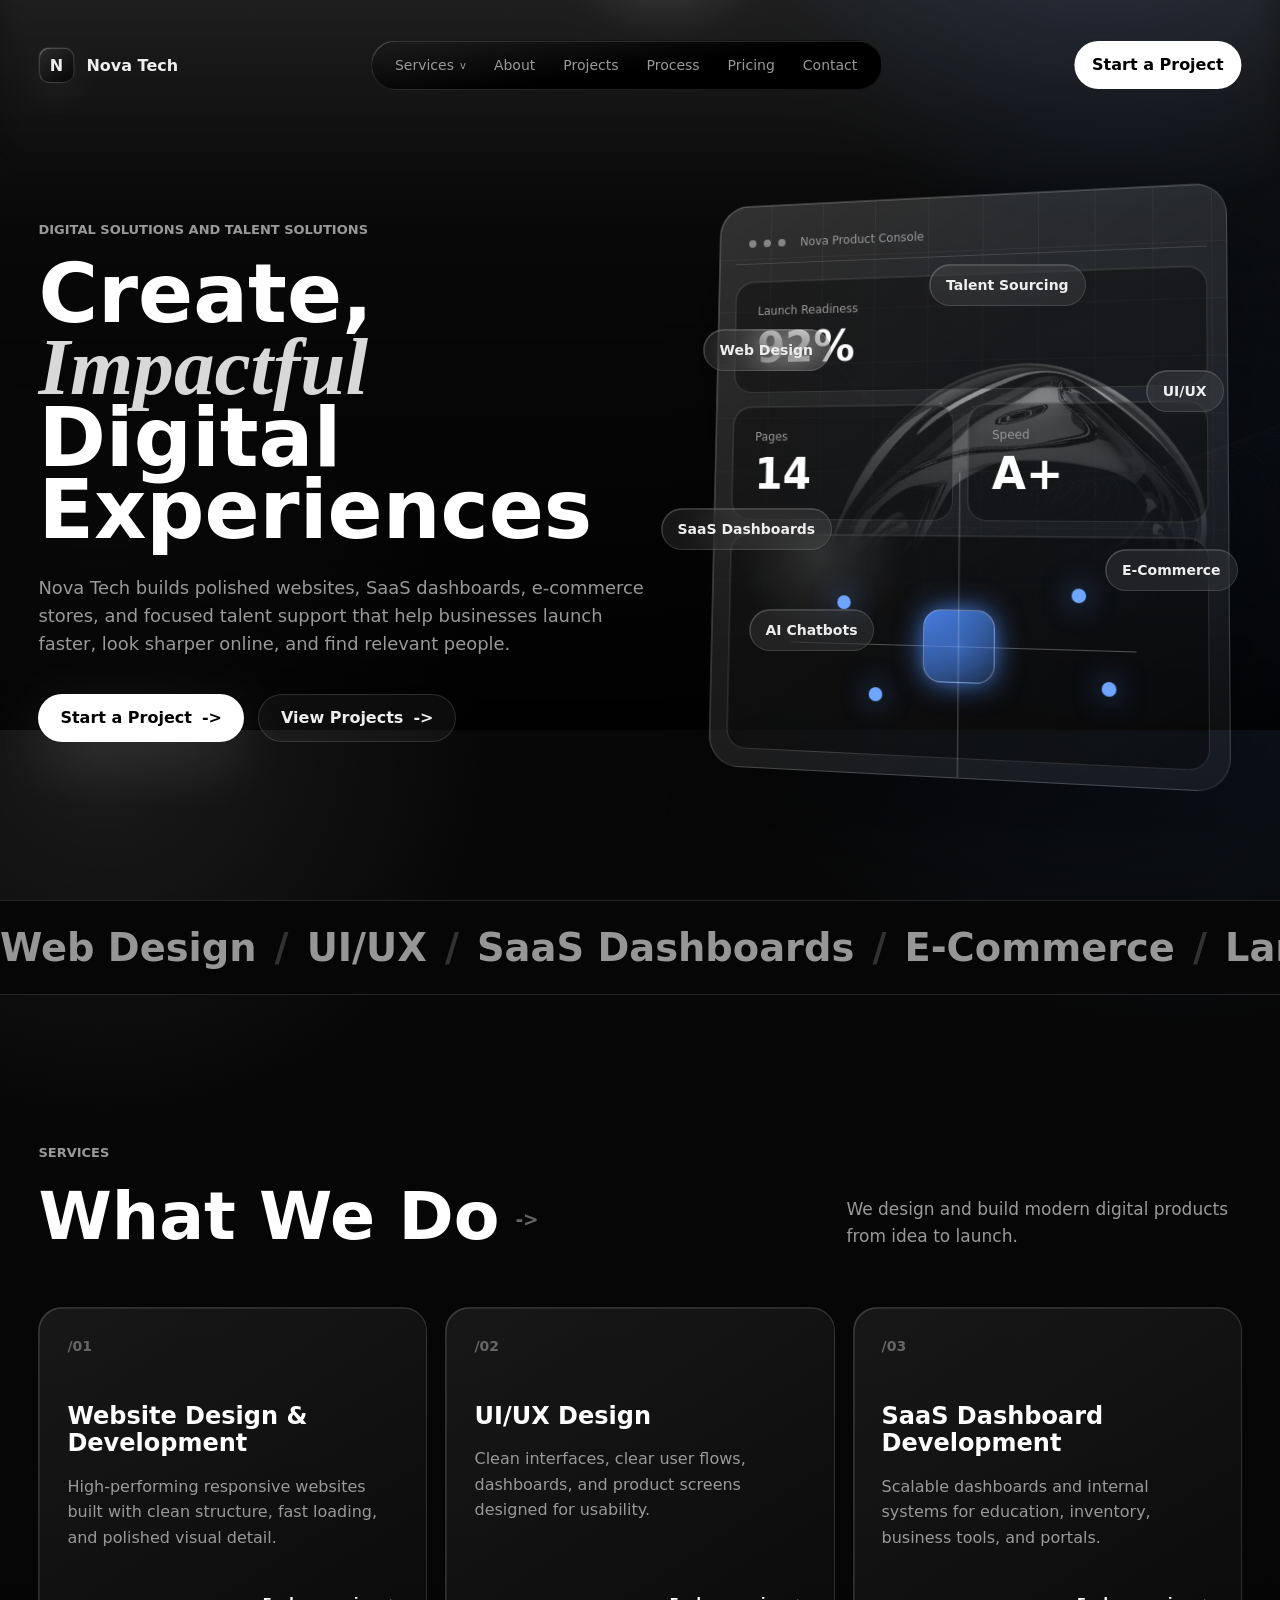
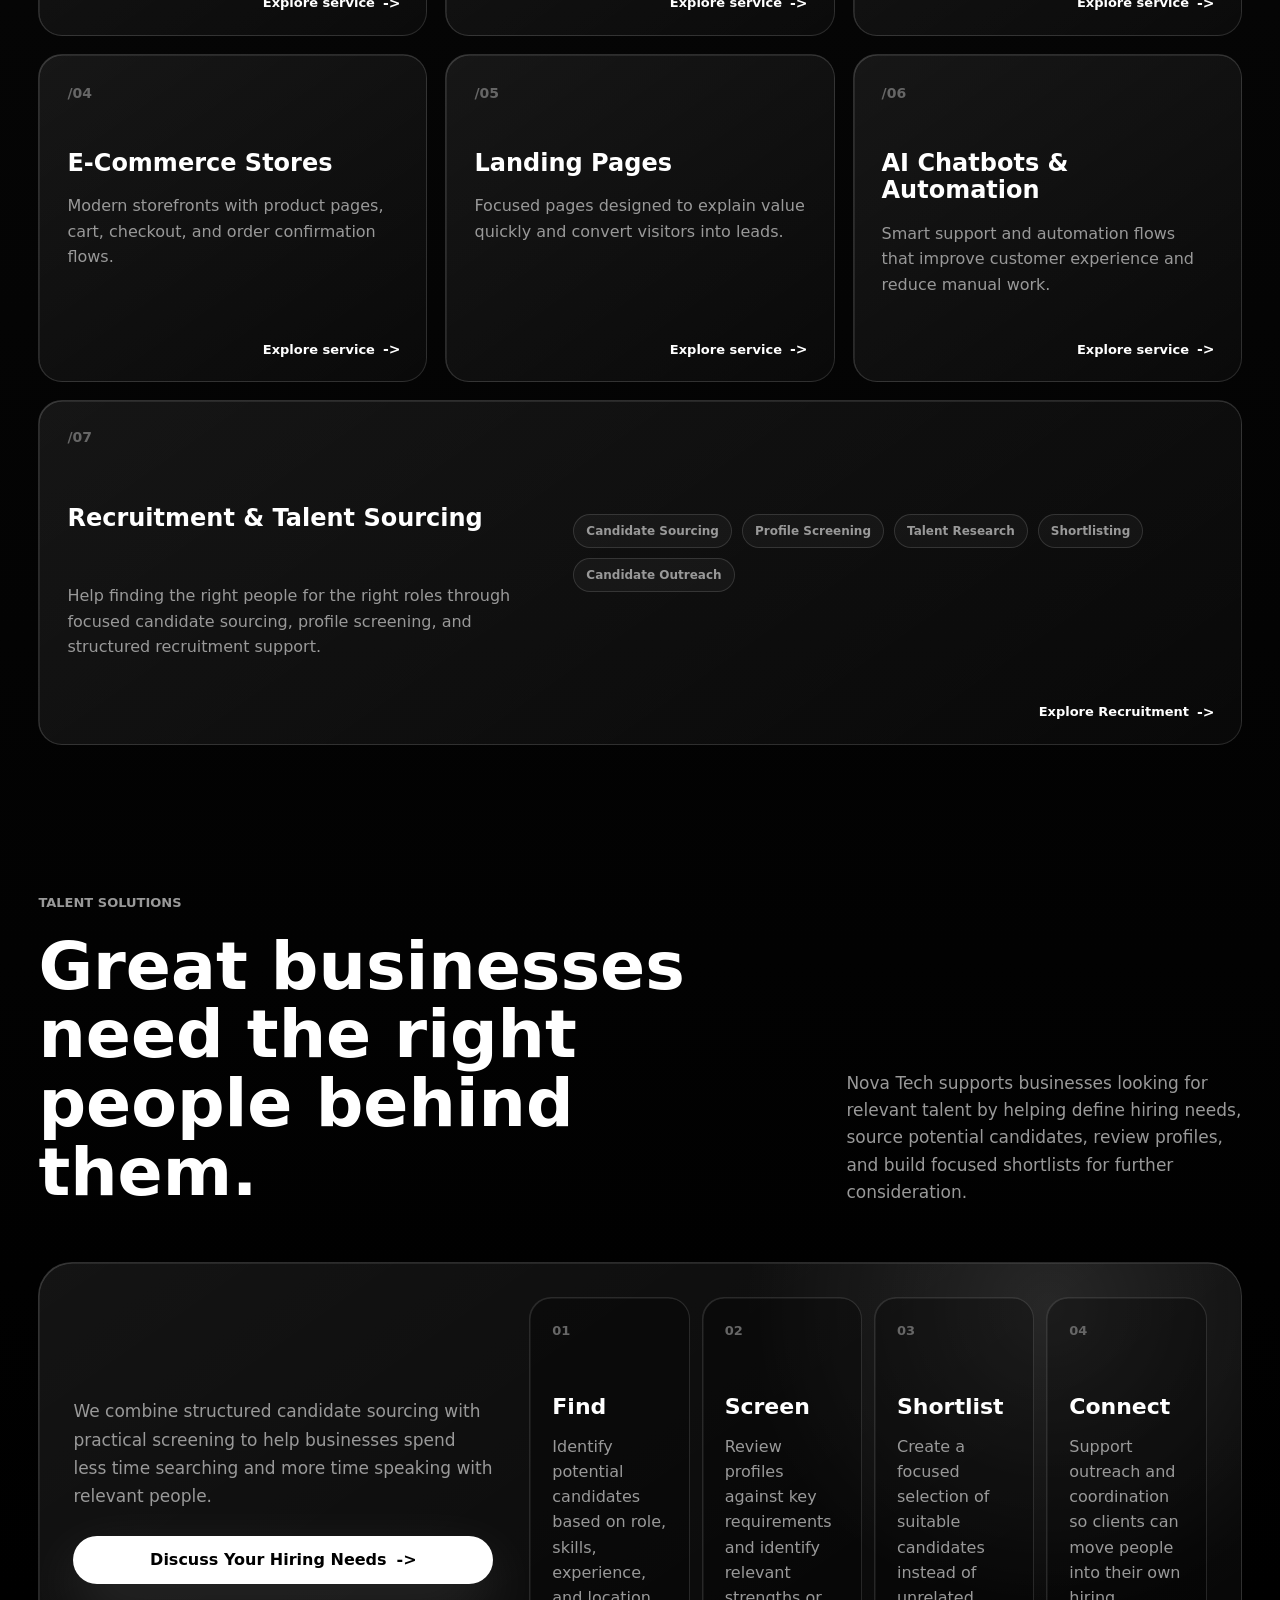
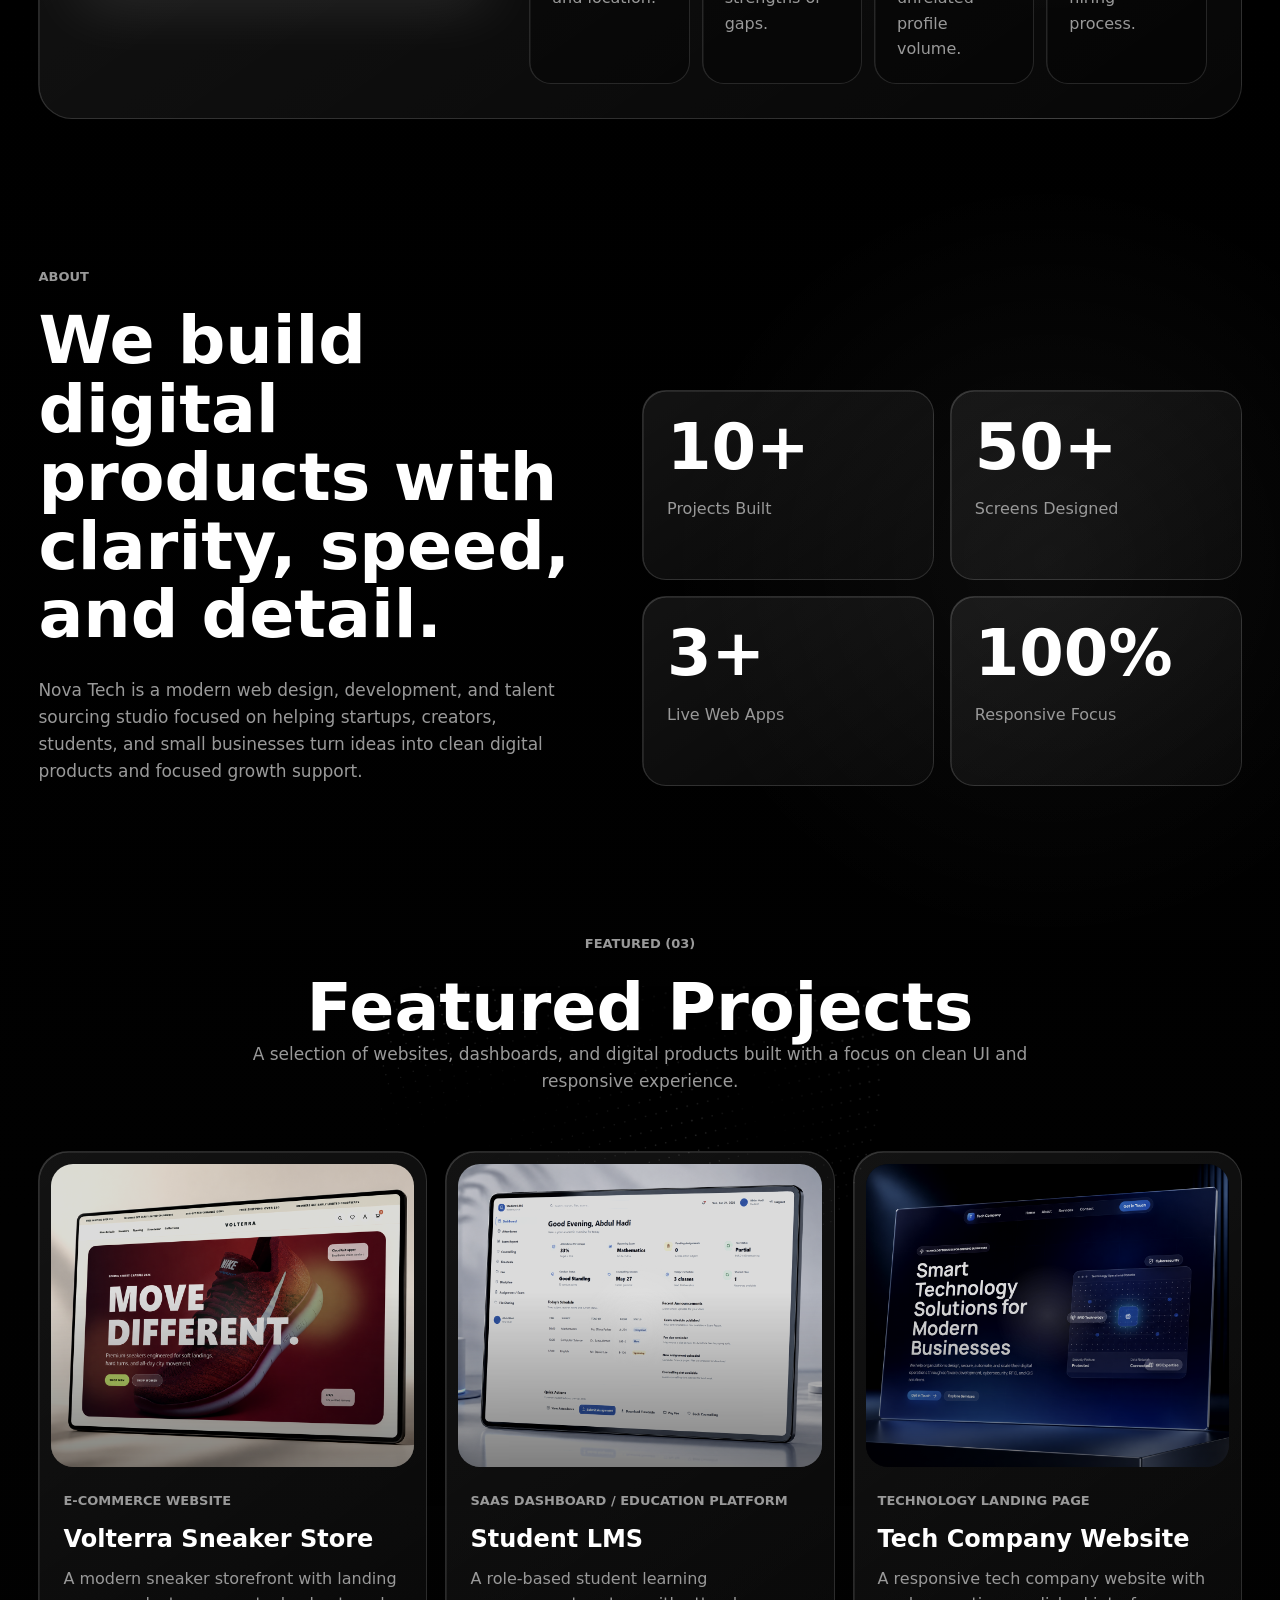
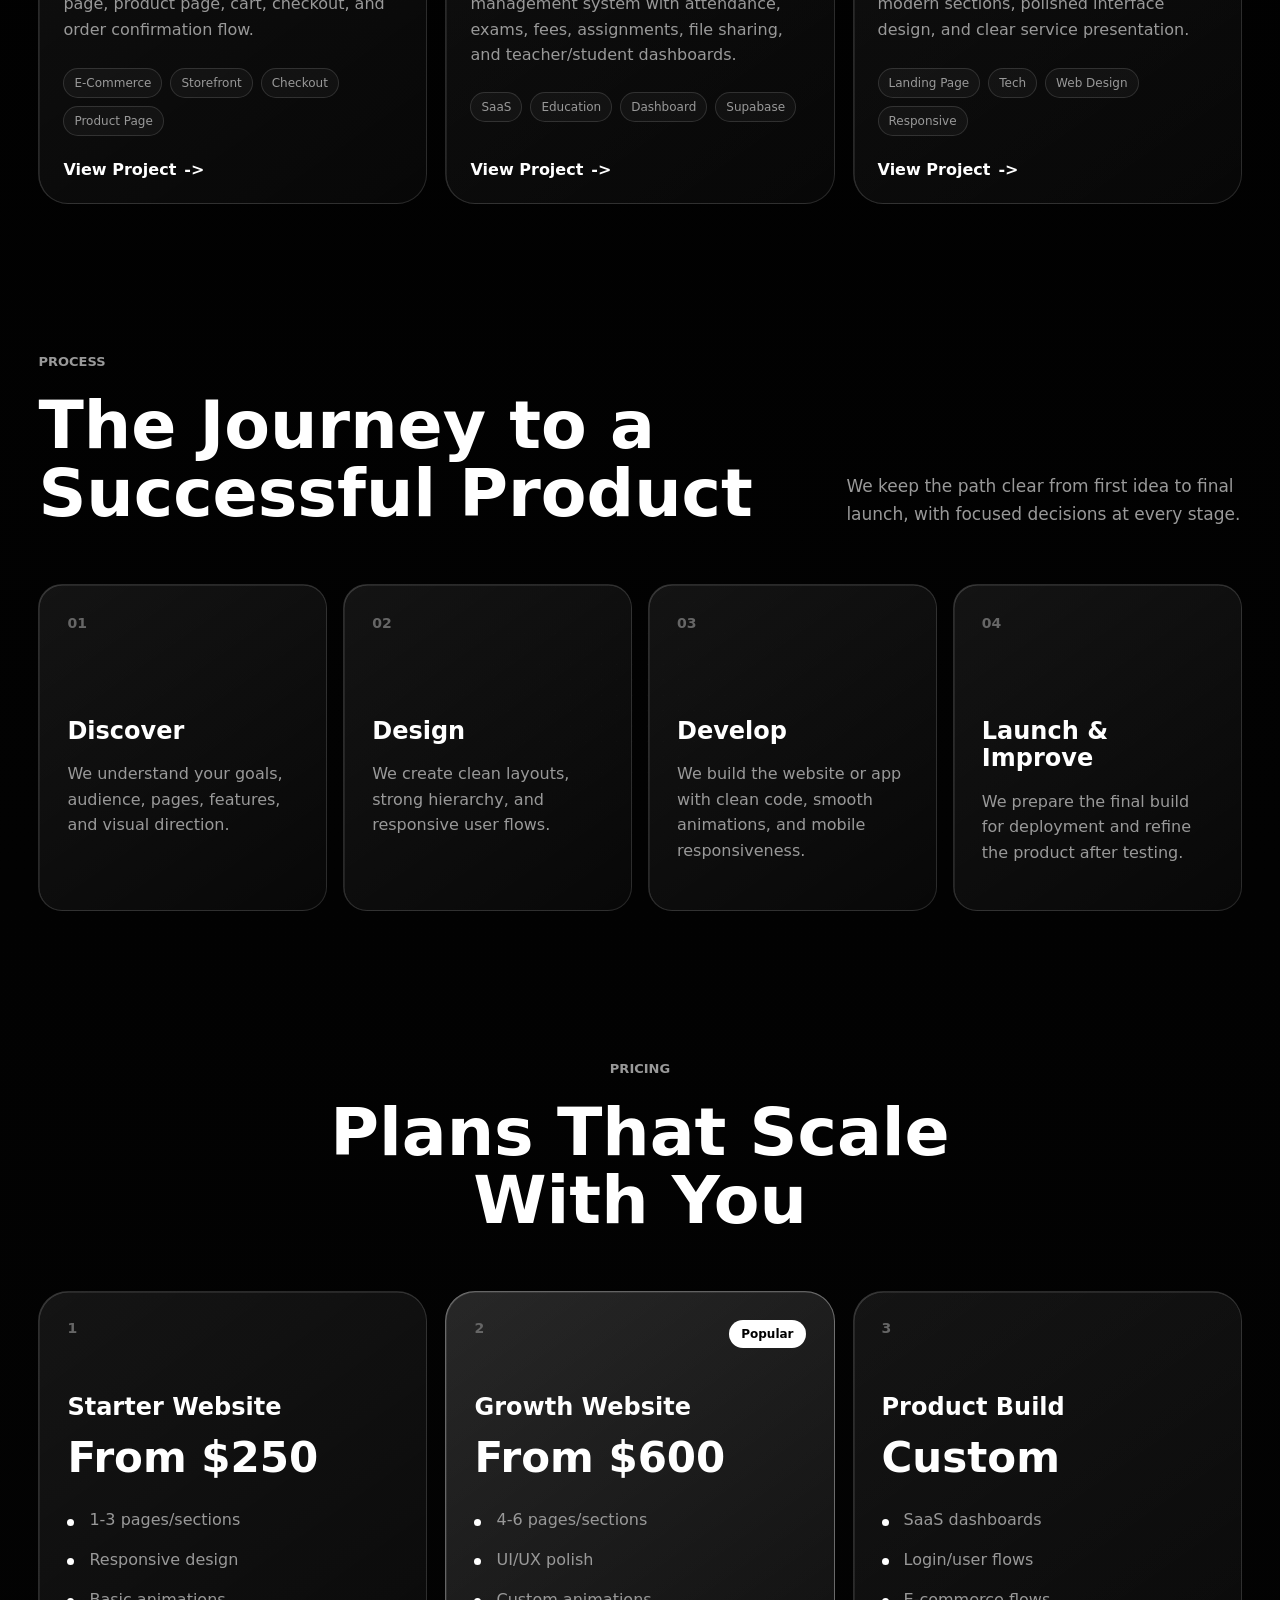
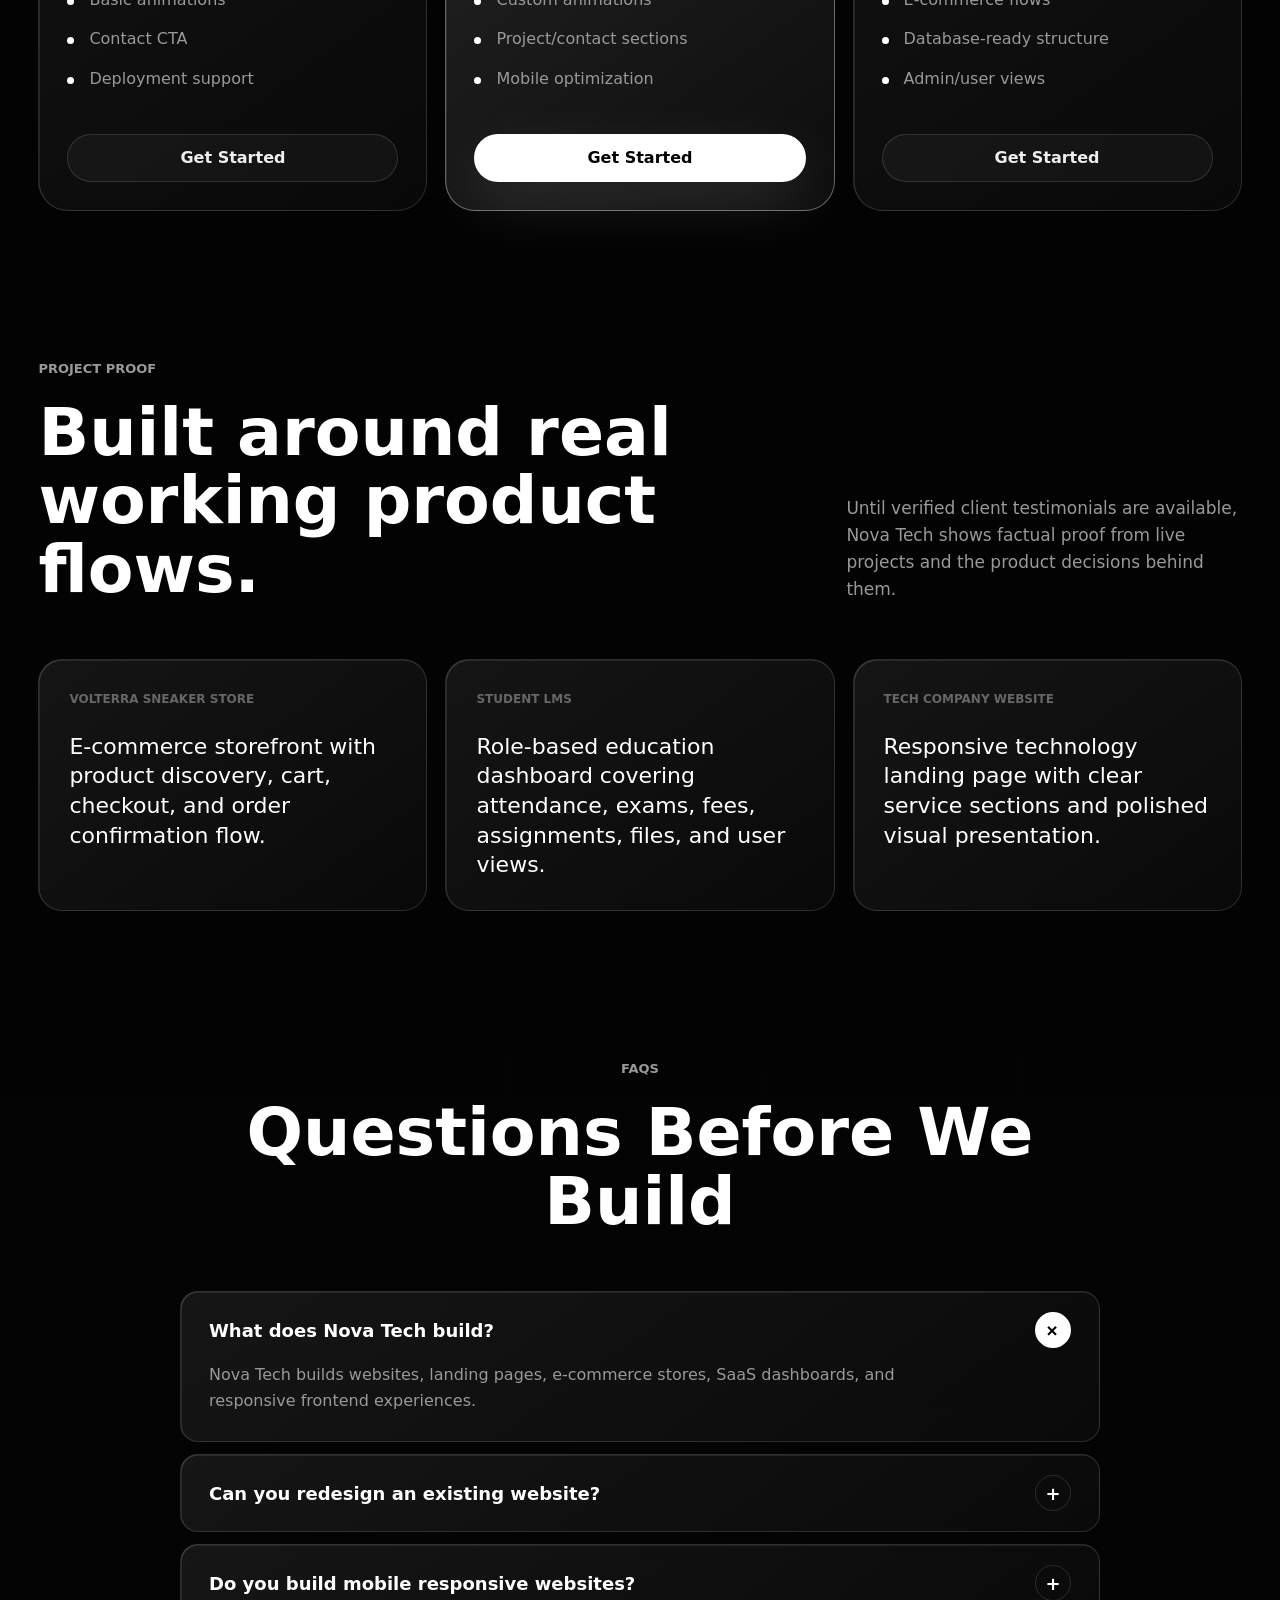
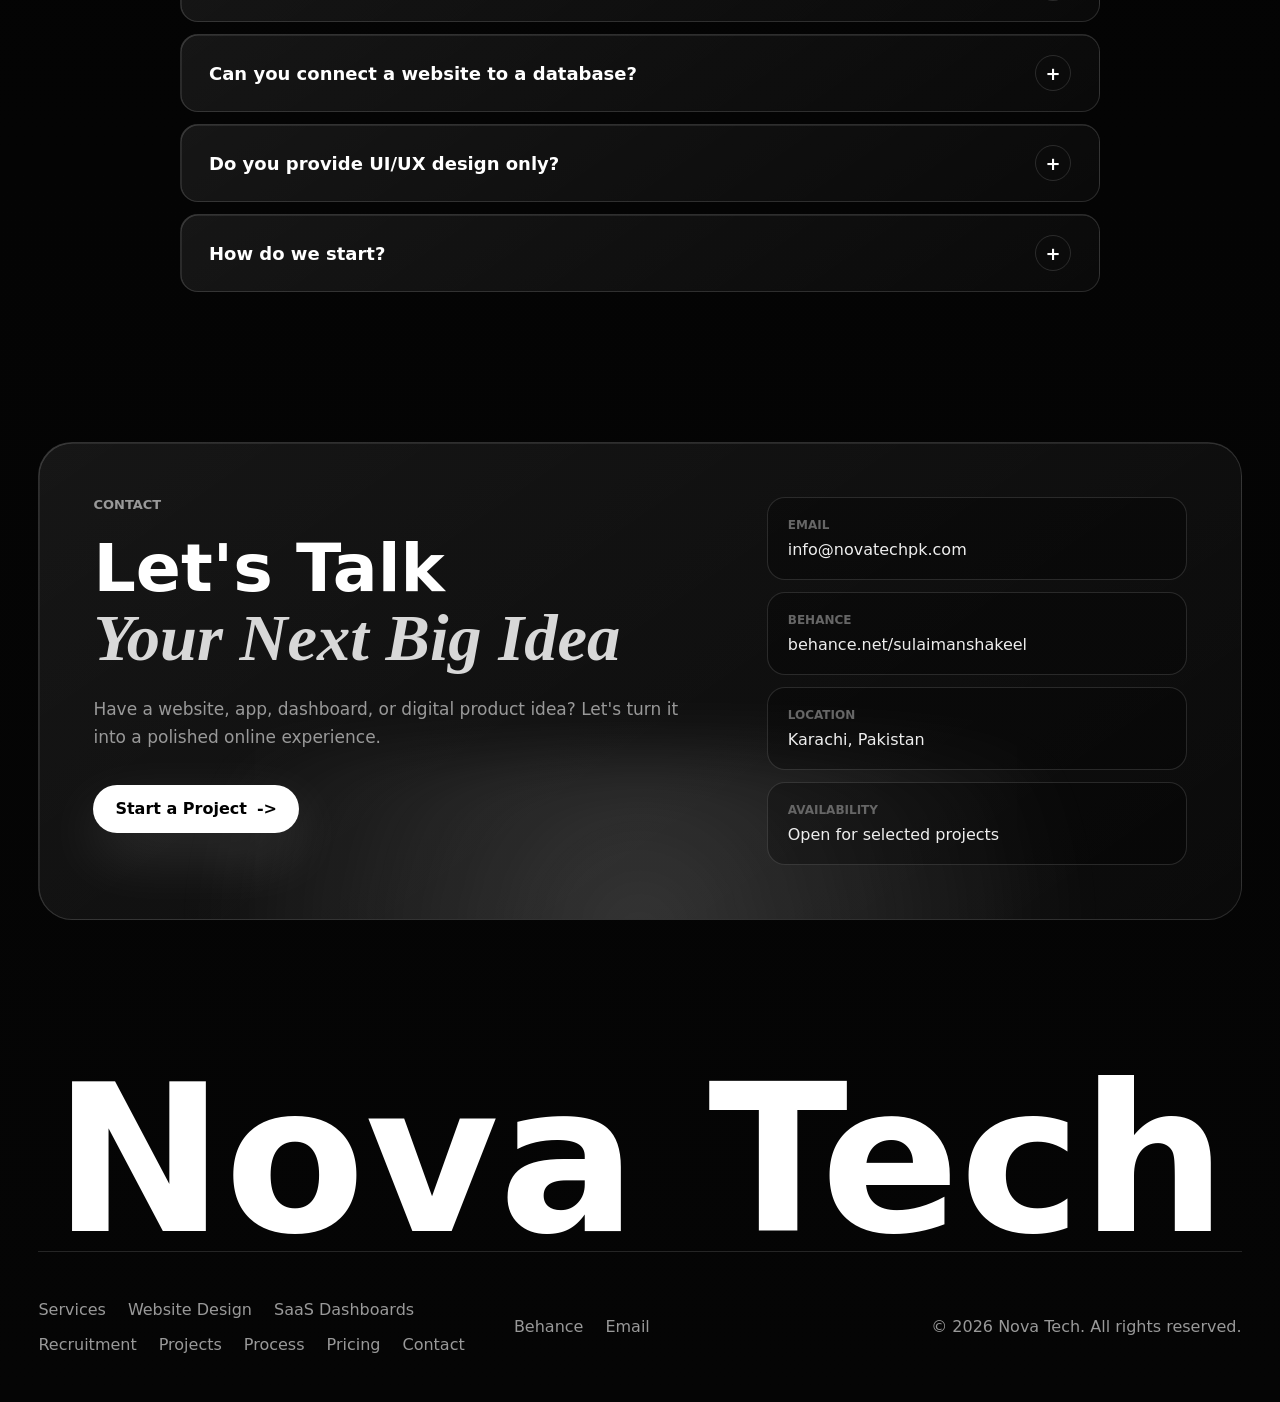
<file: index.html>
<!DOCTYPE html>
<html lang="en">
  <head>
    <meta charset="UTF-8" />
    <meta name="viewport" content="width=device-width, initial-scale=1.0" />
    <meta
      name="description"
      content="Nova Tech is a modern web design, digital product, and talent sourcing studio building websites, SaaS dashboards, e-commerce stores, AI chatbot integrations, and focused recruitment support."
    />
    <link rel="canonical" href="https://www.novatechpk.com/" />
    <meta property="og:title" content="Nova Tech - Web Design and Development Studio" />
    <meta
      property="og:description"
      content="Polished websites, SaaS dashboards, e-commerce stores, digital experiences, and focused recruitment support built with clarity, speed, and detail."
    />
    <meta property="og:type" content="website" />
    <meta property="og:url" content="https://www.novatechpk.com/" />
    <meta property="og:image" content="https://www.novatechpk.com/assets/tech-website.png" />
    <meta name="twitter:card" content="summary_large_image" />
    <title>Nova Tech - Web Design and Development Studio</title>
    <script>
      document.documentElement.classList.add("js");
    </script>
    <link
      rel="icon"
      href="data:image/svg+xml,%3Csvg xmlns='http://www.w3.org/2000/svg' viewBox='0 0 64 64'%3E%3Crect width='64' height='64' rx='18' fill='%23000'/%3E%3Cpath d='M17 45V19h7.5l15 17.3V19H47v26h-7.1L24.5 27.2V45H17Z' fill='%23fff'/%3E%3C/svg%3E"
    />
    <link rel="stylesheet" href="./styles.css" />
    <script type="application/ld+json">
      {
        "@context": "https://schema.org",
        "@graph": [
          {
            "@type": "Organization",
            "@id": "https://www.novatechpk.com/#organization",
            "name": "Nova Tech",
            "url": "https://www.novatechpk.com/",
            "email": "info@novatechpk.com",
            "address": {
              "@type": "PostalAddress",
              "addressLocality": "Karachi",
              "addressCountry": "PK"
            },
            "sameAs": ["https://www.behance.net/sulaimanshakeel"]
          },
          {
            "@type": "WebSite",
            "@id": "https://www.novatechpk.com/#website",
            "name": "Nova Tech",
            "url": "https://www.novatechpk.com/",
            "publisher": {
              "@id": "https://www.novatechpk.com/#organization"
            }
          }
        ]
      }
    </script>
  </head>
  <body>
    <div class="page-glow" aria-hidden="true"></div>

    <header class="site-header" data-header>
      <div class="header-inner">
        <a class="brand" href="/" aria-label="Nova Tech home">
          <span class="brand-mark">N</span>
          <span>Nova Tech</span>
        </a>

        <nav class="desktop-nav" aria-label="Primary navigation">
          <div class="nav-dropdown" data-dropdown>
            <button class="nav-dropdown-toggle" type="button" aria-expanded="false" aria-controls="services-menu" data-dropdown-toggle>
              Services
              <span aria-hidden="true">v</span>
            </button>
            <div class="nav-dropdown-menu" id="services-menu" data-dropdown-menu>
              <a href="/services">All Services</a>
              <a href="/services/web-design-development">Website Design & Development</a>
              <a href="/services/saas-dashboard-development">SaaS Dashboards & Digital Products</a>
              <a href="/services#recruitment">Recruitment & Talent Sourcing</a>
            </div>
          </div>
          <a href="#about">About</a>
          <a href="#projects">Projects</a>
          <a href="#process">Process</a>
          <a href="#pricing">Pricing</a>
          <a href="#contact">Contact</a>
        </nav>

        <a class="header-cta magnetic" href="mailto:info@novatechpk.com?subject=Start%20a%20Project">Start a Project</a>

        <button class="menu-toggle" type="button" aria-label="Open navigation" aria-expanded="false" data-menu-toggle>
          <span></span>
          <span></span>
        </button>
      </div>

      <nav class="mobile-nav" aria-label="Mobile navigation" data-mobile-nav>
        <a href="/services">Services</a>
        <a href="/services/web-design-development">Website Design & Development</a>
        <a href="/services/saas-dashboard-development">SaaS Dashboards & Digital Products</a>
        <a href="/services#recruitment">Recruitment & Talent Sourcing</a>
        <a href="#about">About</a>
        <a href="#projects">Projects</a>
        <a href="#process">Process</a>
        <a href="#pricing">Pricing</a>
        <a href="#contact">Contact</a>
      </nav>
    </header>

    <main>
      <section class="hero section-shell" id="hero">
        <div class="hero-bg" aria-hidden="true">
          <img src="./assets/nova-hero-orb.svg" alt="" class="hero-orb" />
          <img src="./assets/template-wave-field.png" alt="" class="hero-wave" />
        </div>

        <div class="hero-copy">
          <p class="eyebrow reveal">Digital solutions and talent solutions</p>
          <h1 class="reveal stagger-1">
            Create,<br />
            <em>Impactful</em><br />
            Digital Experiences
          </h1>
          <p class="hero-text reveal stagger-2">
            Nova Tech builds polished websites, SaaS dashboards, e-commerce stores, and focused talent support that help
            businesses launch faster, look sharper online, and find relevant people.
          </p>
          <div class="hero-actions reveal stagger-3">
            <a class="button button-primary magnetic" href="mailto:info@novatechpk.com?subject=Start%20a%20Project">
              Start a Project
              <span aria-hidden="true">-></span>
            </a>
            <a class="button button-secondary magnetic" href="#projects">
              View Projects
              <span aria-hidden="true">-></span>
            </a>
          </div>
        </div>

        <div class="hero-visual reveal stagger-2" aria-label="Nova Tech digital product preview">
          <div class="preview-shell">
            <div class="preview-topbar">
              <span></span>
              <span></span>
              <span></span>
              <p>Nova Product Console</p>
            </div>
            <div class="preview-grid">
              <div class="preview-card wide">
                <span class="metric-label">Launch Readiness</span>
                <strong>92%</strong>
              </div>
              <div class="preview-card">
                <span class="metric-label">Pages</span>
                <strong>14</strong>
              </div>
              <div class="preview-card">
                <span class="metric-label">Speed</span>
                <strong>A+</strong>
              </div>
              <div class="preview-panel">
                <span class="node node-a"></span>
                <span class="node node-b"></span>
                <span class="node node-c"></span>
                <span class="node node-d"></span>
                <span class="node node-center"></span>
              </div>
            </div>
          </div>

          <span class="float-label float-one">Web Design</span>
          <span class="float-label float-two">UI/UX</span>
          <span class="float-label float-three">SaaS Dashboards</span>
          <span class="float-label float-four">E-Commerce</span>
          <span class="float-label float-five">AI Chatbots</span>
          <span class="float-label float-six">Talent Sourcing</span>
        </div>
      </section>

      <section class="marquee" aria-label="Nova Tech services ticker">
        <div class="marquee-track">
          <span>Web Design</span>
          <span>UI/UX</span>
          <span>SaaS Dashboards</span>
          <span>E-Commerce</span>
          <span>Landing Pages</span>
          <span>AI Chatbots</span>
          <span>Talent Sourcing</span>
          <span>Responsive Frontends</span>
          <span>Web Design</span>
          <span>UI/UX</span>
          <span>SaaS Dashboards</span>
          <span>E-Commerce</span>
          <span>Landing Pages</span>
          <span>AI Chatbots</span>
          <span>Talent Sourcing</span>
          <span>Responsive Frontends</span>
        </div>
      </section>

      <section class="section-shell services" id="services">
        <div class="section-kicker reveal">Services</div>
        <div class="section-heading split">
          <h2 class="reveal"><a class="heading-link" href="/services">What We Do</a></h2>
          <p class="reveal stagger-1">We design and build modern digital products from idea to launch.</p>
        </div>

        <div class="service-grid">
          <a class="service-card service-link reveal" href="/services/web-design-development">
            <span>/01</span>
            <h3>Website Design & Development</h3>
            <p>High-performing responsive websites built with clean structure, fast loading, and polished visual detail.</p>
            <strong>Explore service <span aria-hidden="true">-></span></strong>
          </a>
          <a class="service-card service-link reveal stagger-1" href="/services/web-design-development">
            <span>/02</span>
            <h3>UI/UX Design</h3>
            <p>Clean interfaces, clear user flows, dashboards, and product screens designed for usability.</p>
            <strong>Explore service <span aria-hidden="true">-></span></strong>
          </a>
          <a class="service-card service-link reveal stagger-2" href="/services/saas-dashboard-development">
            <span>/03</span>
            <h3>SaaS Dashboard Development</h3>
            <p>Scalable dashboards and internal systems for education, inventory, business tools, and portals.</p>
            <strong>Explore service <span aria-hidden="true">-></span></strong>
          </a>
          <a class="service-card service-link reveal" href="/services">
            <span>/04</span>
            <h3>E-Commerce Stores</h3>
            <p>Modern storefronts with product pages, cart, checkout, and order confirmation flows.</p>
            <strong>Explore service <span aria-hidden="true">-></span></strong>
          </a>
          <a class="service-card service-link reveal stagger-1" href="/services/web-design-development">
            <span>/05</span>
            <h3>Landing Pages</h3>
            <p>Focused pages designed to explain value quickly and convert visitors into leads.</p>
            <strong>Explore service <span aria-hidden="true">-></span></strong>
          </a>
          <a class="service-card service-link reveal stagger-2" href="/services">
            <span>/06</span>
            <h3>AI Chatbots & Automation</h3>
            <p>Smart support and automation flows that improve customer experience and reduce manual work.</p>
            <strong>Explore service <span aria-hidden="true">-></span></strong>
          </a>
          <a class="service-card service-link recruitment-card reveal" href="/services#recruitment">
            <span>/07</span>
            <h3>Recruitment & Talent Sourcing</h3>
            <p>
              Help finding the right people for the right roles through focused candidate sourcing, profile screening,
              and structured recruitment support.
            </p>
            <div class="mini-tags" aria-label="Recruitment capabilities">
              <span>Candidate Sourcing</span>
              <span>Profile Screening</span>
              <span>Talent Research</span>
              <span>Shortlisting</span>
              <span>Candidate Outreach</span>
            </div>
            <strong>Explore Recruitment <span aria-hidden="true">-></span></strong>
          </a>
        </div>
      </section>

      <section class="section-shell talent-spotlight" id="talent-solutions">
        <div class="section-heading split">
          <div>
            <div class="section-kicker reveal">Talent Solutions</div>
            <h2 class="reveal stagger-1">Great businesses need the right people behind them.</h2>
          </div>
          <p class="reveal stagger-2">
            Nova Tech supports businesses looking for relevant talent by helping define hiring needs, source potential
            candidates, review profiles, and build focused shortlists for further consideration.
          </p>
        </div>

        <div class="talent-panel reveal">
          <div class="talent-copy">
            <p>
              We combine structured candidate sourcing with practical screening to help businesses spend less time
              searching and more time speaking with relevant people.
            </p>
            <a class="button button-primary magnetic" href="mailto:info@novatechpk.com?subject=Recruitment%20%2F%20Talent%20Sourcing">
              Discuss Your Hiring Needs
              <span aria-hidden="true">-></span>
            </a>
          </div>
          <div class="talent-flow" aria-label="Recruitment sourcing workflow">
            <article><span>01</span><h3>Find</h3><p>Identify potential candidates based on role, skills, experience, and location.</p></article>
            <article><span>02</span><h3>Screen</h3><p>Review profiles against key requirements and identify relevant strengths or gaps.</p></article>
            <article><span>03</span><h3>Shortlist</h3><p>Create a focused selection of suitable candidates instead of unrelated profile volume.</p></article>
            <article><span>04</span><h3>Connect</h3><p>Support outreach and coordination so clients can move people into their own hiring process.</p></article>
          </div>
        </div>
      </section>

      <section class="section-shell about" id="about">
        <div class="about-copy">
          <div class="section-kicker reveal">About</div>
          <h2 class="reveal">We build digital products with clarity, speed, and detail.</h2>
          <p class="reveal stagger-1">
            Nova Tech is a modern web design, development, and talent sourcing studio focused on helping startups,
            creators, students, and small businesses turn ideas into clean digital products and focused growth support.
          </p>
        </div>

        <div class="stats-grid">
          <div class="stat-card reveal"><strong>10+</strong><span>Projects Built</span></div>
          <div class="stat-card reveal stagger-1"><strong>50+</strong><span>Screens Designed</span></div>
          <div class="stat-card reveal stagger-2"><strong>3+</strong><span>Live Web Apps</span></div>
          <div class="stat-card reveal stagger-3"><strong>100%</strong><span>Responsive Focus</span></div>
        </div>
      </section>

      <section class="section-shell projects" id="projects">
        <div class="section-heading centered">
          <div class="section-kicker reveal">Featured (03)</div>
          <h2 class="reveal stagger-1">Featured Projects</h2>
          <p class="reveal stagger-2">
            A selection of websites, dashboards, and digital products built with a focus on clean UI and responsive
            experience.
          </p>
        </div>

        <div class="project-grid">
          <a
            class="project-card reveal"
            href="https://sneaker-store-self.vercel.app/"
            target="_blank"
            rel="noopener"
          >
            <div class="project-image">
              <img src="./assets/sneaker-store.png" alt="Volterra Sneaker Store website preview" />
              <span class="project-cursor">View</span>
            </div>
            <div class="project-body">
              <p>E-Commerce Website</p>
              <h3>Volterra Sneaker Store</h3>
              <span class="project-description">
                A modern sneaker storefront with landing page, product page, cart, checkout, and order confirmation flow.
              </span>
              <div class="tag-row">
                <span>E-Commerce</span>
                <span>Storefront</span>
                <span>Checkout</span>
                <span>Product Page</span>
              </div>
              <span class="project-link">View Project <span aria-hidden="true">-></span></span>
            </div>
          </a>

          <a
            class="project-card reveal stagger-1"
            href="https://student-lms-alpha.vercel.app/dashboard"
            target="_blank"
            rel="noopener"
          >
            <div class="project-image">
              <img src="./assets/student-lms.png" alt="Student LMS dashboard preview" />
              <span class="project-cursor">View</span>
            </div>
            <div class="project-body">
              <p>SaaS Dashboard / Education Platform</p>
              <h3>Student LMS</h3>
              <span class="project-description">
                A role-based student learning management system with attendance, exams, fees, assignments, file sharing,
                and teacher/student dashboards.
              </span>
              <div class="tag-row">
                <span>SaaS</span>
                <span>Education</span>
                <span>Dashboard</span>
                <span>Supabase</span>
              </div>
              <span class="project-link">View Project <span aria-hidden="true">-></span></span>
            </div>
          </a>

          <a
            class="project-card reveal stagger-2"
            href="https://tech-website-phi.vercel.app/"
            target="_blank"
            rel="noopener"
          >
            <div class="project-image">
              <img src="./assets/tech-website.png" alt="Tech Company Website landing page preview" />
              <span class="project-cursor">View</span>
            </div>
            <div class="project-body">
              <p>Technology Landing Page</p>
              <h3>Tech Company Website</h3>
              <span class="project-description">
                A responsive tech company website with modern sections, polished interface design, and clear service
                presentation.
              </span>
              <div class="tag-row">
                <span>Landing Page</span>
                <span>Tech</span>
                <span>Web Design</span>
                <span>Responsive</span>
              </div>
              <span class="project-link">View Project <span aria-hidden="true">-></span></span>
            </div>
          </a>
        </div>
      </section>

      <section class="section-shell process" id="process">
        <div class="section-heading split">
          <div>
            <div class="section-kicker reveal">Process</div>
            <h2 class="reveal stagger-1">The Journey to a Successful Product</h2>
          </div>
          <p class="reveal stagger-2">
            We keep the path clear from first idea to final launch, with focused decisions at every stage.
          </p>
        </div>

        <div class="process-list">
          <article class="process-step reveal">
            <span>01</span>
            <h3>Discover</h3>
            <p>We understand your goals, audience, pages, features, and visual direction.</p>
          </article>
          <article class="process-step reveal stagger-1">
            <span>02</span>
            <h3>Design</h3>
            <p>We create clean layouts, strong hierarchy, and responsive user flows.</p>
          </article>
          <article class="process-step reveal stagger-2">
            <span>03</span>
            <h3>Develop</h3>
            <p>We build the website or app with clean code, smooth animations, and mobile responsiveness.</p>
          </article>
          <article class="process-step reveal stagger-3">
            <span>04</span>
            <h3>Launch & Improve</h3>
            <p>We prepare the final build for deployment and refine the product after testing.</p>
          </article>
        </div>
      </section>

      <section class="section-shell pricing" id="pricing">
        <div class="section-heading centered">
          <div class="section-kicker reveal">Pricing</div>
          <h2 class="reveal stagger-1">Plans That Scale With You</h2>
        </div>

        <div class="pricing-grid">
          <article class="plan-card reveal">
            <span class="plan-number">1</span>
            <h3>Starter Website</h3>
            <p class="price">From $250</p>
            <ul>
              <li>1-3 pages/sections</li>
              <li>Responsive design</li>
              <li>Basic animations</li>
              <li>Contact CTA</li>
              <li>Deployment support</li>
            </ul>
            <a class="button button-secondary magnetic" href="mailto:info@novatechpk.com?subject=Starter%20Website">
              Get Started
            </a>
          </article>

          <article class="plan-card featured-plan reveal stagger-1">
            <span class="plan-badge">Popular</span>
            <span class="plan-number">2</span>
            <h3>Growth Website</h3>
            <p class="price">From $600</p>
            <ul>
              <li>4-6 pages/sections</li>
              <li>UI/UX polish</li>
              <li>Custom animations</li>
              <li>Project/contact sections</li>
              <li>Mobile optimization</li>
            </ul>
            <a class="button button-primary magnetic" href="mailto:info@novatechpk.com?subject=Growth%20Website">
              Get Started
            </a>
          </article>

          <article class="plan-card reveal stagger-2">
            <span class="plan-number">3</span>
            <h3>Product Build</h3>
            <p class="price">Custom</p>
            <ul>
              <li>SaaS dashboards</li>
              <li>Login/user flows</li>
              <li>E-commerce flows</li>
              <li>Database-ready structure</li>
              <li>Admin/user views</li>
            </ul>
            <a class="button button-secondary magnetic" href="mailto:info@novatechpk.com?subject=Product%20Build">
              Get Started
            </a>
          </article>
        </div>
      </section>

      <section class="section-shell project-proof" id="proof">
        <div class="section-heading split">
          <div>
            <div class="section-kicker reveal">Project Proof</div>
            <h2 class="reveal stagger-1">Built around real working product flows.</h2>
          </div>
          <p class="reveal stagger-2">
            Until verified client testimonials are available, Nova Tech shows factual proof from live projects and the
            product decisions behind them.
          </p>
        </div>

        <div class="testimonial-grid proof-grid">
          <article class="testimonial-card proof-card reveal">
            <span>Volterra Sneaker Store</span>
            <p>E-commerce storefront with product discovery, cart, checkout, and order confirmation flow.</p>
          </article>
          <article class="testimonial-card proof-card reveal stagger-1">
            <span>Student LMS</span>
            <p>Role-based education dashboard covering attendance, exams, fees, assignments, files, and user views.</p>
          </article>
          <article class="testimonial-card proof-card reveal stagger-2">
            <span>Tech Company Website</span>
            <p>Responsive technology landing page with clear service sections and polished visual presentation.</p>
          </article>
        </div>
      </section>

      <section class="section-shell faq" id="faqs">
        <div class="section-heading centered">
          <div class="section-kicker reveal">FAQs</div>
          <h2 class="reveal stagger-1">Questions Before We Build</h2>
        </div>

        <div class="faq-list">
          <details class="faq-item reveal" open>
            <summary>What does Nova Tech build?</summary>
            <p>Nova Tech builds websites, landing pages, e-commerce stores, SaaS dashboards, and responsive frontend experiences.</p>
          </details>
          <details class="faq-item reveal">
            <summary>Can you redesign an existing website?</summary>
            <p>Yes, we can improve structure, visual hierarchy, responsiveness, and overall user experience.</p>
          </details>
          <details class="faq-item reveal">
            <summary>Do you build mobile responsive websites?</summary>
            <p>Yes, every project is designed and developed for desktop, tablet, and mobile.</p>
          </details>
          <details class="faq-item reveal">
            <summary>Can you connect a website to a database?</summary>
            <p>Yes, app-style projects can be prepared with database-ready structures using tools such as Supabase.</p>
          </details>
          <details class="faq-item reveal">
            <summary>Do you provide UI/UX design only?</summary>
            <p>Yes, Nova Tech can provide design-only screens or complete design-to-development builds.</p>
          </details>
          <details class="faq-item reveal">
            <summary>How do we start?</summary>
            <p>Send your idea, reference websites, required pages, and any content you already have.</p>
          </details>
        </div>
      </section>

      <section class="contact section-shell" id="contact">
        <div class="contact-panel reveal">
          <div class="contact-copy">
            <div class="section-kicker">Contact</div>
            <h2>Let&apos;s Talk<br /><em>Your Next Big Idea</em></h2>
            <p>Have a website, app, dashboard, or digital product idea? Let&apos;s turn it into a polished online experience.</p>
            <a class="button button-primary magnetic" href="mailto:info@novatechpk.com?subject=Start%20a%20Project">
              Start a Project
              <span aria-hidden="true">-></span>
            </a>
          </div>

          <div class="contact-details" aria-label="Nova Tech contact details">
            <a href="mailto:info@novatechpk.com">
              <span>Email</span>
              info@novatechpk.com
            </a>
            <a href="https://www.behance.net/sulaimanshakeel" target="_blank" rel="noopener">
              <span>Behance</span>
              behance.net/sulaimanshakeel
            </a>
            <p>
              <span>Location</span>
              Karachi, Pakistan
            </p>
            <p>
              <span>Availability</span>
              Open for selected projects
            </p>
          </div>
        </div>
      </section>
    </main>

    <footer class="site-footer">
      <div class="footer-wordmark">Nova Tech</div>
      <div class="footer-bottom">
        <nav aria-label="Footer navigation">
          <a href="/services">Services</a>
          <a href="/services/web-design-development">Website Design</a>
          <a href="/services/saas-dashboard-development">SaaS Dashboards</a>
          <a href="/services#recruitment">Recruitment</a>
          <a href="#projects">Projects</a>
          <a href="#process">Process</a>
          <a href="#pricing">Pricing</a>
          <a href="#contact">Contact</a>
        </nav>
        <nav aria-label="Social links">
          <a href="https://www.behance.net/sulaimanshakeel" target="_blank" rel="noopener">Behance</a>
          <a href="mailto:info@novatechpk.com">Email</a>
        </nav>
        <p>&copy; 2026 Nova Tech. All rights reserved.</p>
      </div>
    </footer>

    <script src="./script.js"></script>
  </body>
</html>
</file>
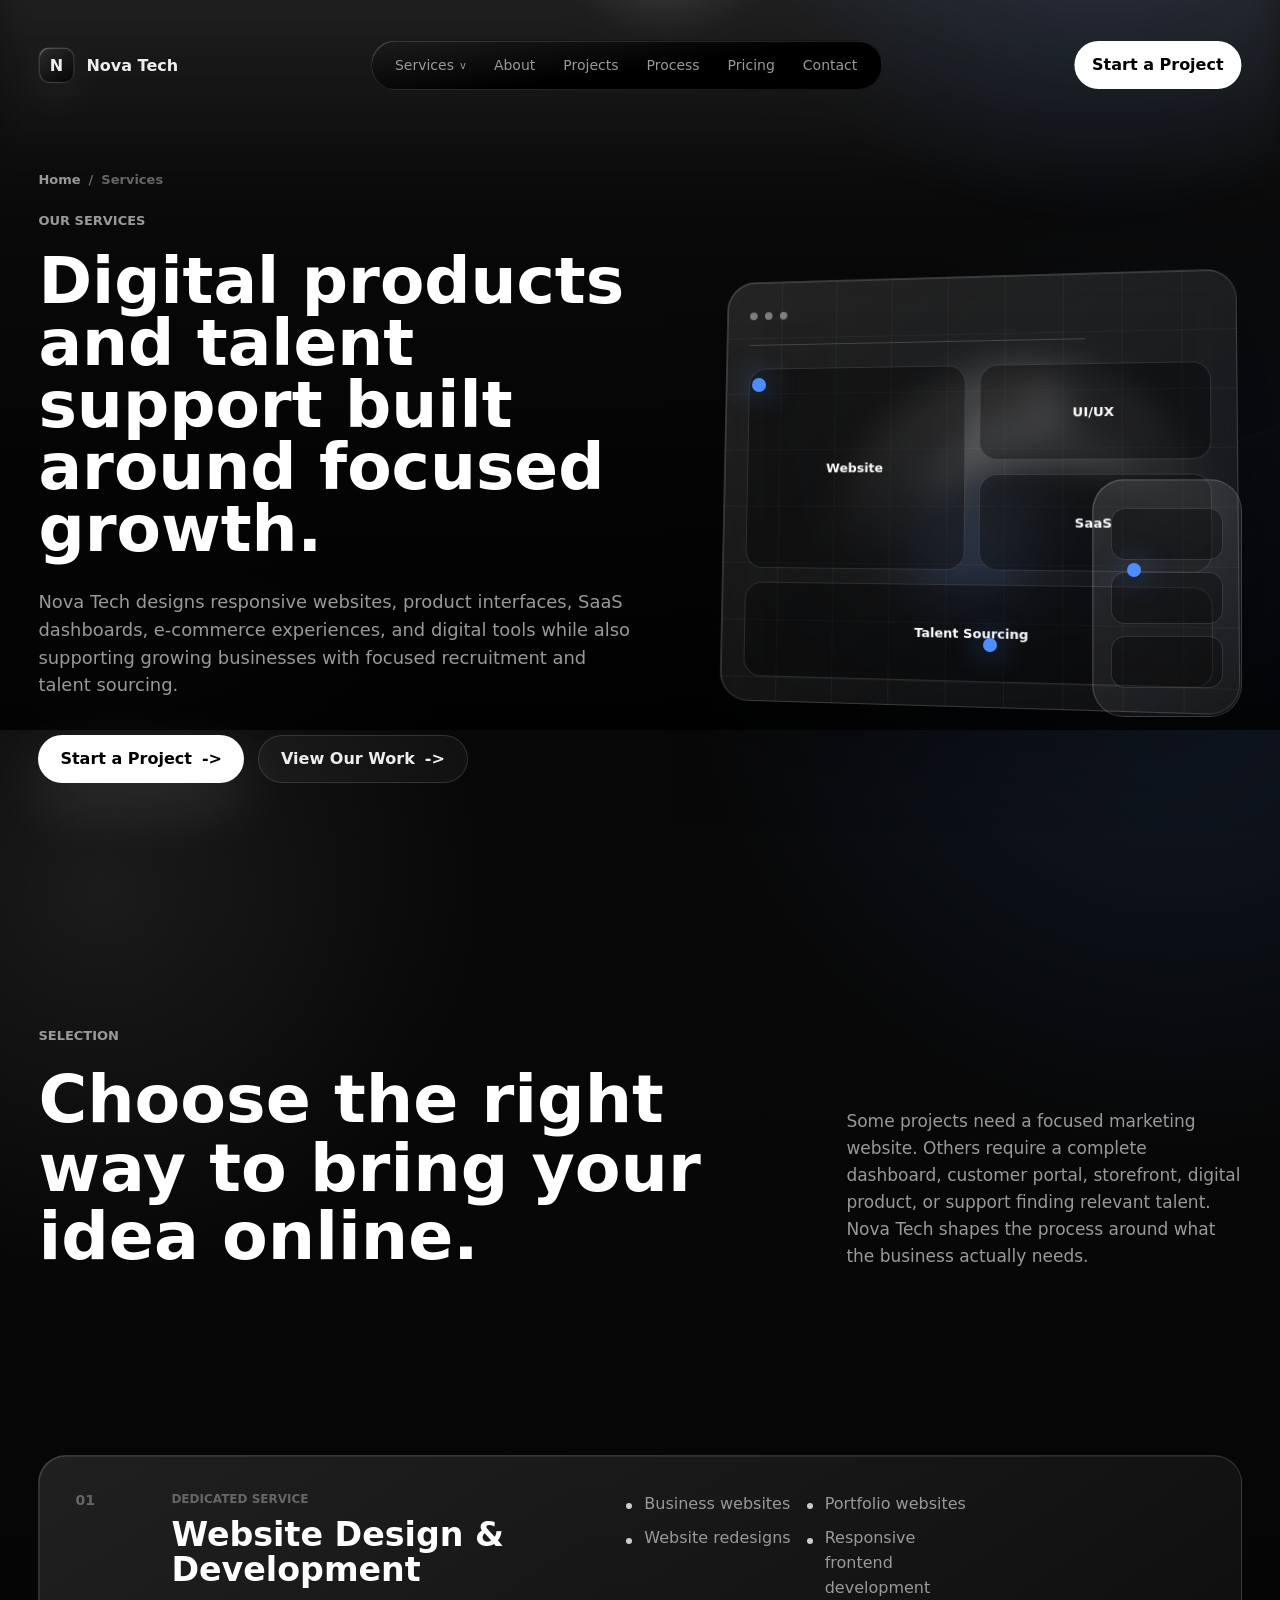
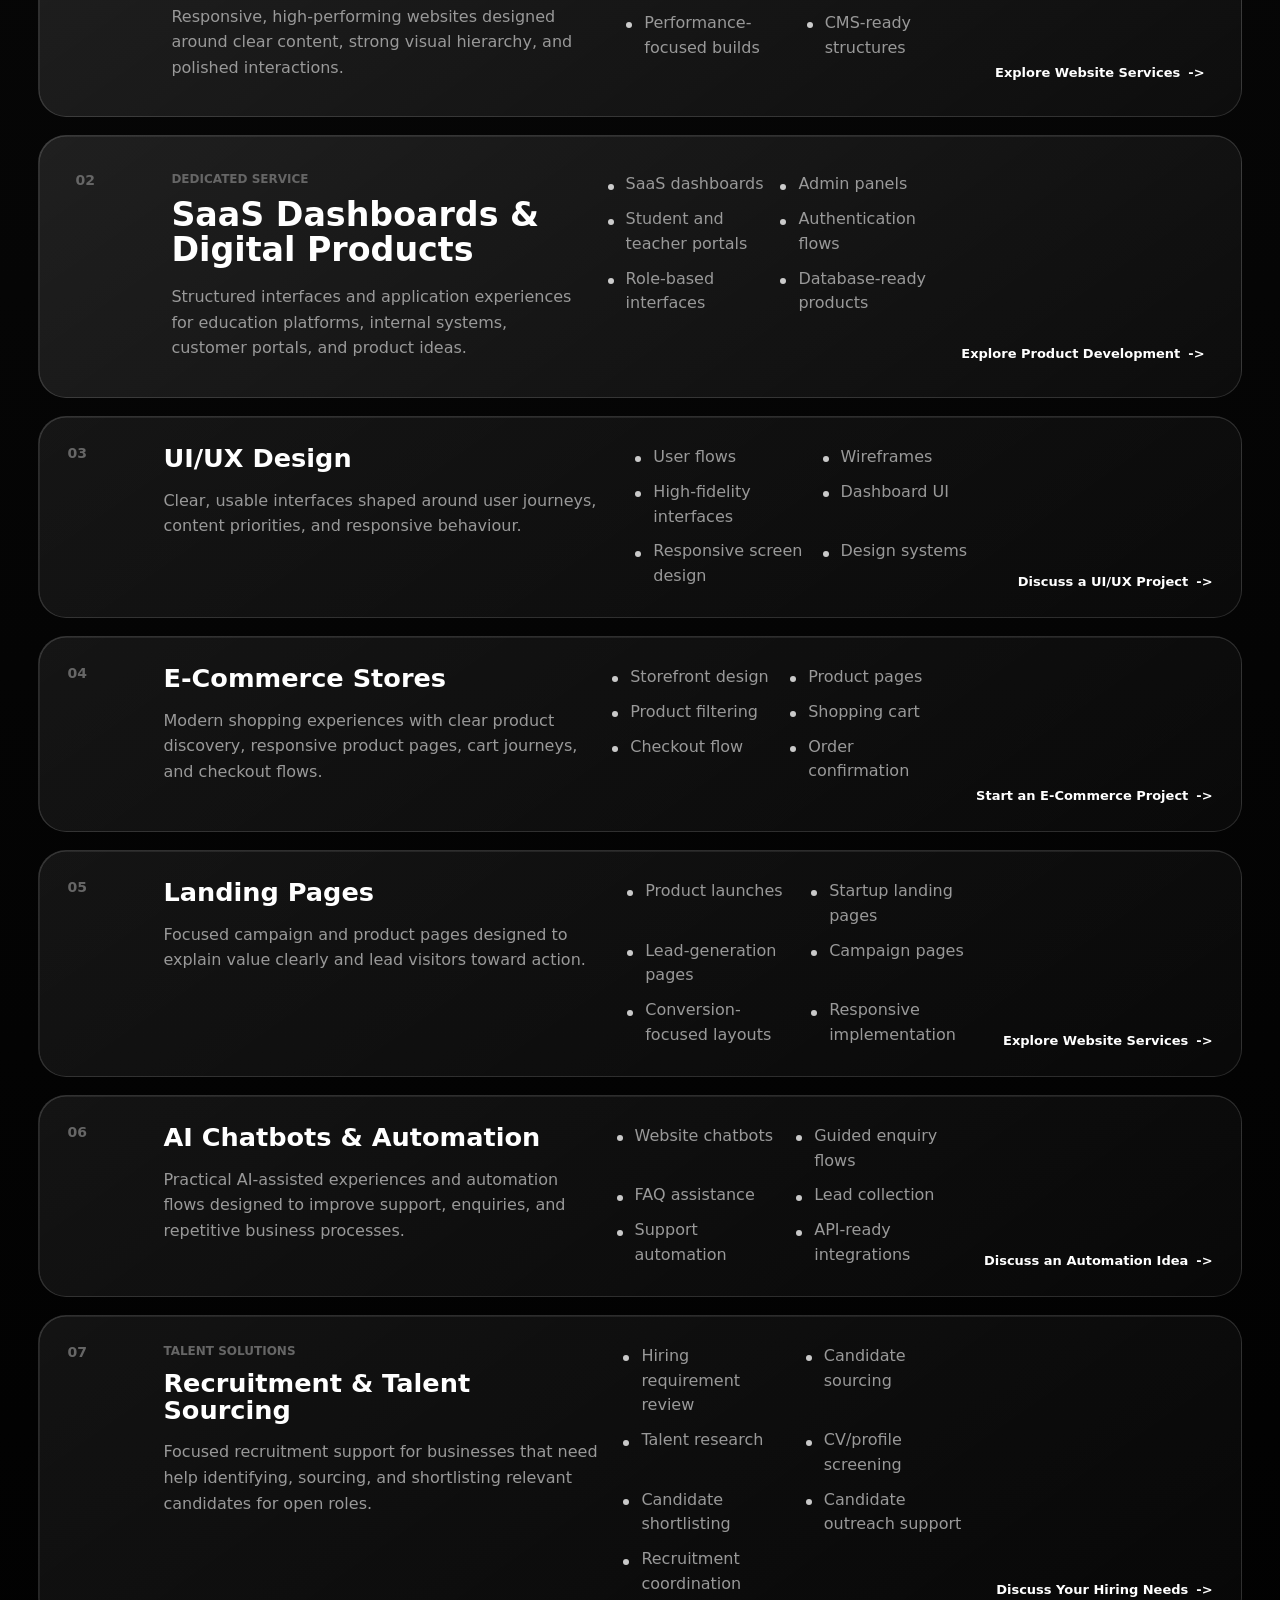
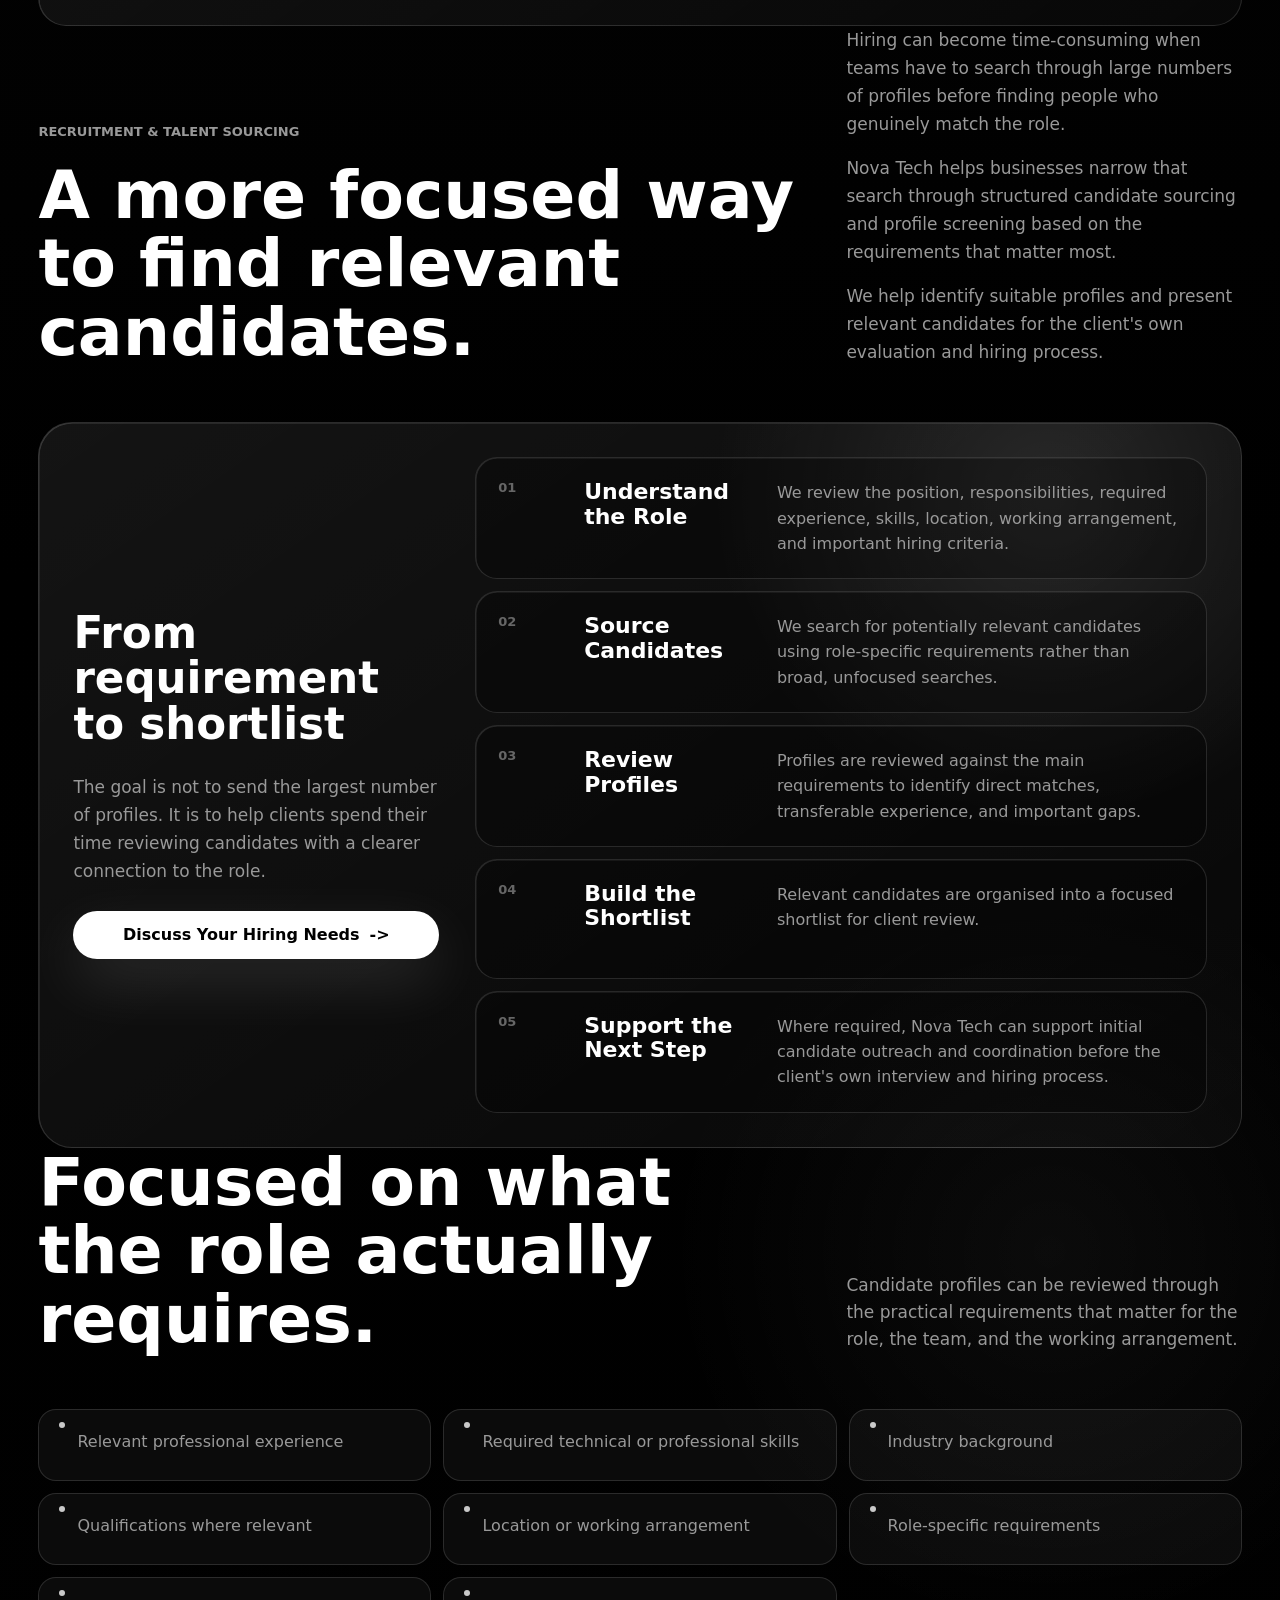
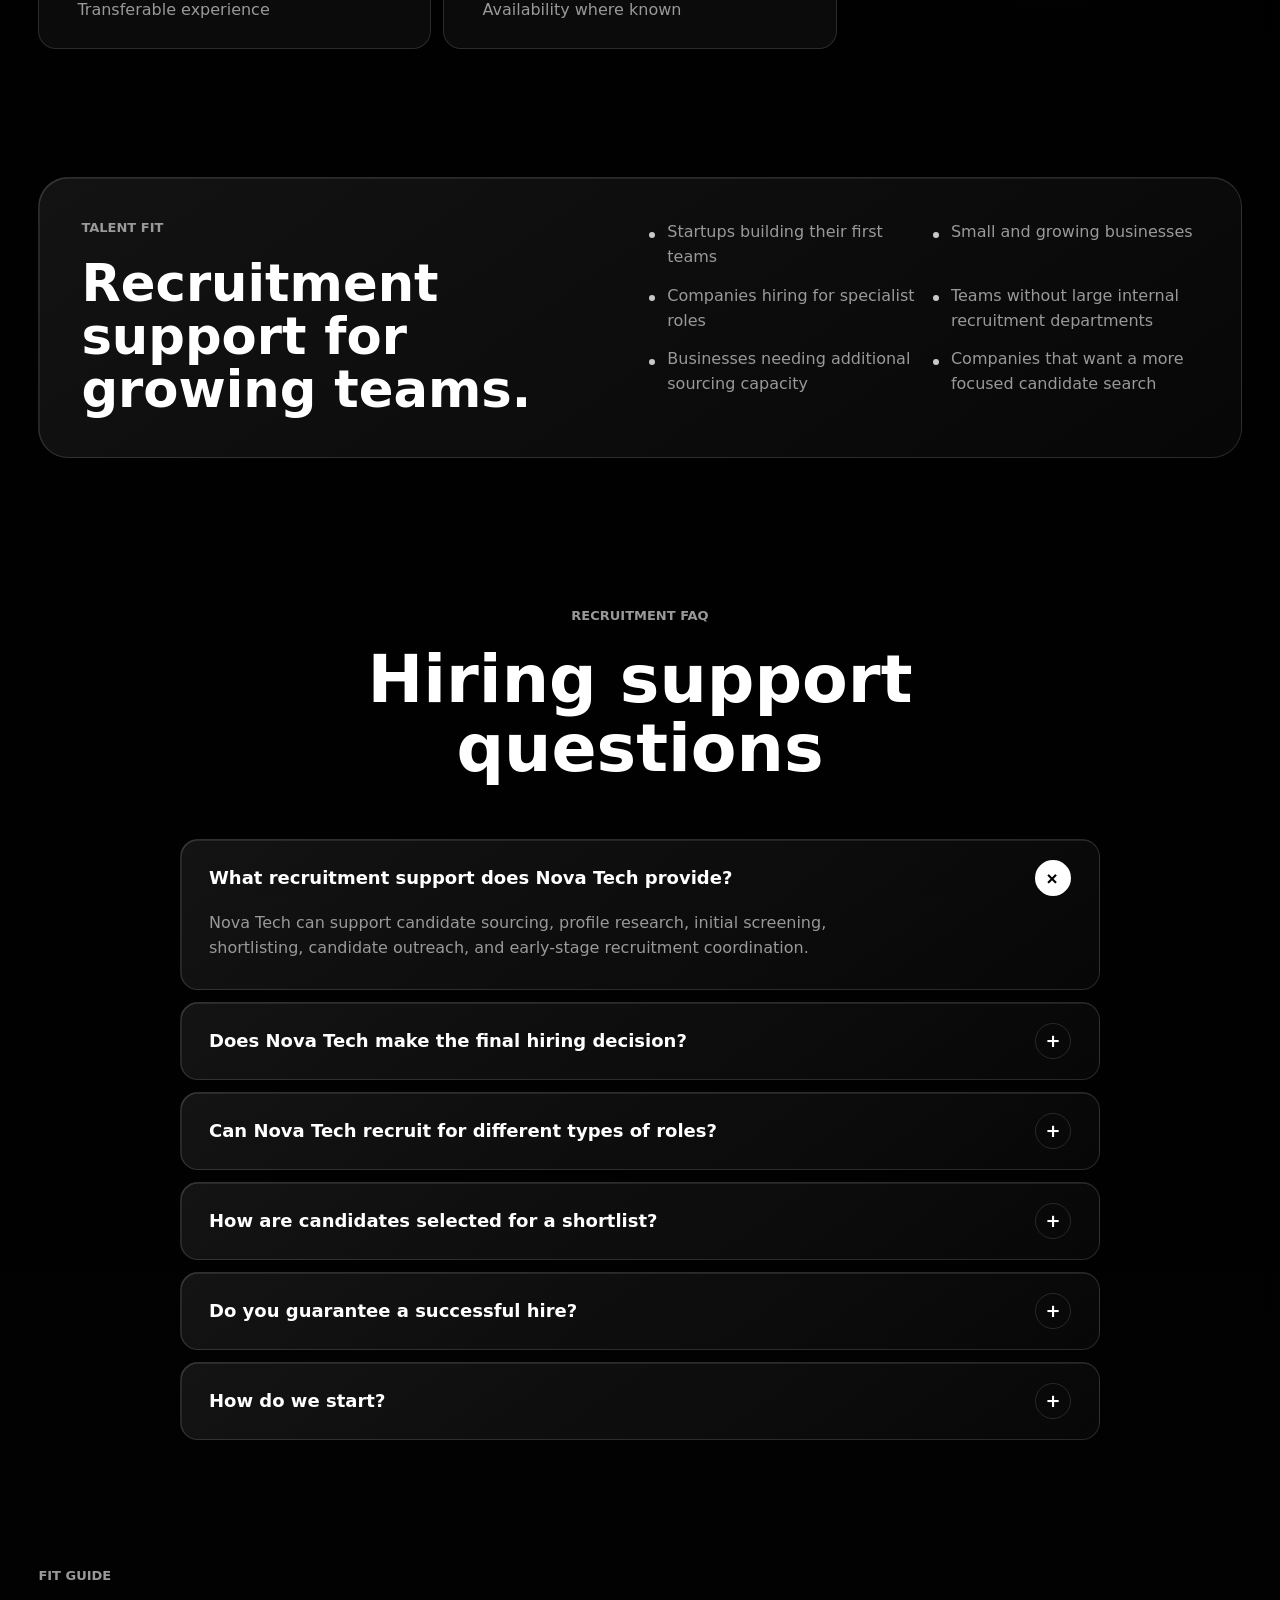
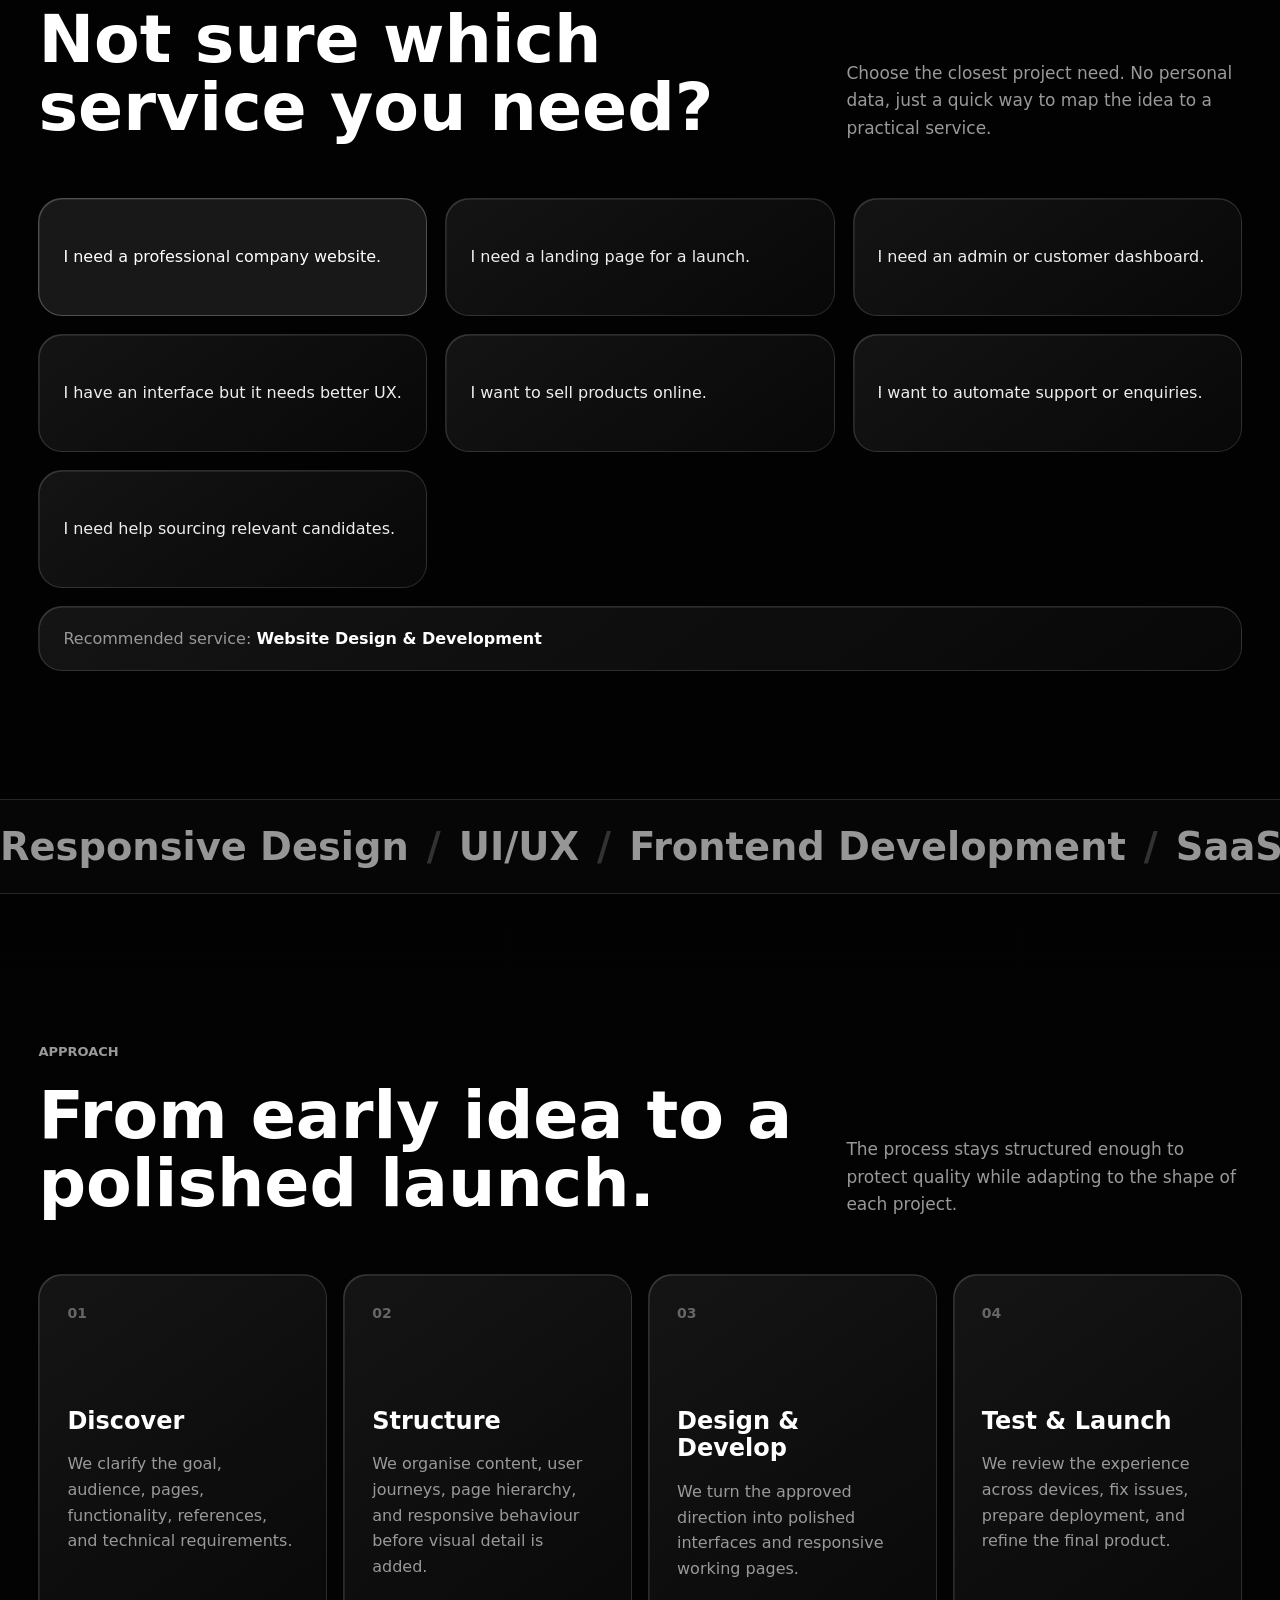
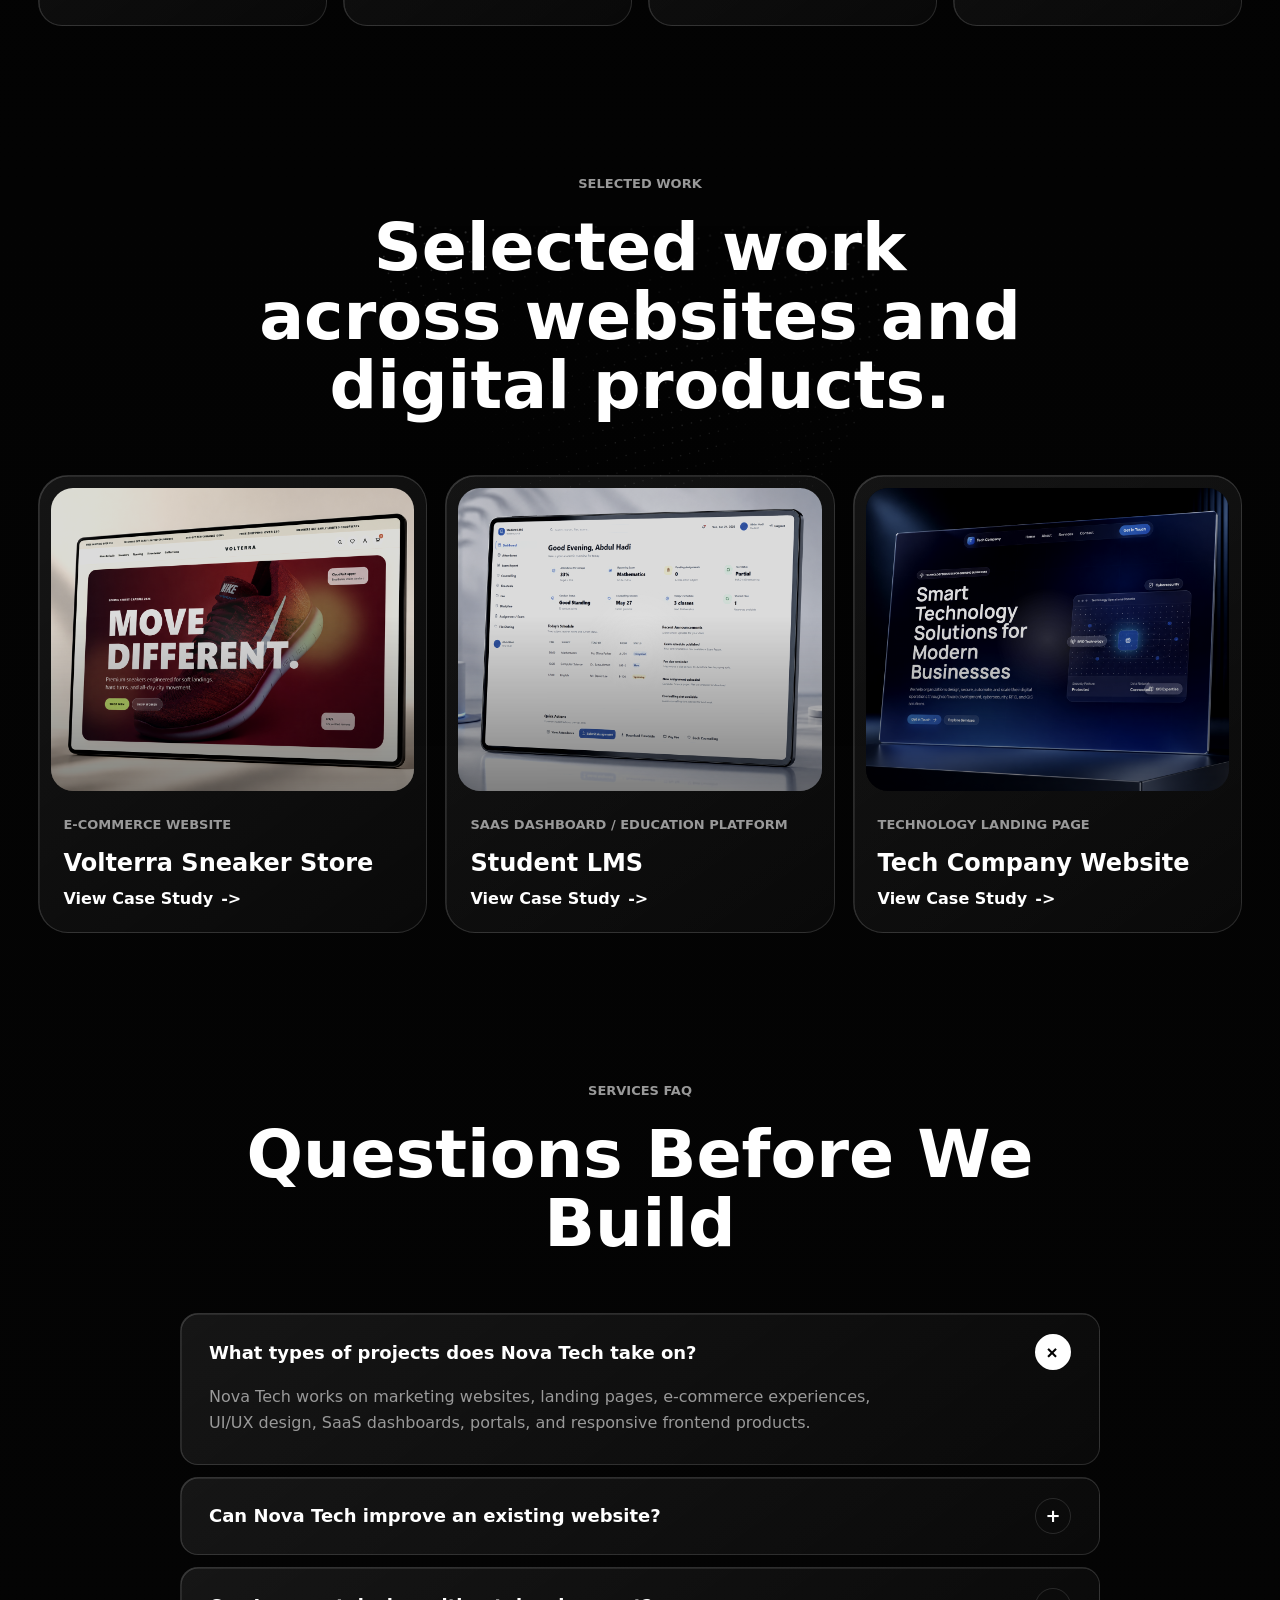
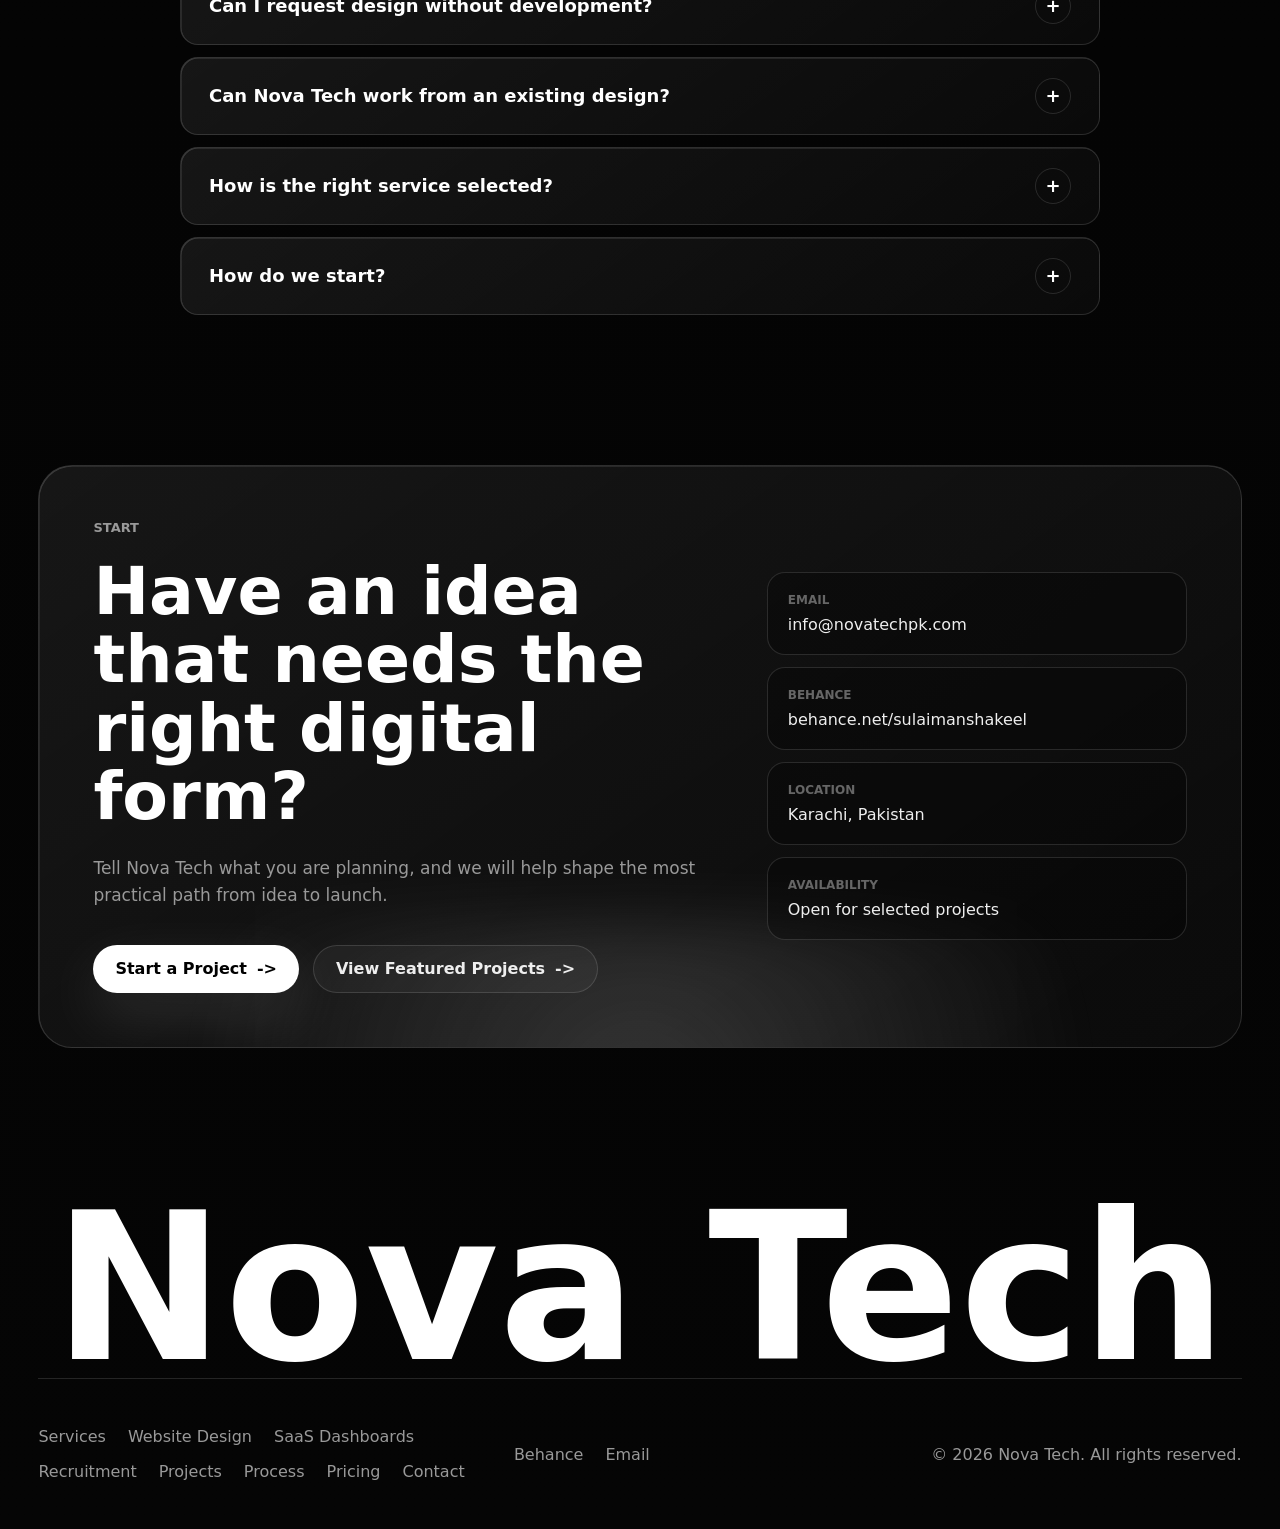
<file: services/index.html>
<!DOCTYPE html>
<html lang="en">
  <head>
    <meta charset="UTF-8" />
    <meta name="viewport" content="width=device-width, initial-scale=1.0" />
    <meta
      name="description"
      content="Explore Nova Tech services including website design and development, SaaS dashboards, UI/UX, e-commerce, AI automation, and recruitment and talent sourcing support."
    />
    <link rel="canonical" href="https://www.novatechpk.com/services" />
    <meta property="og:title" content="Services | Web Development, Digital Products & Recruitment | Nova Tech" />
    <meta
      property="og:description"
      content="Website design, SaaS dashboards, UI/UX, e-commerce, AI automation, and recruitment and talent sourcing support by Nova Tech."
    />
    <meta property="og:type" content="website" />
    <meta property="og:url" content="https://www.novatechpk.com/services" />
    <meta property="og:image" content="https://www.novatechpk.com/assets/tech-website.png" />
    <meta name="twitter:card" content="summary_large_image" />
    <title>Services | Web Development, Digital Products & Recruitment | Nova Tech</title>
    <script>
      document.documentElement.classList.add("js");
    </script>
    <link
      rel="icon"
      href="data:image/svg+xml,%3Csvg xmlns='http://www.w3.org/2000/svg' viewBox='0 0 64 64'%3E%3Crect width='64' height='64' rx='18' fill='%23000'/%3E%3Cpath d='M17 45V19h7.5l15 17.3V19H47v26h-7.1L24.5 27.2V45H17Z' fill='%23fff'/%3E%3C/svg%3E"
    />
    <link rel="stylesheet" href="../styles.css" />
    <script type="application/ld+json">
      {
        "@context": "https://schema.org",
        "@type": "BreadcrumbList",
        "@id": "https://www.novatechpk.com/services#breadcrumb",
        "itemListElement": [
          {
            "@type": "ListItem",
            "position": 1,
            "name": "Home",
            "item": "https://www.novatechpk.com/"
          },
          {
            "@type": "ListItem",
            "position": 2,
            "name": "Services",
            "item": "https://www.novatechpk.com/services"
          }
        ]
      }
    </script>
    <script type="application/ld+json">
      {
        "@context": "https://schema.org",
        "@graph": [
          {
            "@type": "Organization",
            "@id": "https://www.novatechpk.com/#organization",
            "name": "Nova Tech",
            "url": "https://www.novatechpk.com/",
            "email": "info@novatechpk.com",
            "address": {
              "@type": "PostalAddress",
              "addressLocality": "Karachi",
              "addressCountry": "PK"
            },
            "sameAs": ["https://www.behance.net/sulaimanshakeel"]
          },
          {
            "@type": "WebSite",
            "@id": "https://www.novatechpk.com/#website",
            "name": "Nova Tech",
            "url": "https://www.novatechpk.com/",
            "publisher": {
              "@id": "https://www.novatechpk.com/#organization"
            }
          }
        ]
      }
    </script>
  </head>
  <body>
    <div class="page-glow" aria-hidden="true"></div>

    <header class="site-header" data-header>
      <div class="header-inner">
        <a class="brand" href="/" aria-label="Nova Tech home">
          <span class="brand-mark">N</span>
          <span>Nova Tech</span>
        </a>

        <nav class="desktop-nav" aria-label="Primary navigation">
          <div class="nav-dropdown" data-dropdown>
            <button class="nav-dropdown-toggle" type="button" aria-expanded="false" aria-controls="services-menu" data-dropdown-toggle>
              Services
              <span aria-hidden="true">v</span>
            </button>
            <div class="nav-dropdown-menu" id="services-menu" data-dropdown-menu>
              <a href="/services">All Services</a>
              <a href="/services/web-design-development">Website Design & Development</a>
              <a href="/services/saas-dashboard-development">SaaS Dashboards & Digital Products</a>
              <a href="/services#recruitment">Recruitment & Talent Sourcing</a>
            </div>
          </div>
          <a href="/#about">About</a>
          <a href="/#projects">Projects</a>
          <a href="/#process">Process</a>
          <a href="/#pricing">Pricing</a>
          <a href="/#contact">Contact</a>
        </nav>

        <a class="header-cta magnetic" href="mailto:info@novatechpk.com?subject=Start%20a%20Project">Start a Project</a>

        <button class="menu-toggle" type="button" aria-label="Open navigation" aria-expanded="false" data-menu-toggle>
          <span></span>
          <span></span>
        </button>
      </div>

      <nav class="mobile-nav" aria-label="Mobile navigation" data-mobile-nav>
        <a href="/services">All Services</a>
        <a href="/services/web-design-development">Website Design & Development</a>
        <a href="/services/saas-dashboard-development">SaaS Dashboards & Digital Products</a>
        <a href="/services#recruitment">Recruitment & Talent Sourcing</a>
        <a href="/#about">About</a>
        <a href="/#projects">Projects</a>
        <a href="/#process">Process</a>
        <a href="/#pricing">Pricing</a>
        <a href="/#contact">Contact</a>
      </nav>
    </header>

    <main class="internal-page">
      <section class="service-hero section-shell">
        <div class="hero-bg" aria-hidden="true">
          <img src="../assets/nova-hero-orb.svg" alt="" class="hero-orb" />
          <img src="../assets/template-wave-field.png" alt="" class="hero-wave" />
        </div>

        <div class="service-hero-copy">
          <nav class="breadcrumbs reveal" aria-label="Breadcrumb">
            <a href="/">Home</a>
            <span>/</span>
            <span>Services</span>
          </nav>
          <p class="eyebrow reveal">Our Services</p>
          <h1 class="reveal stagger-1">Digital products and talent support built around focused growth.</h1>
          <p class="hero-text reveal stagger-2">
            Nova Tech designs responsive websites, product interfaces, SaaS dashboards, e-commerce experiences, and
            digital tools while also supporting growing businesses with focused recruitment and talent sourcing.
          </p>
          <div class="hero-actions reveal stagger-3">
            <a class="button button-primary magnetic" href="mailto:info@novatechpk.com?subject=Start%20a%20Project">
              Start a Project <span aria-hidden="true">-></span>
            </a>
            <a class="button button-secondary magnetic" href="/#projects">
              View Our Work <span aria-hidden="true">-></span>
            </a>
          </div>
        </div>

        <div class="service-system-visual reveal stagger-2" aria-label="Abstract service system preview">
          <div class="system-browser">
            <span></span><span></span><span></span>
            <div class="system-line long"></div>
            <div class="system-grid">
              <div class="system-card tall">Website</div>
              <div class="system-card">UI/UX</div>
              <div class="system-card">SaaS</div>
              <div class="system-card wide">Talent Sourcing</div>
            </div>
          </div>
          <div class="system-phone">
            <i></i><i></i><i></i>
          </div>
          <div class="system-node one"></div>
          <div class="system-node two"></div>
          <div class="system-node three"></div>
        </div>
      </section>

      <section class="section-shell service-intro">
        <div class="section-kicker reveal">Selection</div>
        <div class="section-heading split">
          <h2 class="reveal">Choose the right way to bring your idea online.</h2>
          <p class="reveal stagger-1">
            Some projects need a focused marketing website. Others require a complete dashboard, customer portal,
            storefront, digital product, or support finding relevant talent. Nova Tech shapes the process around what the
            business actually needs.
          </p>
        </div>
      </section>

      <section class="section-shell service-catalog" aria-label="Primary service categories">
        <a class="service-entry featured reveal" href="/services/web-design-development">
          <span class="entry-number">01</span>
          <div>
            <p>Dedicated service</p>
            <h2>Website Design & Development</h2>
            <span>
              Responsive, high-performing websites designed around clear content, strong visual hierarchy, and polished
              interactions.
            </span>
          </div>
          <ul>
            <li>Business websites</li>
            <li>Portfolio websites</li>
            <li>Website redesigns</li>
            <li>Responsive frontend development</li>
            <li>Performance-focused builds</li>
            <li>CMS-ready structures</li>
          </ul>
          <strong>Explore Website Services <span aria-hidden="true">-></span></strong>
        </a>

        <a class="service-entry featured reveal stagger-1" href="/services/saas-dashboard-development">
          <span class="entry-number">02</span>
          <div>
            <p>Dedicated service</p>
            <h2>SaaS Dashboards & Digital Products</h2>
            <span>
              Structured interfaces and application experiences for education platforms, internal systems, customer
              portals, and product ideas.
            </span>
          </div>
          <ul>
            <li>SaaS dashboards</li>
            <li>Admin panels</li>
            <li>Student and teacher portals</li>
            <li>Authentication flows</li>
            <li>Role-based interfaces</li>
            <li>Database-ready products</li>
          </ul>
          <strong>Explore Product Development <span aria-hidden="true">-></span></strong>
        </a>

        <a class="service-entry reveal" href="mailto:info@novatechpk.com?subject=UI%2FUX%20Project">
          <span class="entry-number">03</span>
          <div>
            <h3>UI/UX Design</h3>
            <span>Clear, usable interfaces shaped around user journeys, content priorities, and responsive behaviour.</span>
          </div>
          <ul>
            <li>User flows</li>
            <li>Wireframes</li>
            <li>High-fidelity interfaces</li>
            <li>Dashboard UI</li>
            <li>Responsive screen design</li>
            <li>Design systems</li>
          </ul>
          <strong>Discuss a UI/UX Project <span aria-hidden="true">-></span></strong>
        </a>

        <a class="service-entry reveal stagger-1" href="mailto:info@novatechpk.com?subject=E-Commerce%20Project">
          <span class="entry-number">04</span>
          <div>
            <h3>E-Commerce Stores</h3>
            <span>Modern shopping experiences with clear product discovery, responsive product pages, cart journeys, and checkout flows.</span>
          </div>
          <ul>
            <li>Storefront design</li>
            <li>Product pages</li>
            <li>Product filtering</li>
            <li>Shopping cart</li>
            <li>Checkout flow</li>
            <li>Order confirmation</li>
          </ul>
          <strong>Start an E-Commerce Project <span aria-hidden="true">-></span></strong>
        </a>

        <a class="service-entry reveal" href="/services/web-design-development">
          <span class="entry-number">05</span>
          <div>
            <h3>Landing Pages</h3>
            <span>Focused campaign and product pages designed to explain value clearly and lead visitors toward action.</span>
          </div>
          <ul>
            <li>Product launches</li>
            <li>Startup landing pages</li>
            <li>Lead-generation pages</li>
            <li>Campaign pages</li>
            <li>Conversion-focused layouts</li>
            <li>Responsive implementation</li>
          </ul>
          <strong>Explore Website Services <span aria-hidden="true">-></span></strong>
        </a>

        <a class="service-entry reveal stagger-1" href="mailto:info@novatechpk.com?subject=Automation%20Idea">
          <span class="entry-number">06</span>
          <div>
            <h3>AI Chatbots & Automation</h3>
            <span>Practical AI-assisted experiences and automation flows designed to improve support, enquiries, and repetitive business processes.</span>
          </div>
          <ul>
            <li>Website chatbots</li>
            <li>Guided enquiry flows</li>
            <li>FAQ assistance</li>
            <li>Lead collection</li>
            <li>Support automation</li>
            <li>API-ready integrations</li>
          </ul>
          <strong>Discuss an Automation Idea <span aria-hidden="true">-></span></strong>
        </a>

        <a class="service-entry recruitment-entry reveal" href="#recruitment">
          <span class="entry-number">07</span>
          <div>
            <p>Talent Solutions</p>
            <h3>Recruitment & Talent Sourcing</h3>
            <span>
              Focused recruitment support for businesses that need help identifying, sourcing, and shortlisting relevant
              candidates for open roles.
            </span>
          </div>
          <ul>
            <li>Hiring requirement review</li>
            <li>Candidate sourcing</li>
            <li>Talent research</li>
            <li>CV/profile screening</li>
            <li>Candidate shortlisting</li>
            <li>Candidate outreach support</li>
            <li>Recruitment coordination</li>
          </ul>
          <strong>Discuss Your Hiring Needs <span aria-hidden="true">-></span></strong>
        </a>
      </section>

      <section class="section-shell recruitment-deep" id="recruitment">
        <div class="section-heading split">
          <div>
            <div class="section-kicker reveal">Recruitment & Talent Sourcing</div>
            <h2 class="reveal stagger-1">A more focused way to find relevant candidates.</h2>
          </div>
          <div class="recruitment-copy reveal stagger-2">
            <p>
              Hiring can become time-consuming when teams have to search through large numbers of profiles before finding
              people who genuinely match the role.
            </p>
            <p>
              Nova Tech helps businesses narrow that search through structured candidate sourcing and profile screening
              based on the requirements that matter most.
            </p>
            <p>
              We help identify suitable profiles and present relevant candidates for the client's own evaluation and
              hiring process.
            </p>
          </div>
        </div>

        <div class="recruitment-system reveal">
          <div class="talent-copy">
            <h3>From requirement to shortlist</h3>
            <p>
              The goal is not to send the largest number of profiles. It is to help clients spend their time reviewing
              candidates with a clearer connection to the role.
            </p>
            <a class="button button-primary magnetic" href="mailto:info@novatechpk.com?subject=Recruitment%20%2F%20Talent%20Sourcing">
              Discuss Your Hiring Needs
              <span aria-hidden="true">-></span>
            </a>
          </div>
          <div class="recruitment-steps">
            <article><span>01</span><h3>Understand the Role</h3><p>We review the position, responsibilities, required experience, skills, location, working arrangement, and important hiring criteria.</p></article>
            <article><span>02</span><h3>Source Candidates</h3><p>We search for potentially relevant candidates using role-specific requirements rather than broad, unfocused searches.</p></article>
            <article><span>03</span><h3>Review Profiles</h3><p>Profiles are reviewed against the main requirements to identify direct matches, transferable experience, and important gaps.</p></article>
            <article><span>04</span><h3>Build the Shortlist</h3><p>Relevant candidates are organised into a focused shortlist for client review.</p></article>
            <article><span>05</span><h3>Support the Next Step</h3><p>Where required, Nova Tech can support initial candidate outreach and coordination before the client's own interview and hiring process.</p></article>
          </div>
        </div>
      </section>

      <section class="section-shell recruitment-criteria">
        <div class="section-heading split">
          <h2 class="reveal">Focused on what the role actually requires.</h2>
          <p class="reveal stagger-1">
            Candidate profiles can be reviewed through the practical requirements that matter for the role, the team,
            and the working arrangement.
          </p>
        </div>
        <ul class="feature-list reveal">
          <li>Relevant professional experience</li>
          <li>Required technical or professional skills</li>
          <li>Industry background</li>
          <li>Qualifications where relevant</li>
          <li>Location or working arrangement</li>
          <li>Role-specific requirements</li>
          <li>Transferable experience</li>
          <li>Availability where known</li>
        </ul>
      </section>

      <section class="section-shell good-fit recruitment-fit">
        <div class="editorial-panel reveal">
          <div>
            <div class="section-kicker">Talent Fit</div>
            <h2>Recruitment support for growing teams.</h2>
          </div>
          <ul>
            <li>Startups building their first teams</li>
            <li>Small and growing businesses</li>
            <li>Companies hiring for specialist roles</li>
            <li>Teams without large internal recruitment departments</li>
            <li>Businesses needing additional sourcing capacity</li>
            <li>Companies that want a more focused candidate search</li>
          </ul>
        </div>
      </section>

      <section class="section-shell faq recruitment-faq">
        <div class="section-heading centered">
          <div class="section-kicker reveal">Recruitment FAQ</div>
          <h2 class="reveal stagger-1">Hiring support questions</h2>
        </div>
        <div class="faq-list">
          <details class="faq-item reveal" open><summary>What recruitment support does Nova Tech provide?</summary><p>Nova Tech can support candidate sourcing, profile research, initial screening, shortlisting, candidate outreach, and early-stage recruitment coordination.</p></details>
          <details class="faq-item reveal"><summary>Does Nova Tech make the final hiring decision?</summary><p>No. The employer remains responsible for interviews, assessments, final selection, employment terms, and hiring decisions.</p></details>
          <details class="faq-item reveal"><summary>Can Nova Tech recruit for different types of roles?</summary><p>Nova Tech can review hiring requirements and determine whether a focused sourcing approach is suitable for the role.</p></details>
          <details class="faq-item reveal"><summary>How are candidates selected for a shortlist?</summary><p>Profiles are reviewed against the role's important requirements, including relevant experience, skills, qualifications where necessary, location, and other role-specific criteria.</p></details>
          <details class="faq-item reveal"><summary>Do you guarantee a successful hire?</summary><p>No recruitment process can responsibly guarantee a hire. Nova Tech focuses on improving the quality and relevance of the candidate search and shortlist.</p></details>
          <details class="faq-item reveal"><summary>How do we start?</summary><p>Share the role, responsibilities, location, required skills, experience, and any important hiring criteria. Nova Tech can then review the requirement and discuss the most appropriate sourcing approach.</p></details>
        </div>
      </section>

      <section class="section-shell selector-section">
        <div class="section-heading split">
          <div>
            <div class="section-kicker reveal">Fit Guide</div>
            <h2 class="reveal stagger-1">Not sure which service you need?</h2>
          </div>
          <p class="reveal stagger-2">
            Choose the closest project need. No personal data, just a quick way to map the idea to a practical service.
          </p>
        </div>

        <div class="choice-grid" data-choice-group>
          <button class="choice-card is-active reveal" type="button" data-choice="Website Design & Development">
            I need a professional company website.
          </button>
          <button class="choice-card reveal stagger-1" type="button" data-choice="Landing Pages">
            I need a landing page for a launch.
          </button>
          <button class="choice-card reveal stagger-2" type="button" data-choice="SaaS Dashboards & Digital Products">
            I need an admin or customer dashboard.
          </button>
          <button class="choice-card reveal" type="button" data-choice="UI/UX Design">
            I have an interface but it needs better UX.
          </button>
          <button class="choice-card reveal stagger-1" type="button" data-choice="E-Commerce Stores">
            I want to sell products online.
          </button>
          <button class="choice-card reveal stagger-2" type="button" data-choice="AI Chatbots & Automation">
            I want to automate support or enquiries.
          </button>
          <button class="choice-card reveal" type="button" data-choice="Recruitment & Talent Sourcing">
            I need help sourcing relevant candidates.
          </button>
        </div>
        <p class="choice-result reveal" data-choice-result>
          Recommended service: <strong>Website Design & Development</strong>
        </p>
      </section>

      <section class="capability-marquee" aria-label="Nova Tech capabilities">
        <div class="marquee-track">
          <span>Responsive Design</span>
          <span>UI/UX</span>
          <span>Frontend Development</span>
          <span>SaaS Interfaces</span>
          <span>E-Commerce</span>
          <span>Supabase</span>
          <span>Design Systems</span>
          <span>Dashboard Design</span>
          <span>Landing Pages</span>
          <span>AI Integrations</span>
          <span>Recruitment Support</span>
          <span>Talent Sourcing</span>
          <span>Vercel Deployment</span>
          <span>Performance Optimisation</span>
        </div>
      </section>

      <section class="section-shell process">
        <div class="section-heading split">
          <div>
            <div class="section-kicker reveal">Approach</div>
            <h2 class="reveal stagger-1">From early idea to a polished launch.</h2>
          </div>
          <p class="reveal stagger-2">
            The process stays structured enough to protect quality while adapting to the shape of each project.
          </p>
        </div>
        <div class="process-list">
          <article class="process-step reveal"><span>01</span><h3>Discover</h3><p>We clarify the goal, audience, pages, functionality, references, and technical requirements.</p></article>
          <article class="process-step reveal stagger-1"><span>02</span><h3>Structure</h3><p>We organise content, user journeys, page hierarchy, and responsive behaviour before visual detail is added.</p></article>
          <article class="process-step reveal stagger-2"><span>03</span><h3>Design & Develop</h3><p>We turn the approved direction into polished interfaces and responsive working pages.</p></article>
          <article class="process-step reveal stagger-3"><span>04</span><h3>Test & Launch</h3><p>We review the experience across devices, fix issues, prepare deployment, and refine the final product.</p></article>
        </div>
      </section>

      <section class="section-shell projects">
        <div class="section-heading centered">
          <div class="section-kicker reveal">Selected Work</div>
          <h2 class="reveal stagger-1">Selected work across websites and digital products.</h2>
        </div>
        <div class="project-grid compact-projects">
          <a class="project-card reveal" href="/projects/volterra-sneaker-store">
            <div class="project-image"><img src="../assets/sneaker-store.png" alt="Volterra Sneaker Store website preview" /><span class="project-cursor">View</span></div>
            <div class="project-body"><p>E-Commerce Website</p><h3>Volterra Sneaker Store</h3><span class="project-link">View Case Study <span aria-hidden="true">-></span></span></div>
          </a>
          <a class="project-card reveal stagger-1" href="/projects/student-lms">
            <div class="project-image"><img src="../assets/student-lms.png" alt="Student LMS dashboard preview" /><span class="project-cursor">View</span></div>
            <div class="project-body"><p>SaaS Dashboard / Education Platform</p><h3>Student LMS</h3><span class="project-link">View Case Study <span aria-hidden="true">-></span></span></div>
          </a>
          <a class="project-card reveal stagger-2" href="/projects/tech-company-website">
            <div class="project-image"><img src="../assets/tech-website.png" alt="Tech Company Website landing page preview" /><span class="project-cursor">View</span></div>
            <div class="project-body"><p>Technology Landing Page</p><h3>Tech Company Website</h3><span class="project-link">View Case Study <span aria-hidden="true">-></span></span></div>
          </a>
        </div>
      </section>

      <section class="section-shell faq">
        <div class="section-heading centered">
          <div class="section-kicker reveal">Services FAQ</div>
          <h2 class="reveal stagger-1">Questions Before We Build</h2>
        </div>
        <div class="faq-list">
          <details class="faq-item reveal" open><summary>What types of projects does Nova Tech take on?</summary><p>Nova Tech works on marketing websites, landing pages, e-commerce experiences, UI/UX design, SaaS dashboards, portals, and responsive frontend products.</p></details>
          <details class="faq-item reveal"><summary>Can Nova Tech improve an existing website?</summary><p>Yes. Existing websites can be reviewed and improved through stronger structure, updated UI, clearer content hierarchy, better responsive behaviour, and cleaner frontend implementation.</p></details>
          <details class="faq-item reveal"><summary>Can I request design without development?</summary><p>Yes. Nova Tech can provide UI/UX design, responsive screen designs, user flows, and component guidance without building the complete product.</p></details>
          <details class="faq-item reveal"><summary>Can Nova Tech work from an existing design?</summary><p>Yes. Existing Figma files, wireframes, templates, and reference websites can be developed or refined into a responsive implementation.</p></details>
          <details class="faq-item reveal"><summary>How is the right service selected?</summary><p>The service is selected according to the project's audience, goals, required pages, features, workflows, and level of technical complexity.</p></details>
          <details class="faq-item reveal"><summary>How do we start?</summary><p>Share the project idea, required pages or features, reference websites, existing content, and preferred launch timeline.</p></details>
        </div>
      </section>

      <section class="contact section-shell">
        <div class="contact-panel reveal">
          <div class="contact-copy">
            <div class="section-kicker">Start</div>
            <h2>Have an idea that needs the right digital form?</h2>
            <p>Tell Nova Tech what you are planning, and we will help shape the most practical path from idea to launch.</p>
            <div class="hero-actions">
              <a class="button button-primary magnetic" href="mailto:info@novatechpk.com?subject=Start%20a%20Project">Start a Project <span aria-hidden="true">-></span></a>
              <a class="button button-secondary magnetic" href="/#projects">View Featured Projects <span aria-hidden="true">-></span></a>
            </div>
          </div>
          <div class="contact-details" aria-label="Nova Tech contact details">
            <a href="mailto:info@novatechpk.com"><span>Email</span>info@novatechpk.com</a>
            <a href="https://www.behance.net/sulaimanshakeel" target="_blank" rel="noopener"><span>Behance</span>behance.net/sulaimanshakeel</a>
            <p><span>Location</span>Karachi, Pakistan</p>
            <p><span>Availability</span>Open for selected projects</p>
          </div>
        </div>
      </section>
    </main>

    <footer class="site-footer">
      <div class="footer-wordmark">Nova Tech</div>
      <div class="footer-bottom">
        <nav aria-label="Footer navigation">
          <a href="/services">Services</a>
          <a href="/services/web-design-development">Website Design</a>
          <a href="/services/saas-dashboard-development">SaaS Dashboards</a>
          <a href="/services#recruitment">Recruitment</a>
          <a href="/#projects">Projects</a>
          <a href="/#process">Process</a>
          <a href="/#pricing">Pricing</a>
          <a href="/#contact">Contact</a>
        </nav>
        <nav aria-label="Social links">
          <a href="https://www.behance.net/sulaimanshakeel" target="_blank" rel="noopener">Behance</a>
          <a href="mailto:info@novatechpk.com">Email</a>
        </nav>
        <p>&copy; 2026 Nova Tech. All rights reserved.</p>
      </div>
    </footer>

    <script src="../script.js"></script>
  </body>
</html>
</file>
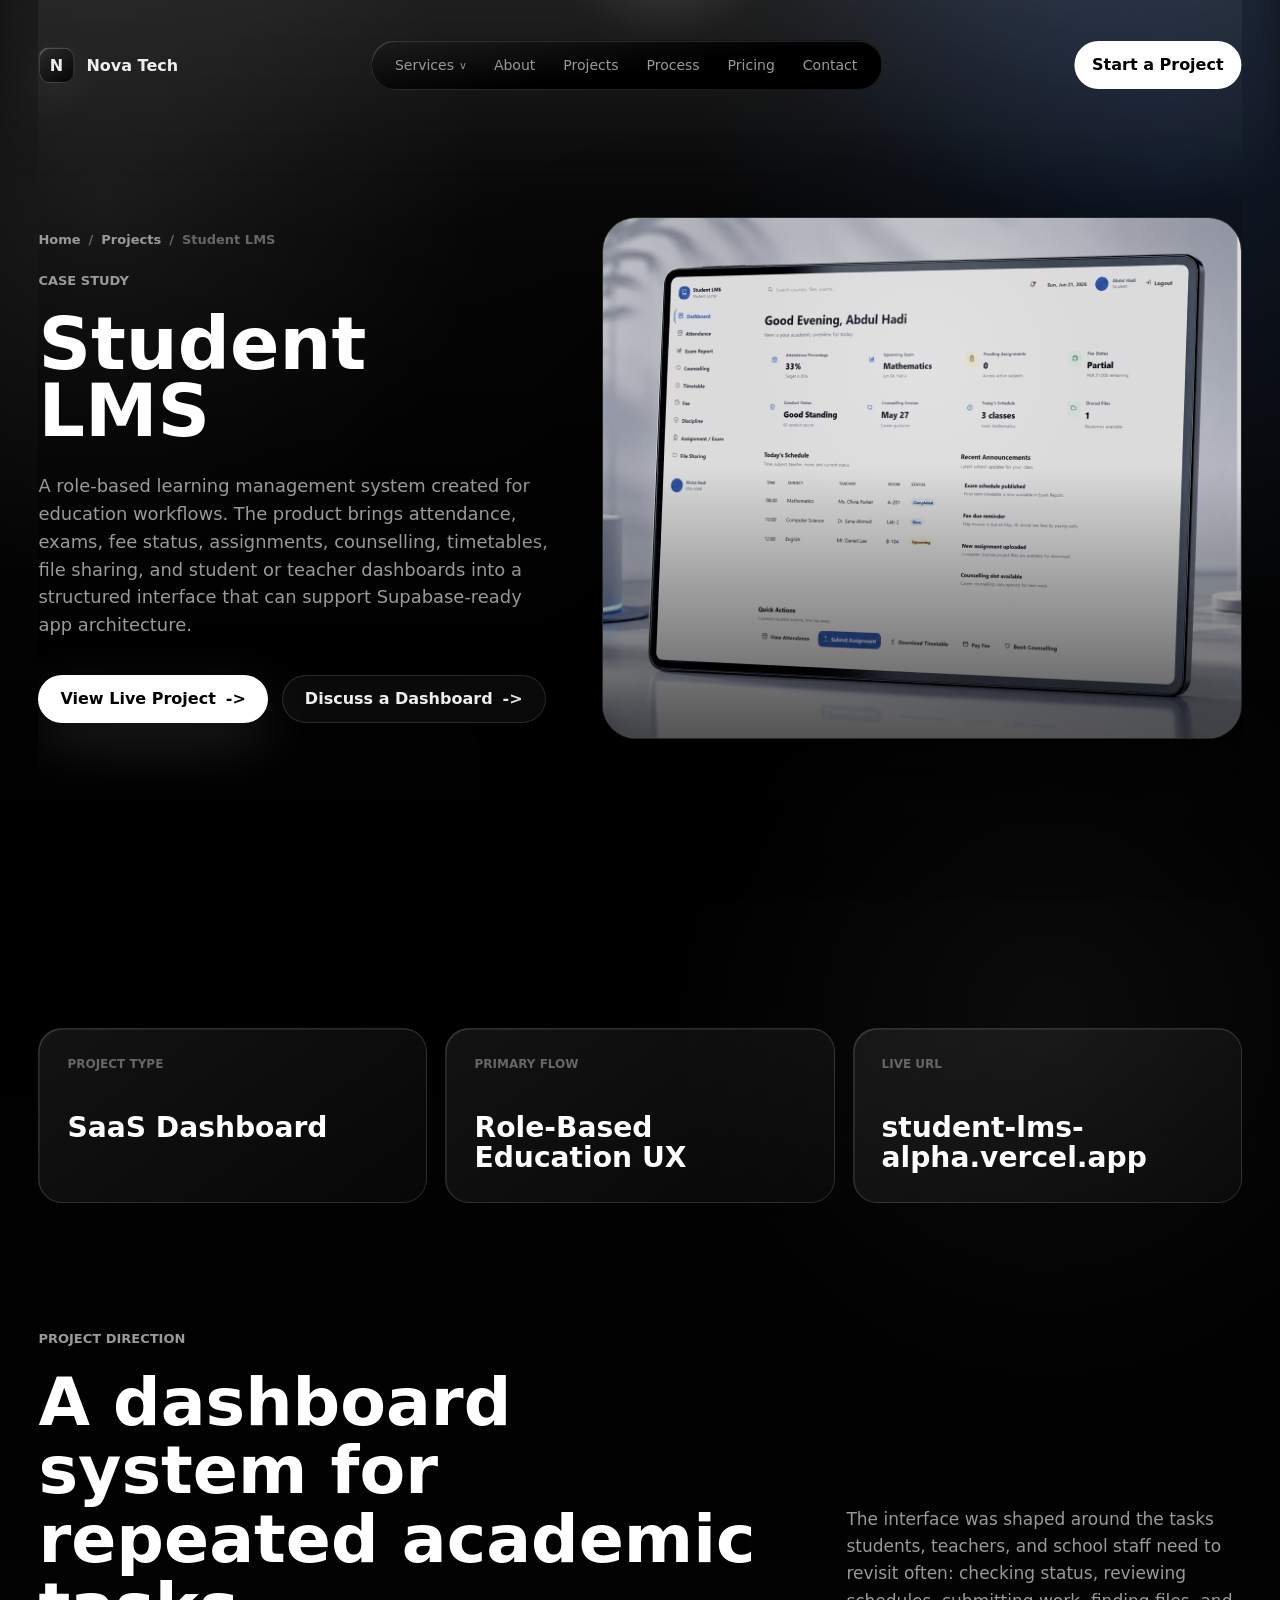
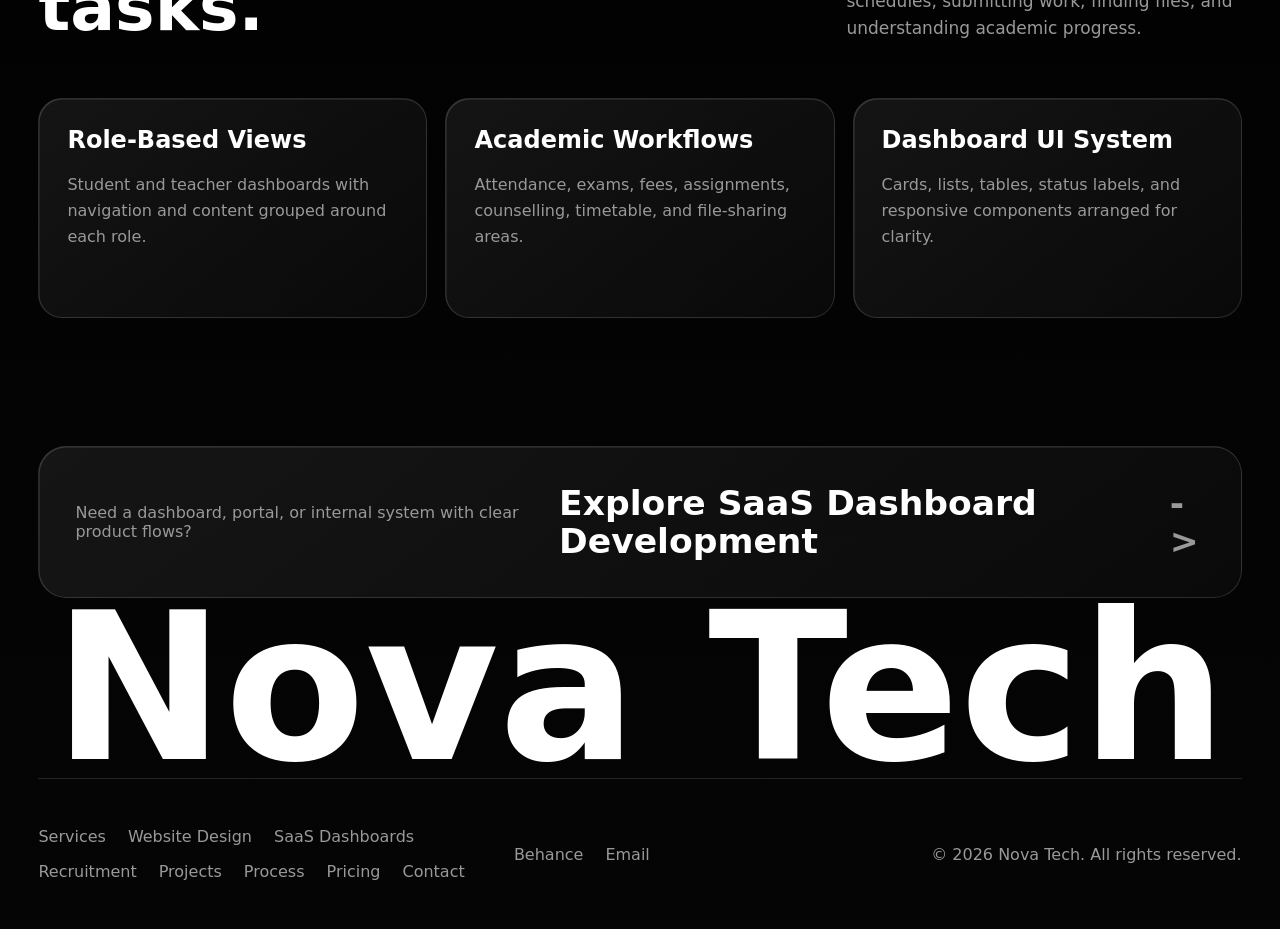
<file: projects/student-lms/index.html>
<!DOCTYPE html>
<html lang="en">
  <head>
    <meta charset="UTF-8" />
    <meta name="viewport" content="width=device-width, initial-scale=1.0" />
    <meta
      name="description"
      content="Student LMS case study by Nova Tech, featuring a role-based education dashboard with attendance, exams, fees, assignments, files, and Supabase-ready workflows."
    />
    <link rel="canonical" href="https://www.novatechpk.com/projects/student-lms" />
    <meta property="og:title" content="Student LMS Case Study | Nova Tech" />
    <meta
      property="og:description"
      content="A SaaS dashboard and education platform case study with role-based student and teacher workflows."
    />
    <meta property="og:type" content="article" />
    <meta property="og:url" content="https://www.novatechpk.com/projects/student-lms" />
    <meta property="og:image" content="https://www.novatechpk.com/assets/student-lms.png" />
    <meta name="twitter:card" content="summary_large_image" />
    <title>Student LMS Case Study | Nova Tech</title>
    <script>
      document.documentElement.classList.add("js");
    </script>
    <link
      rel="icon"
      href="data:image/svg+xml,%3Csvg xmlns='http://www.w3.org/2000/svg' viewBox='0 0 64 64'%3E%3Crect width='64' height='64' rx='18' fill='%23000'/%3E%3Cpath d='M17 45V19h7.5l15 17.3V19H47v26h-7.1L24.5 27.2V45H17Z' fill='%23fff'/%3E%3C/svg%3E"
    />
    <link rel="stylesheet" href="../../styles.css" />
    <script type="application/ld+json">
      {
        "@context": "https://schema.org",
        "@type": "BreadcrumbList",
        "@id": "https://www.novatechpk.com/projects/student-lms#breadcrumb",
        "itemListElement": [
          {
            "@type": "ListItem",
            "position": 1,
            "name": "Home",
            "item": "https://www.novatechpk.com/"
          },
          {
            "@type": "ListItem",
            "position": 2,
            "name": "Projects",
            "item": "https://www.novatechpk.com/#projects"
          },
          {
            "@type": "ListItem",
            "position": 3,
            "name": "Student LMS",
            "item": "https://www.novatechpk.com/projects/student-lms"
          }
        ]
      }
    </script>
    <script type="application/ld+json">
      {
        "@context": "https://schema.org",
        "@graph": [
          {
            "@type": "Organization",
            "@id": "https://www.novatechpk.com/#organization",
            "name": "Nova Tech",
            "url": "https://www.novatechpk.com/",
            "email": "info@novatechpk.com",
            "address": {
              "@type": "PostalAddress",
              "addressLocality": "Karachi",
              "addressCountry": "PK"
            },
            "sameAs": ["https://www.behance.net/sulaimanshakeel"]
          },
          {
            "@type": "WebSite",
            "@id": "https://www.novatechpk.com/#website",
            "name": "Nova Tech",
            "url": "https://www.novatechpk.com/",
            "publisher": {
              "@id": "https://www.novatechpk.com/#organization"
            }
          }
        ]
      }
    </script>
  </head>
  <body>
    <div class="page-glow" aria-hidden="true"></div>

    <header class="site-header" data-header>
      <div class="header-inner">
        <a class="brand" href="/" aria-label="Nova Tech home"><span class="brand-mark">N</span><span>Nova Tech</span></a>
        <nav class="desktop-nav" aria-label="Primary navigation">
          <div class="nav-dropdown" data-dropdown>
            <button class="nav-dropdown-toggle" type="button" aria-expanded="false" aria-controls="services-menu" data-dropdown-toggle>
              Services <span aria-hidden="true">v</span>
            </button>
            <div class="nav-dropdown-menu" id="services-menu" data-dropdown-menu>
              <a href="/services">All Services</a>
              <a href="/services/web-design-development">Website Design & Development</a>
              <a href="/services/saas-dashboard-development">SaaS Dashboards & Digital Products</a>
              <a href="/services#recruitment">Recruitment & Talent Sourcing</a>
            </div>
          </div>
          <a href="/#about">About</a>
          <a href="/#projects">Projects</a>
          <a href="/#process">Process</a>
          <a href="/#pricing">Pricing</a>
          <a href="/#contact">Contact</a>
        </nav>
        <a class="header-cta magnetic" href="mailto:info@novatechpk.com?subject=Start%20a%20Project">Start a Project</a>
        <button class="menu-toggle" type="button" aria-label="Open navigation" aria-expanded="false" data-menu-toggle><span></span><span></span></button>
      </div>
      <nav class="mobile-nav" aria-label="Mobile navigation" data-mobile-nav>
        <a href="/services">All Services</a>
        <a href="/services/web-design-development">Website Design & Development</a>
        <a href="/services/saas-dashboard-development">SaaS Dashboards & Digital Products</a>
        <a href="/services#recruitment">Recruitment & Talent Sourcing</a>
        <a href="/#about">About</a>
        <a href="/#projects">Projects</a>
        <a href="/#process">Process</a>
        <a href="/#pricing">Pricing</a>
        <a href="/#contact">Contact</a>
      </nav>
    </header>

    <main class="internal-page case-page">
      <section class="case-hero section-shell">
        <div class="hero-bg" aria-hidden="true">
          <img src="../../assets/nova-hero-orb.svg" alt="" class="hero-orb" />
          <img src="../../assets/template-wave-field.png" alt="" class="hero-wave" />
        </div>
        <div class="case-hero-copy">
          <nav class="breadcrumbs reveal" aria-label="Breadcrumb"><a href="/">Home</a><span>/</span><a href="/#projects">Projects</a><span>/</span><span>Student LMS</span></nav>
          <p class="eyebrow reveal">Case Study</p>
          <h1 class="reveal stagger-1">Student LMS</h1>
          <p class="hero-text reveal stagger-2">
            A role-based learning management system created for education workflows. The product brings attendance,
            exams, fee status, assignments, counselling, timetables, file sharing, and student or teacher dashboards into
            a structured interface that can support Supabase-ready app architecture.
          </p>
          <div class="hero-actions reveal stagger-3">
            <a class="button button-primary magnetic" href="https://student-lms-alpha.vercel.app/dashboard" target="_blank" rel="noopener">View Live Project <span aria-hidden="true">-></span></a>
            <a class="button button-secondary magnetic" href="mailto:info@novatechpk.com?subject=SaaS%20Dashboard%20Project">Discuss a Dashboard <span aria-hidden="true">-></span></a>
          </div>
        </div>
        <div class="case-hero-image reveal stagger-2">
          <img src="../../assets/student-lms.png" alt="Student LMS dashboard preview" />
        </div>
      </section>

      <section class="section-shell case-summary">
        <div class="case-meta reveal">
          <article><span>Project Type</span><strong>SaaS Dashboard</strong></article>
          <article><span>Primary Flow</span><strong>Role-Based Education UX</strong></article>
          <article><span>Live URL</span><strong>student-lms-alpha.vercel.app</strong></article>
        </div>
      </section>

      <section class="section-shell case-details">
        <div class="section-heading split">
          <div>
            <div class="section-kicker reveal">Project Direction</div>
            <h2 class="reveal stagger-1">A dashboard system for repeated academic tasks.</h2>
          </div>
          <p class="reveal stagger-2">
            The interface was shaped around the tasks students, teachers, and school staff need to revisit often:
            checking status, reviewing schedules, submitting work, finding files, and understanding academic progress.
          </p>
        </div>
        <div class="capability-grid">
          <article class="capability-card reveal"><h3>Role-Based Views</h3><p>Student and teacher dashboards with navigation and content grouped around each role.</p></article>
          <article class="capability-card reveal stagger-1"><h3>Academic Workflows</h3><p>Attendance, exams, fees, assignments, counselling, timetable, and file-sharing areas.</p></article>
          <article class="capability-card reveal stagger-2"><h3>Dashboard UI System</h3><p>Cards, lists, tables, status labels, and responsive components arranged for clarity.</p></article>
        </div>
      </section>

      <section class="section-shell related-service">
        <a class="related-panel reveal" href="/services/saas-dashboard-development">
          <span>Need a dashboard, portal, or internal system with clear product flows?</span>
          <strong>Explore SaaS Dashboard Development <span aria-hidden="true">-></span></strong>
        </a>
      </section>
    </main>

    <footer class="site-footer">
      <div class="footer-wordmark">Nova Tech</div>
      <div class="footer-bottom">
        <nav aria-label="Footer navigation">
          <a href="/services">Services</a>
          <a href="/services/web-design-development">Website Design</a>
          <a href="/services/saas-dashboard-development">SaaS Dashboards</a>
          <a href="/services#recruitment">Recruitment</a>
          <a href="/#projects">Projects</a>
          <a href="/#process">Process</a>
          <a href="/#pricing">Pricing</a>
          <a href="/#contact">Contact</a>
        </nav>
        <nav aria-label="Social links">
          <a href="https://www.behance.net/sulaimanshakeel" target="_blank" rel="noopener">Behance</a>
          <a href="mailto:info@novatechpk.com">Email</a>
        </nav>
        <p>&copy; 2026 Nova Tech. All rights reserved.</p>
      </div>
    </footer>

    <script src="../../script.js"></script>
  </body>
</html>
</file>
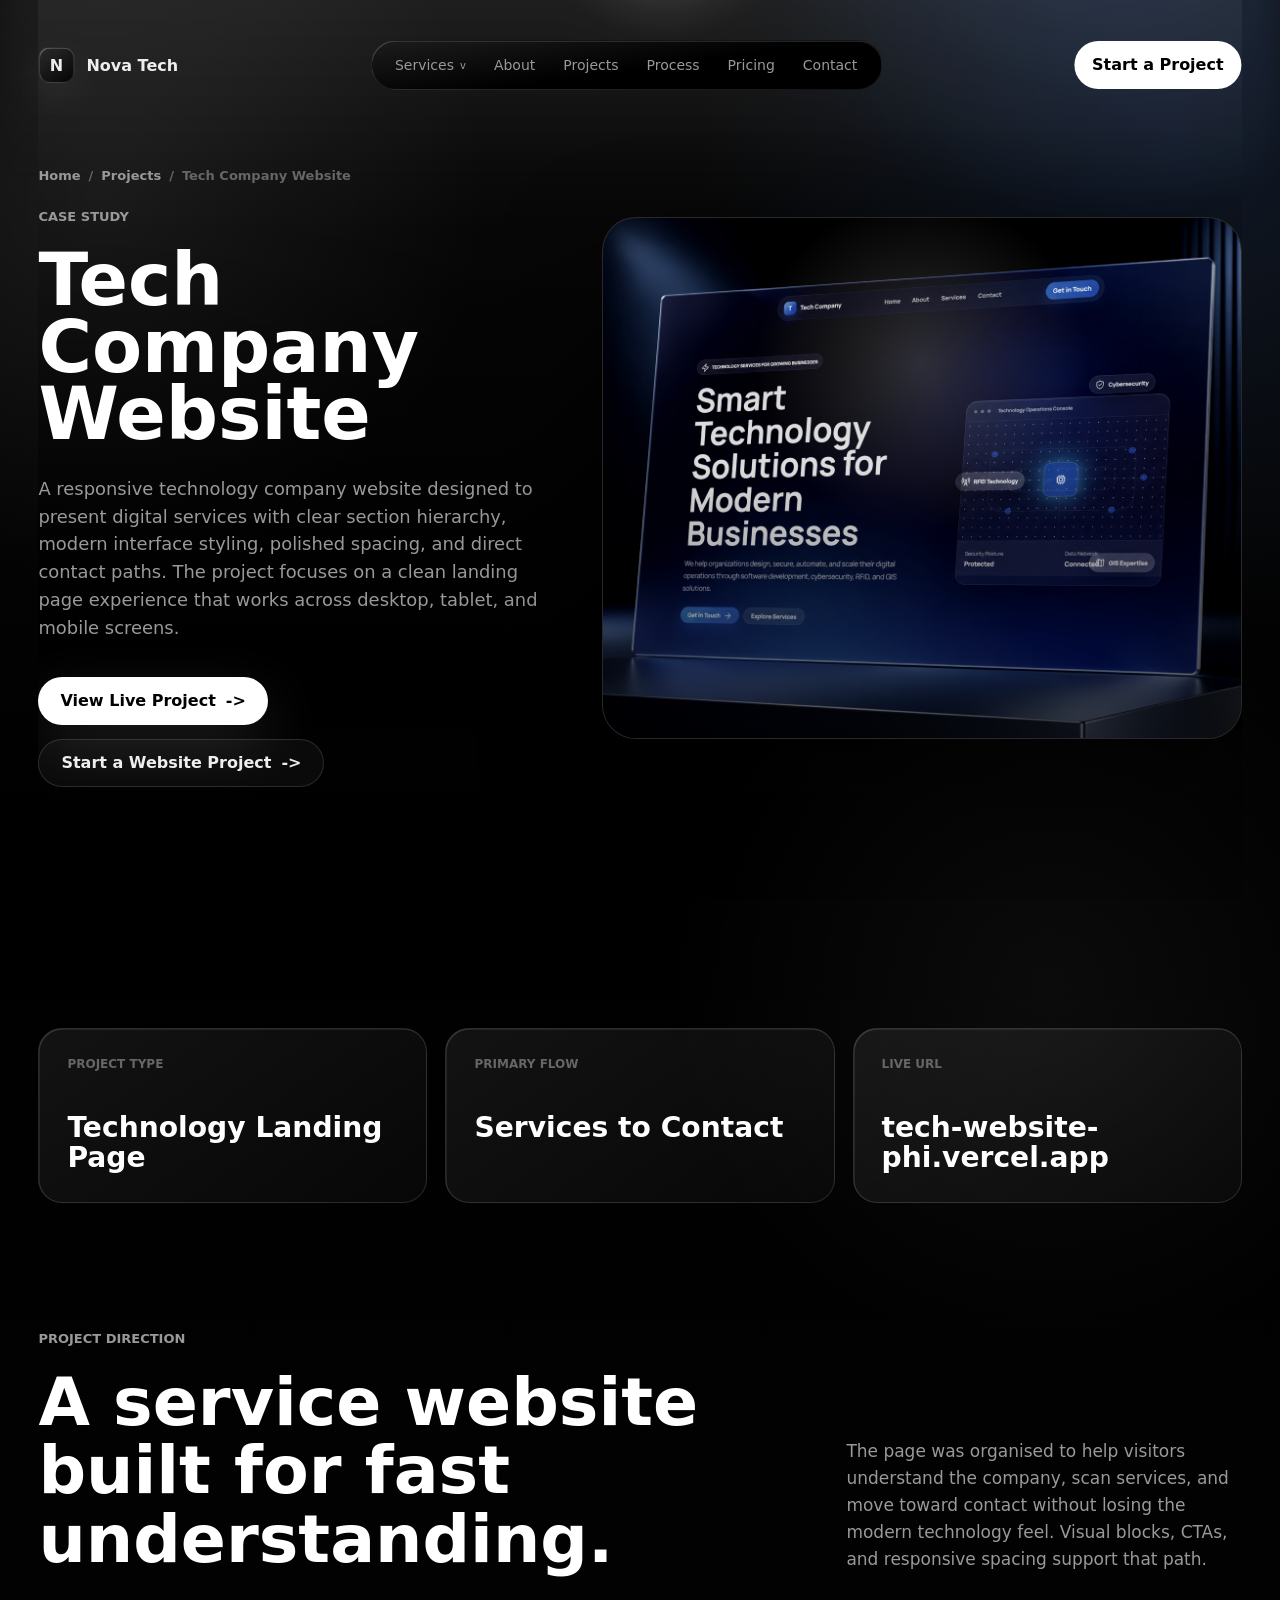
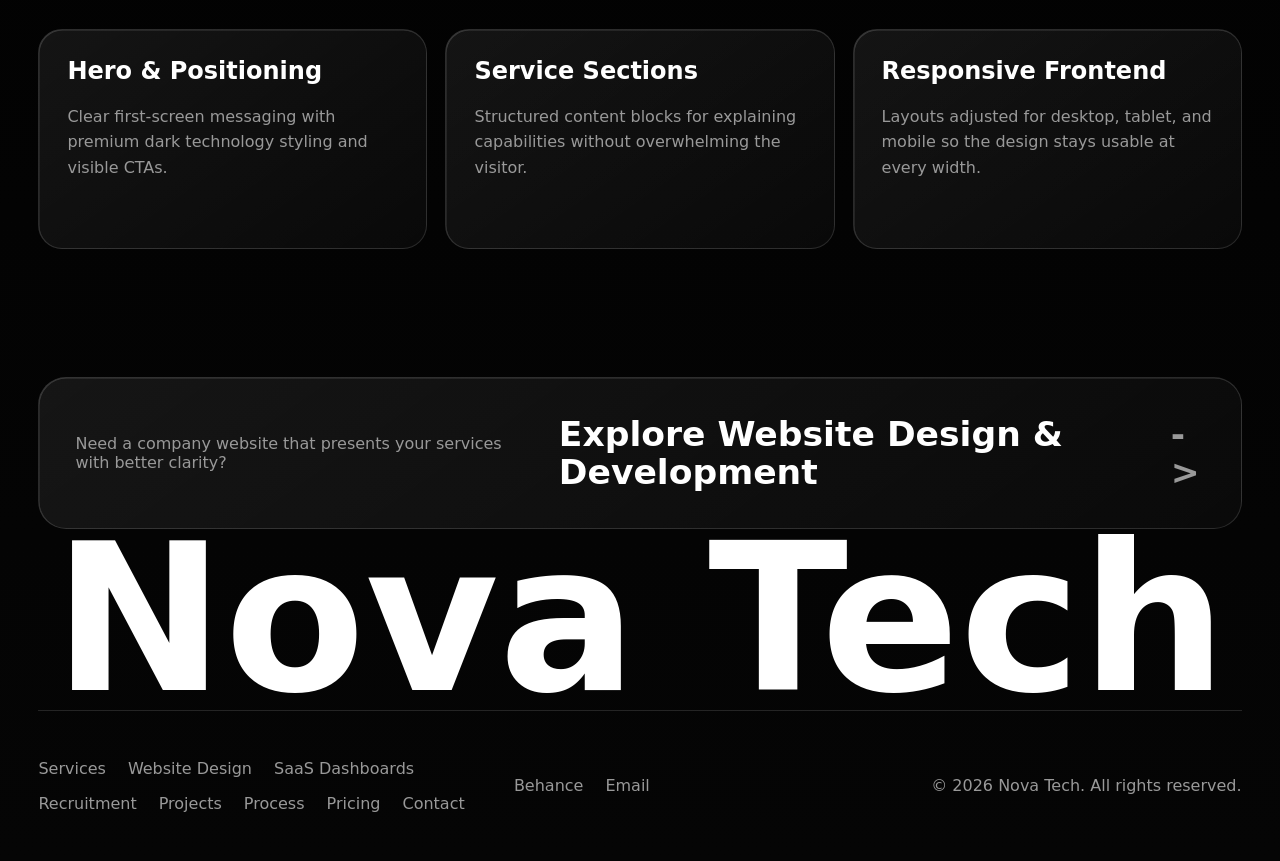
<file: projects/tech-company-website/index.html>
<!DOCTYPE html>
<html lang="en">
  <head>
    <meta charset="UTF-8" />
    <meta name="viewport" content="width=device-width, initial-scale=1.0" />
    <meta
      name="description"
      content="Tech Company Website case study by Nova Tech, featuring a responsive technology landing page with polished sections, service presentation, and clear CTAs."
    />
    <link rel="canonical" href="https://www.novatechpk.com/projects/tech-company-website" />
    <meta property="og:title" content="Tech Company Website Case Study | Nova Tech" />
    <meta
      property="og:description"
      content="A responsive technology landing page case study focused on structure, services, modern UI, and responsive presentation."
    />
    <meta property="og:type" content="article" />
    <meta property="og:url" content="https://www.novatechpk.com/projects/tech-company-website" />
    <meta property="og:image" content="https://www.novatechpk.com/assets/tech-website.png" />
    <meta name="twitter:card" content="summary_large_image" />
    <title>Tech Company Website Case Study | Nova Tech</title>
    <script>
      document.documentElement.classList.add("js");
    </script>
    <link
      rel="icon"
      href="data:image/svg+xml,%3Csvg xmlns='http://www.w3.org/2000/svg' viewBox='0 0 64 64'%3E%3Crect width='64' height='64' rx='18' fill='%23000'/%3E%3Cpath d='M17 45V19h7.5l15 17.3V19H47v26h-7.1L24.5 27.2V45H17Z' fill='%23fff'/%3E%3C/svg%3E"
    />
    <link rel="stylesheet" href="../../styles.css" />
    <script type="application/ld+json">
      {
        "@context": "https://schema.org",
        "@type": "BreadcrumbList",
        "@id": "https://www.novatechpk.com/projects/tech-company-website#breadcrumb",
        "itemListElement": [
          {
            "@type": "ListItem",
            "position": 1,
            "name": "Home",
            "item": "https://www.novatechpk.com/"
          },
          {
            "@type": "ListItem",
            "position": 2,
            "name": "Projects",
            "item": "https://www.novatechpk.com/#projects"
          },
          {
            "@type": "ListItem",
            "position": 3,
            "name": "Tech Company Website",
            "item": "https://www.novatechpk.com/projects/tech-company-website"
          }
        ]
      }
    </script>
    <script type="application/ld+json">
      {
        "@context": "https://schema.org",
        "@graph": [
          {
            "@type": "Organization",
            "@id": "https://www.novatechpk.com/#organization",
            "name": "Nova Tech",
            "url": "https://www.novatechpk.com/",
            "email": "info@novatechpk.com",
            "address": {
              "@type": "PostalAddress",
              "addressLocality": "Karachi",
              "addressCountry": "PK"
            },
            "sameAs": ["https://www.behance.net/sulaimanshakeel"]
          },
          {
            "@type": "WebSite",
            "@id": "https://www.novatechpk.com/#website",
            "name": "Nova Tech",
            "url": "https://www.novatechpk.com/",
            "publisher": {
              "@id": "https://www.novatechpk.com/#organization"
            }
          }
        ]
      }
    </script>
  </head>
  <body>
    <div class="page-glow" aria-hidden="true"></div>

    <header class="site-header" data-header>
      <div class="header-inner">
        <a class="brand" href="/" aria-label="Nova Tech home"><span class="brand-mark">N</span><span>Nova Tech</span></a>
        <nav class="desktop-nav" aria-label="Primary navigation">
          <div class="nav-dropdown" data-dropdown>
            <button class="nav-dropdown-toggle" type="button" aria-expanded="false" aria-controls="services-menu" data-dropdown-toggle>
              Services <span aria-hidden="true">v</span>
            </button>
            <div class="nav-dropdown-menu" id="services-menu" data-dropdown-menu>
              <a href="/services">All Services</a>
              <a href="/services/web-design-development">Website Design & Development</a>
              <a href="/services/saas-dashboard-development">SaaS Dashboards & Digital Products</a>
              <a href="/services#recruitment">Recruitment & Talent Sourcing</a>
            </div>
          </div>
          <a href="/#about">About</a>
          <a href="/#projects">Projects</a>
          <a href="/#process">Process</a>
          <a href="/#pricing">Pricing</a>
          <a href="/#contact">Contact</a>
        </nav>
        <a class="header-cta magnetic" href="mailto:info@novatechpk.com?subject=Start%20a%20Project">Start a Project</a>
        <button class="menu-toggle" type="button" aria-label="Open navigation" aria-expanded="false" data-menu-toggle><span></span><span></span></button>
      </div>
      <nav class="mobile-nav" aria-label="Mobile navigation" data-mobile-nav>
        <a href="/services">All Services</a>
        <a href="/services/web-design-development">Website Design & Development</a>
        <a href="/services/saas-dashboard-development">SaaS Dashboards & Digital Products</a>
        <a href="/services#recruitment">Recruitment & Talent Sourcing</a>
        <a href="/#about">About</a>
        <a href="/#projects">Projects</a>
        <a href="/#process">Process</a>
        <a href="/#pricing">Pricing</a>
        <a href="/#contact">Contact</a>
      </nav>
    </header>

    <main class="internal-page case-page">
      <section class="case-hero section-shell">
        <div class="hero-bg" aria-hidden="true">
          <img src="../../assets/nova-hero-orb.svg" alt="" class="hero-orb" />
          <img src="../../assets/template-wave-field.png" alt="" class="hero-wave" />
        </div>
        <div class="case-hero-copy">
          <nav class="breadcrumbs reveal" aria-label="Breadcrumb"><a href="/">Home</a><span>/</span><a href="/#projects">Projects</a><span>/</span><span>Tech Company Website</span></nav>
          <p class="eyebrow reveal">Case Study</p>
          <h1 class="reveal stagger-1">Tech Company Website</h1>
          <p class="hero-text reveal stagger-2">
            A responsive technology company website designed to present digital services with clear section hierarchy,
            modern interface styling, polished spacing, and direct contact paths. The project focuses on a clean landing
            page experience that works across desktop, tablet, and mobile screens.
          </p>
          <div class="hero-actions reveal stagger-3">
            <a class="button button-primary magnetic" href="https://tech-website-phi.vercel.app/" target="_blank" rel="noopener">View Live Project <span aria-hidden="true">-></span></a>
            <a class="button button-secondary magnetic" href="mailto:info@novatechpk.com?subject=Website%20Project">Start a Website Project <span aria-hidden="true">-></span></a>
          </div>
        </div>
        <div class="case-hero-image reveal stagger-2">
          <img src="../../assets/tech-website.png" alt="Tech Company Website landing page preview" />
        </div>
      </section>

      <section class="section-shell case-summary">
        <div class="case-meta reveal">
          <article><span>Project Type</span><strong>Technology Landing Page</strong></article>
          <article><span>Primary Flow</span><strong>Services to Contact</strong></article>
          <article><span>Live URL</span><strong>tech-website-phi.vercel.app</strong></article>
        </div>
      </section>

      <section class="section-shell case-details">
        <div class="section-heading split">
          <div>
            <div class="section-kicker reveal">Project Direction</div>
            <h2 class="reveal stagger-1">A service website built for fast understanding.</h2>
          </div>
          <p class="reveal stagger-2">
            The page was organised to help visitors understand the company, scan services, and move toward contact
            without losing the modern technology feel. Visual blocks, CTAs, and responsive spacing support that path.
          </p>
        </div>
        <div class="capability-grid">
          <article class="capability-card reveal"><h3>Hero & Positioning</h3><p>Clear first-screen messaging with premium dark technology styling and visible CTAs.</p></article>
          <article class="capability-card reveal stagger-1"><h3>Service Sections</h3><p>Structured content blocks for explaining capabilities without overwhelming the visitor.</p></article>
          <article class="capability-card reveal stagger-2"><h3>Responsive Frontend</h3><p>Layouts adjusted for desktop, tablet, and mobile so the design stays usable at every width.</p></article>
        </div>
      </section>

      <section class="section-shell related-service">
        <a class="related-panel reveal" href="/services/web-design-development">
          <span>Need a company website that presents your services with better clarity?</span>
          <strong>Explore Website Design & Development <span aria-hidden="true">-></span></strong>
        </a>
      </section>
    </main>

    <footer class="site-footer">
      <div class="footer-wordmark">Nova Tech</div>
      <div class="footer-bottom">
        <nav aria-label="Footer navigation">
          <a href="/services">Services</a>
          <a href="/services/web-design-development">Website Design</a>
          <a href="/services/saas-dashboard-development">SaaS Dashboards</a>
          <a href="/services#recruitment">Recruitment</a>
          <a href="/#projects">Projects</a>
          <a href="/#process">Process</a>
          <a href="/#pricing">Pricing</a>
          <a href="/#contact">Contact</a>
        </nav>
        <nav aria-label="Social links">
          <a href="https://www.behance.net/sulaimanshakeel" target="_blank" rel="noopener">Behance</a>
          <a href="mailto:info@novatechpk.com">Email</a>
        </nav>
        <p>&copy; 2026 Nova Tech. All rights reserved.</p>
      </div>
    </footer>

    <script src="../../script.js"></script>
  </body>
</html>
</file>
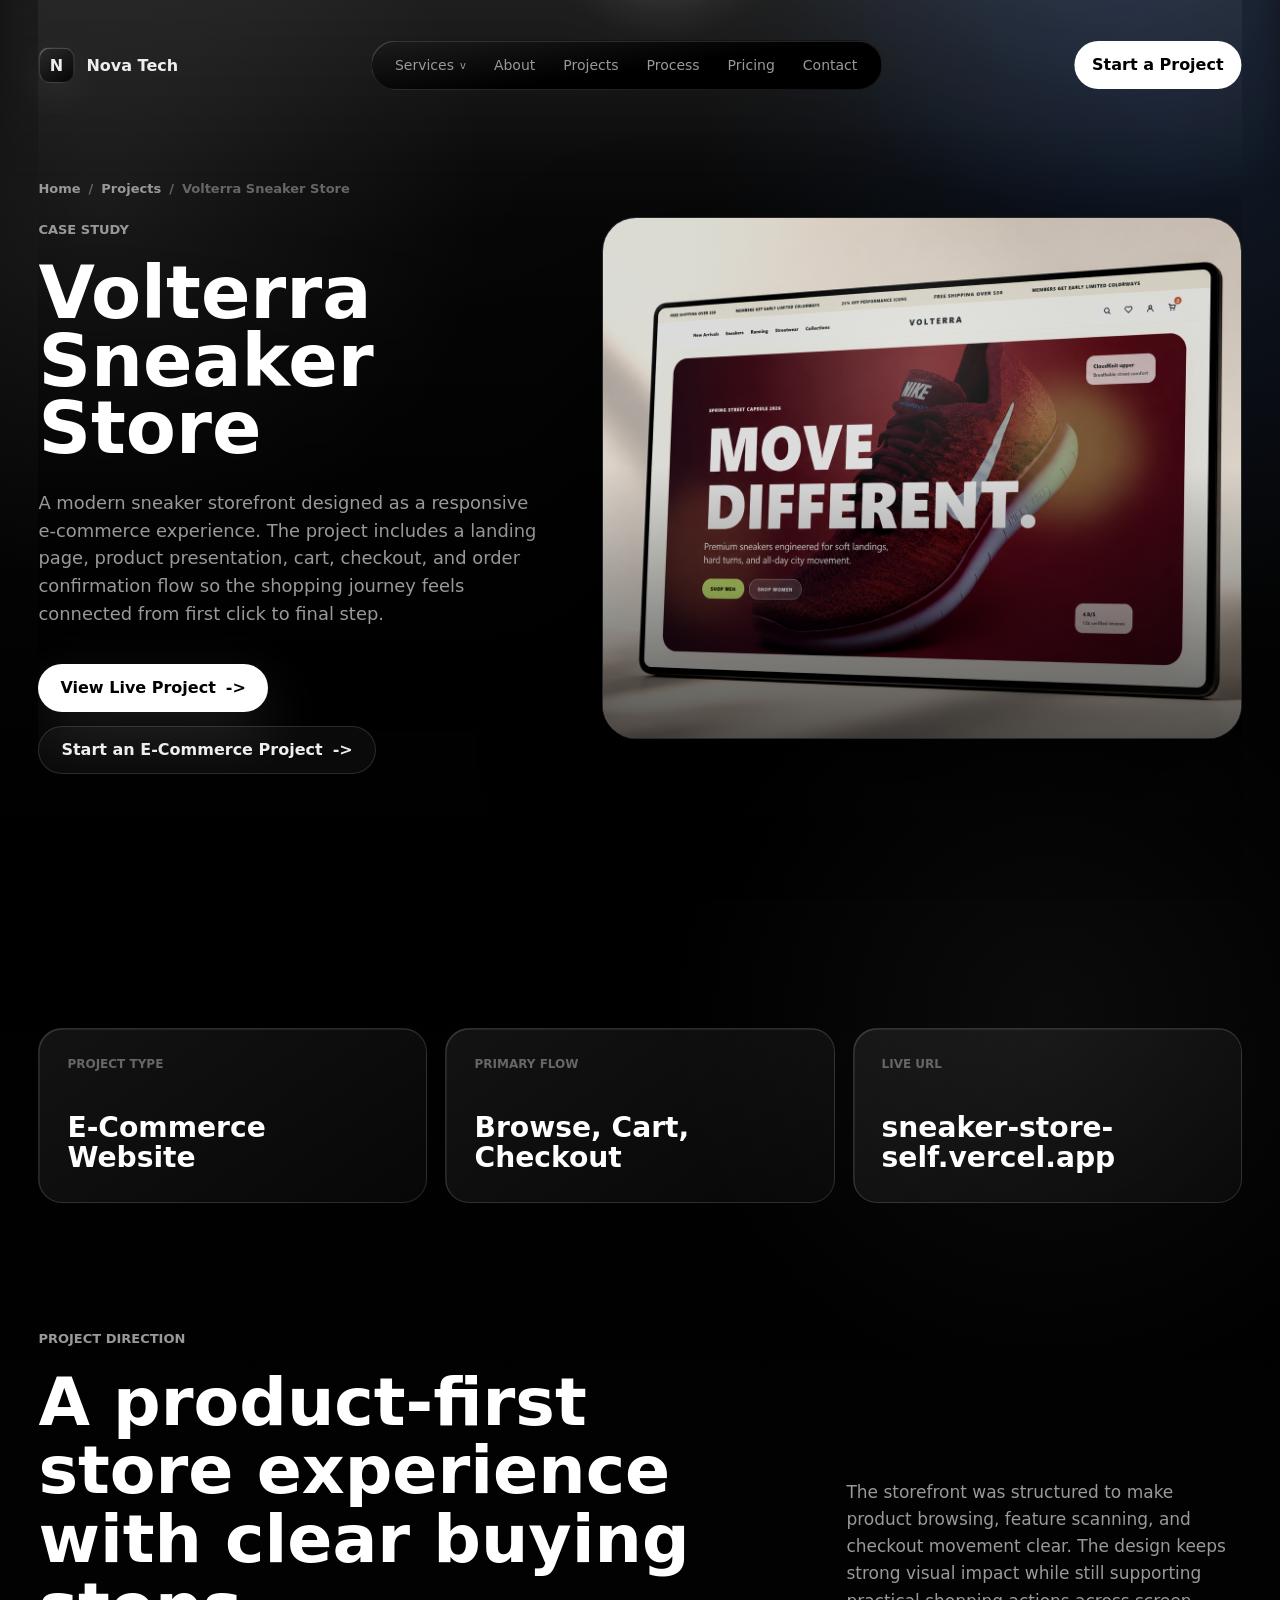
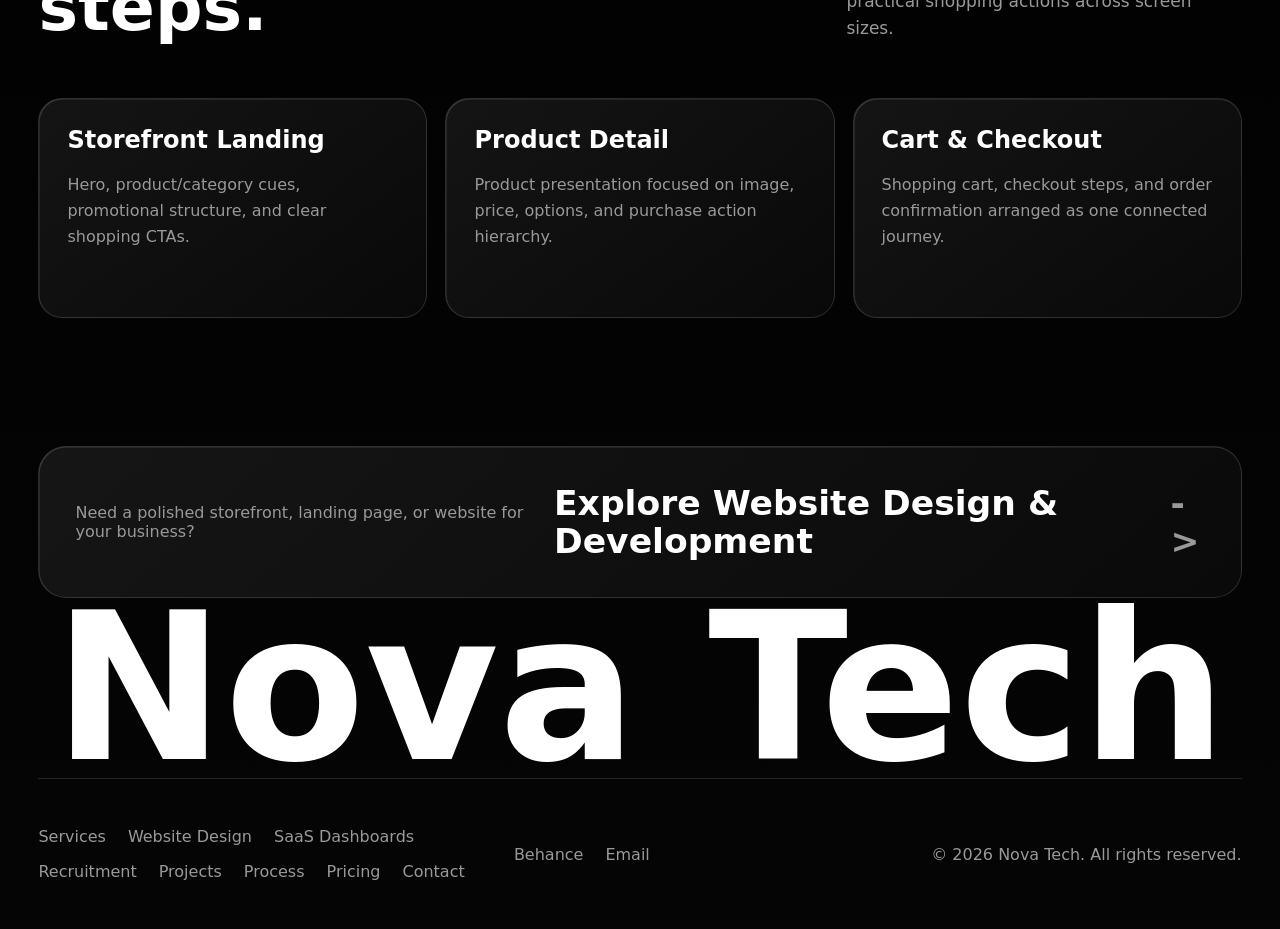
<file: projects/volterra-sneaker-store/index.html>
<!DOCTYPE html>
<html lang="en">
  <head>
    <meta charset="UTF-8" />
    <meta name="viewport" content="width=device-width, initial-scale=1.0" />
    <meta
      name="description"
      content="Volterra Sneaker Store case study by Nova Tech, featuring a responsive sneaker storefront with landing, product, cart, checkout, and confirmation flows."
    />
    <link rel="canonical" href="https://www.novatechpk.com/projects/volterra-sneaker-store" />
    <meta property="og:title" content="Volterra Sneaker Store Case Study | Nova Tech" />
    <meta
      property="og:description"
      content="A responsive e-commerce storefront case study covering product discovery, cart, checkout, and confirmation screens."
    />
    <meta property="og:type" content="article" />
    <meta property="og:url" content="https://www.novatechpk.com/projects/volterra-sneaker-store" />
    <meta property="og:image" content="https://www.novatechpk.com/assets/sneaker-store.png" />
    <meta name="twitter:card" content="summary_large_image" />
    <title>Volterra Sneaker Store Case Study | Nova Tech</title>
    <script>
      document.documentElement.classList.add("js");
    </script>
    <link
      rel="icon"
      href="data:image/svg+xml,%3Csvg xmlns='http://www.w3.org/2000/svg' viewBox='0 0 64 64'%3E%3Crect width='64' height='64' rx='18' fill='%23000'/%3E%3Cpath d='M17 45V19h7.5l15 17.3V19H47v26h-7.1L24.5 27.2V45H17Z' fill='%23fff'/%3E%3C/svg%3E"
    />
    <link rel="stylesheet" href="../../styles.css" />
    <script type="application/ld+json">
      {
        "@context": "https://schema.org",
        "@type": "BreadcrumbList",
        "@id": "https://www.novatechpk.com/projects/volterra-sneaker-store#breadcrumb",
        "itemListElement": [
          {
            "@type": "ListItem",
            "position": 1,
            "name": "Home",
            "item": "https://www.novatechpk.com/"
          },
          {
            "@type": "ListItem",
            "position": 2,
            "name": "Projects",
            "item": "https://www.novatechpk.com/#projects"
          },
          {
            "@type": "ListItem",
            "position": 3,
            "name": "Volterra Sneaker Store",
            "item": "https://www.novatechpk.com/projects/volterra-sneaker-store"
          }
        ]
      }
    </script>
    <script type="application/ld+json">
      {
        "@context": "https://schema.org",
        "@graph": [
          {
            "@type": "Organization",
            "@id": "https://www.novatechpk.com/#organization",
            "name": "Nova Tech",
            "url": "https://www.novatechpk.com/",
            "email": "info@novatechpk.com",
            "address": {
              "@type": "PostalAddress",
              "addressLocality": "Karachi",
              "addressCountry": "PK"
            },
            "sameAs": ["https://www.behance.net/sulaimanshakeel"]
          },
          {
            "@type": "WebSite",
            "@id": "https://www.novatechpk.com/#website",
            "name": "Nova Tech",
            "url": "https://www.novatechpk.com/",
            "publisher": {
              "@id": "https://www.novatechpk.com/#organization"
            }
          }
        ]
      }
    </script>
  </head>
  <body>
    <div class="page-glow" aria-hidden="true"></div>

    <header class="site-header" data-header>
      <div class="header-inner">
        <a class="brand" href="/" aria-label="Nova Tech home"><span class="brand-mark">N</span><span>Nova Tech</span></a>
        <nav class="desktop-nav" aria-label="Primary navigation">
          <div class="nav-dropdown" data-dropdown>
            <button class="nav-dropdown-toggle" type="button" aria-expanded="false" aria-controls="services-menu" data-dropdown-toggle>
              Services <span aria-hidden="true">v</span>
            </button>
            <div class="nav-dropdown-menu" id="services-menu" data-dropdown-menu>
              <a href="/services">All Services</a>
              <a href="/services/web-design-development">Website Design & Development</a>
              <a href="/services/saas-dashboard-development">SaaS Dashboards & Digital Products</a>
              <a href="/services#recruitment">Recruitment & Talent Sourcing</a>
            </div>
          </div>
          <a href="/#about">About</a>
          <a href="/#projects">Projects</a>
          <a href="/#process">Process</a>
          <a href="/#pricing">Pricing</a>
          <a href="/#contact">Contact</a>
        </nav>
        <a class="header-cta magnetic" href="mailto:info@novatechpk.com?subject=Start%20a%20Project">Start a Project</a>
        <button class="menu-toggle" type="button" aria-label="Open navigation" aria-expanded="false" data-menu-toggle><span></span><span></span></button>
      </div>
      <nav class="mobile-nav" aria-label="Mobile navigation" data-mobile-nav>
        <a href="/services">All Services</a>
        <a href="/services/web-design-development">Website Design & Development</a>
        <a href="/services/saas-dashboard-development">SaaS Dashboards & Digital Products</a>
        <a href="/services#recruitment">Recruitment & Talent Sourcing</a>
        <a href="/#about">About</a>
        <a href="/#projects">Projects</a>
        <a href="/#process">Process</a>
        <a href="/#pricing">Pricing</a>
        <a href="/#contact">Contact</a>
      </nav>
    </header>

    <main class="internal-page case-page">
      <section class="case-hero section-shell">
        <div class="hero-bg" aria-hidden="true">
          <img src="../../assets/nova-hero-orb.svg" alt="" class="hero-orb" />
          <img src="../../assets/template-wave-field.png" alt="" class="hero-wave" />
        </div>
        <div class="case-hero-copy">
          <nav class="breadcrumbs reveal" aria-label="Breadcrumb"><a href="/">Home</a><span>/</span><a href="/#projects">Projects</a><span>/</span><span>Volterra Sneaker Store</span></nav>
          <p class="eyebrow reveal">Case Study</p>
          <h1 class="reveal stagger-1">Volterra Sneaker Store</h1>
          <p class="hero-text reveal stagger-2">
            A modern sneaker storefront designed as a responsive e-commerce experience. The project includes a landing
            page, product presentation, cart, checkout, and order confirmation flow so the shopping journey feels
            connected from first click to final step.
          </p>
          <div class="hero-actions reveal stagger-3">
            <a class="button button-primary magnetic" href="https://sneaker-store-self.vercel.app/" target="_blank" rel="noopener">View Live Project <span aria-hidden="true">-></span></a>
            <a class="button button-secondary magnetic" href="mailto:info@novatechpk.com?subject=E-Commerce%20Project">Start an E-Commerce Project <span aria-hidden="true">-></span></a>
          </div>
        </div>
        <div class="case-hero-image reveal stagger-2">
          <img src="../../assets/sneaker-store.png" alt="Volterra Sneaker Store website preview" />
        </div>
      </section>

      <section class="section-shell case-summary">
        <div class="case-meta reveal">
          <article><span>Project Type</span><strong>E-Commerce Website</strong></article>
          <article><span>Primary Flow</span><strong>Browse, Cart, Checkout</strong></article>
          <article><span>Live URL</span><strong>sneaker-store-self.vercel.app</strong></article>
        </div>
      </section>

      <section class="section-shell case-details">
        <div class="section-heading split">
          <div>
            <div class="section-kicker reveal">Project Direction</div>
            <h2 class="reveal stagger-1">A product-first store experience with clear buying steps.</h2>
          </div>
          <p class="reveal stagger-2">
            The storefront was structured to make product browsing, feature scanning, and checkout movement clear. The
            design keeps strong visual impact while still supporting practical shopping actions across screen sizes.
          </p>
        </div>
        <div class="capability-grid">
          <article class="capability-card reveal"><h3>Storefront Landing</h3><p>Hero, product/category cues, promotional structure, and clear shopping CTAs.</p></article>
          <article class="capability-card reveal stagger-1"><h3>Product Detail</h3><p>Product presentation focused on image, price, options, and purchase action hierarchy.</p></article>
          <article class="capability-card reveal stagger-2"><h3>Cart & Checkout</h3><p>Shopping cart, checkout steps, and order confirmation arranged as one connected journey.</p></article>
        </div>
      </section>

      <section class="section-shell related-service">
        <a class="related-panel reveal" href="/services/web-design-development">
          <span>Need a polished storefront, landing page, or website for your business?</span>
          <strong>Explore Website Design & Development <span aria-hidden="true">-></span></strong>
        </a>
      </section>
    </main>

    <footer class="site-footer">
      <div class="footer-wordmark">Nova Tech</div>
      <div class="footer-bottom">
        <nav aria-label="Footer navigation">
          <a href="/services">Services</a>
          <a href="/services/web-design-development">Website Design</a>
          <a href="/services/saas-dashboard-development">SaaS Dashboards</a>
          <a href="/services#recruitment">Recruitment</a>
          <a href="/#projects">Projects</a>
          <a href="/#process">Process</a>
          <a href="/#pricing">Pricing</a>
          <a href="/#contact">Contact</a>
        </nav>
        <nav aria-label="Social links">
          <a href="https://www.behance.net/sulaimanshakeel" target="_blank" rel="noopener">Behance</a>
          <a href="mailto:info@novatechpk.com">Email</a>
        </nav>
        <p>&copy; 2026 Nova Tech. All rights reserved.</p>
      </div>
    </footer>

    <script src="../../script.js"></script>
  </body>
</html>
</file>
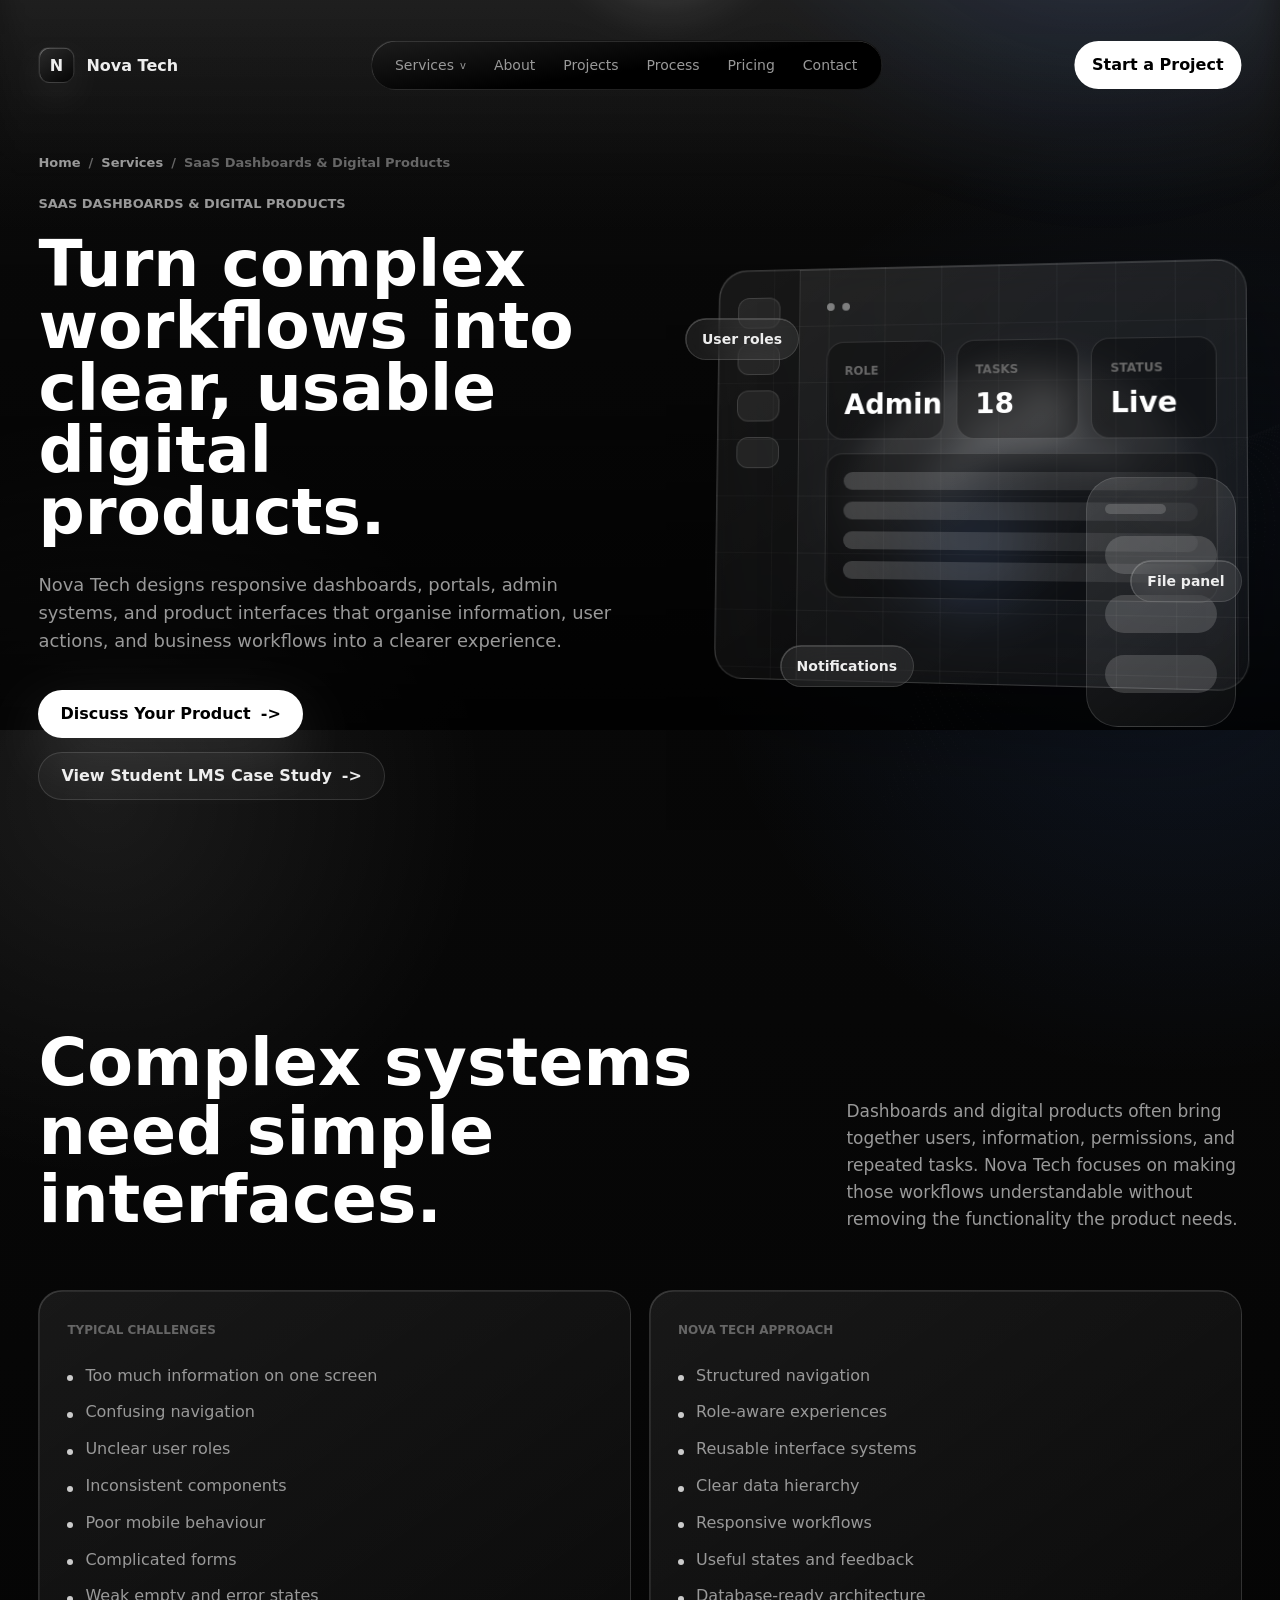
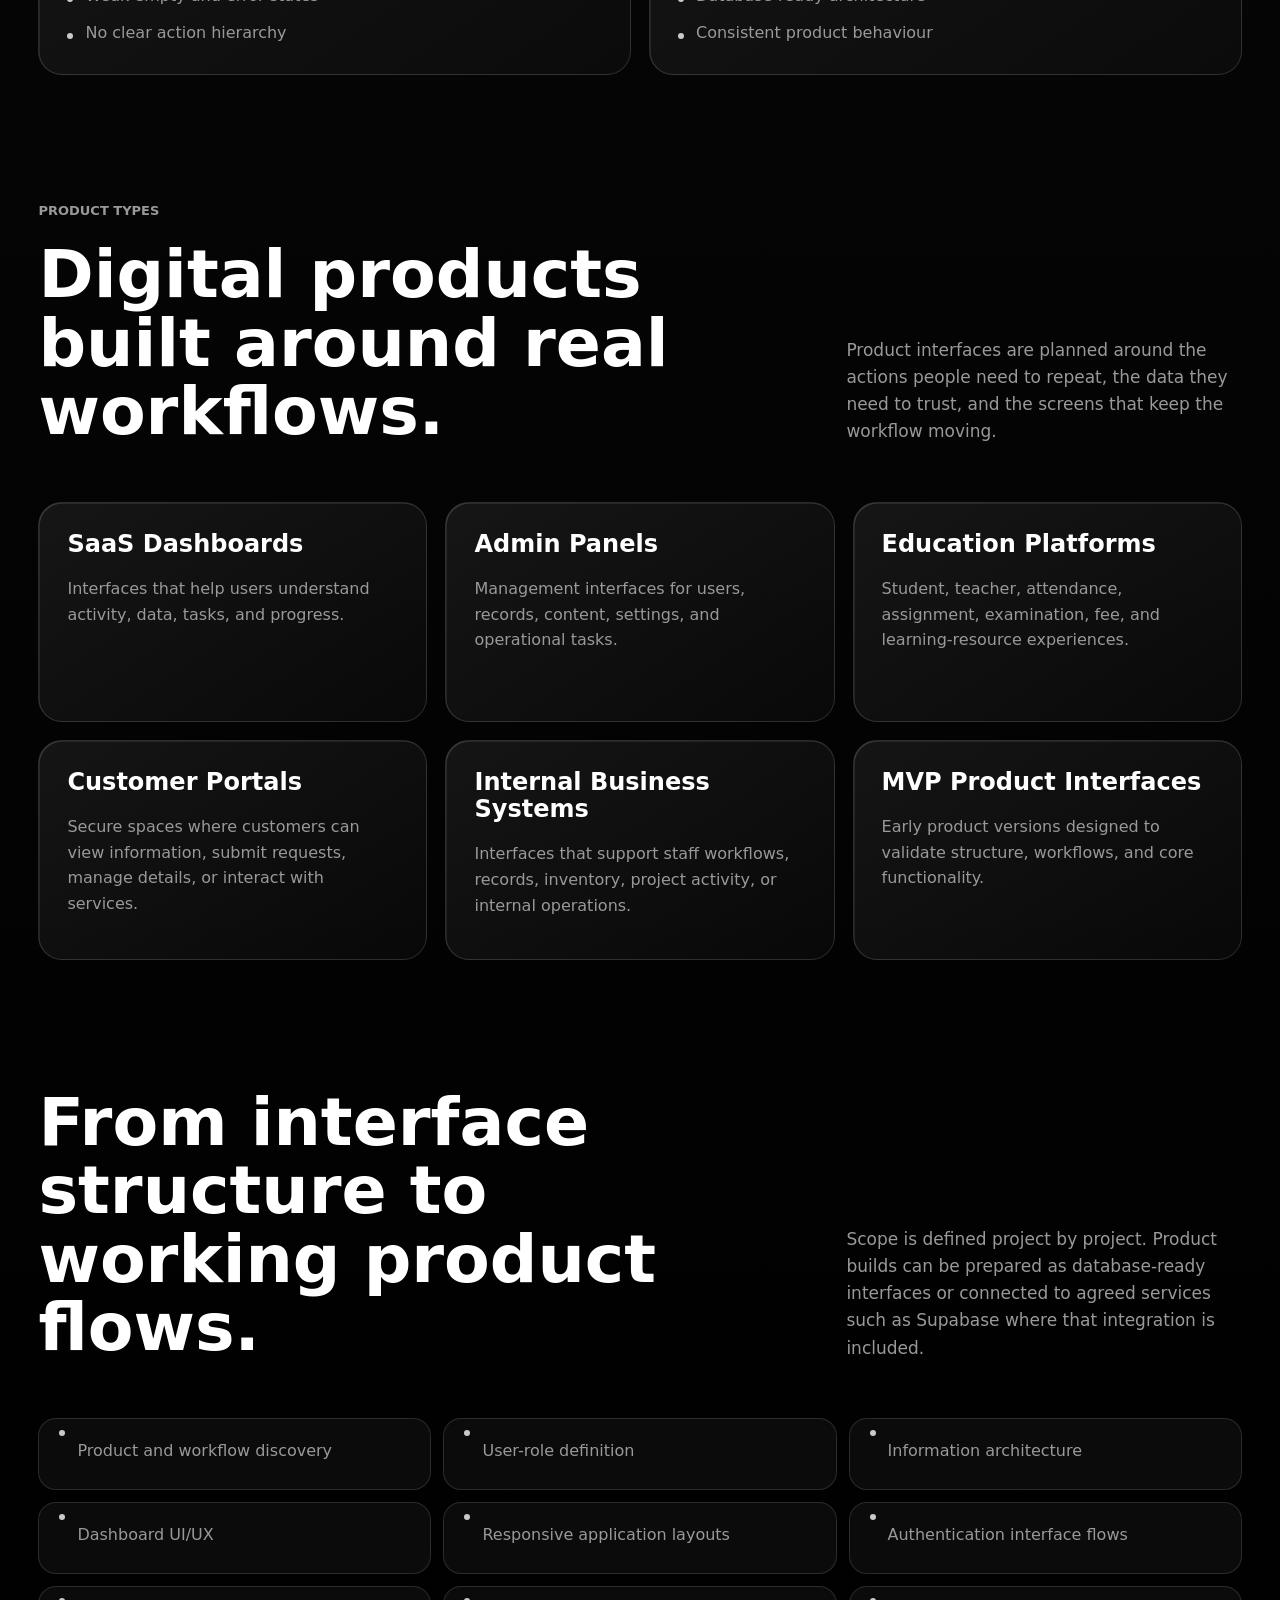
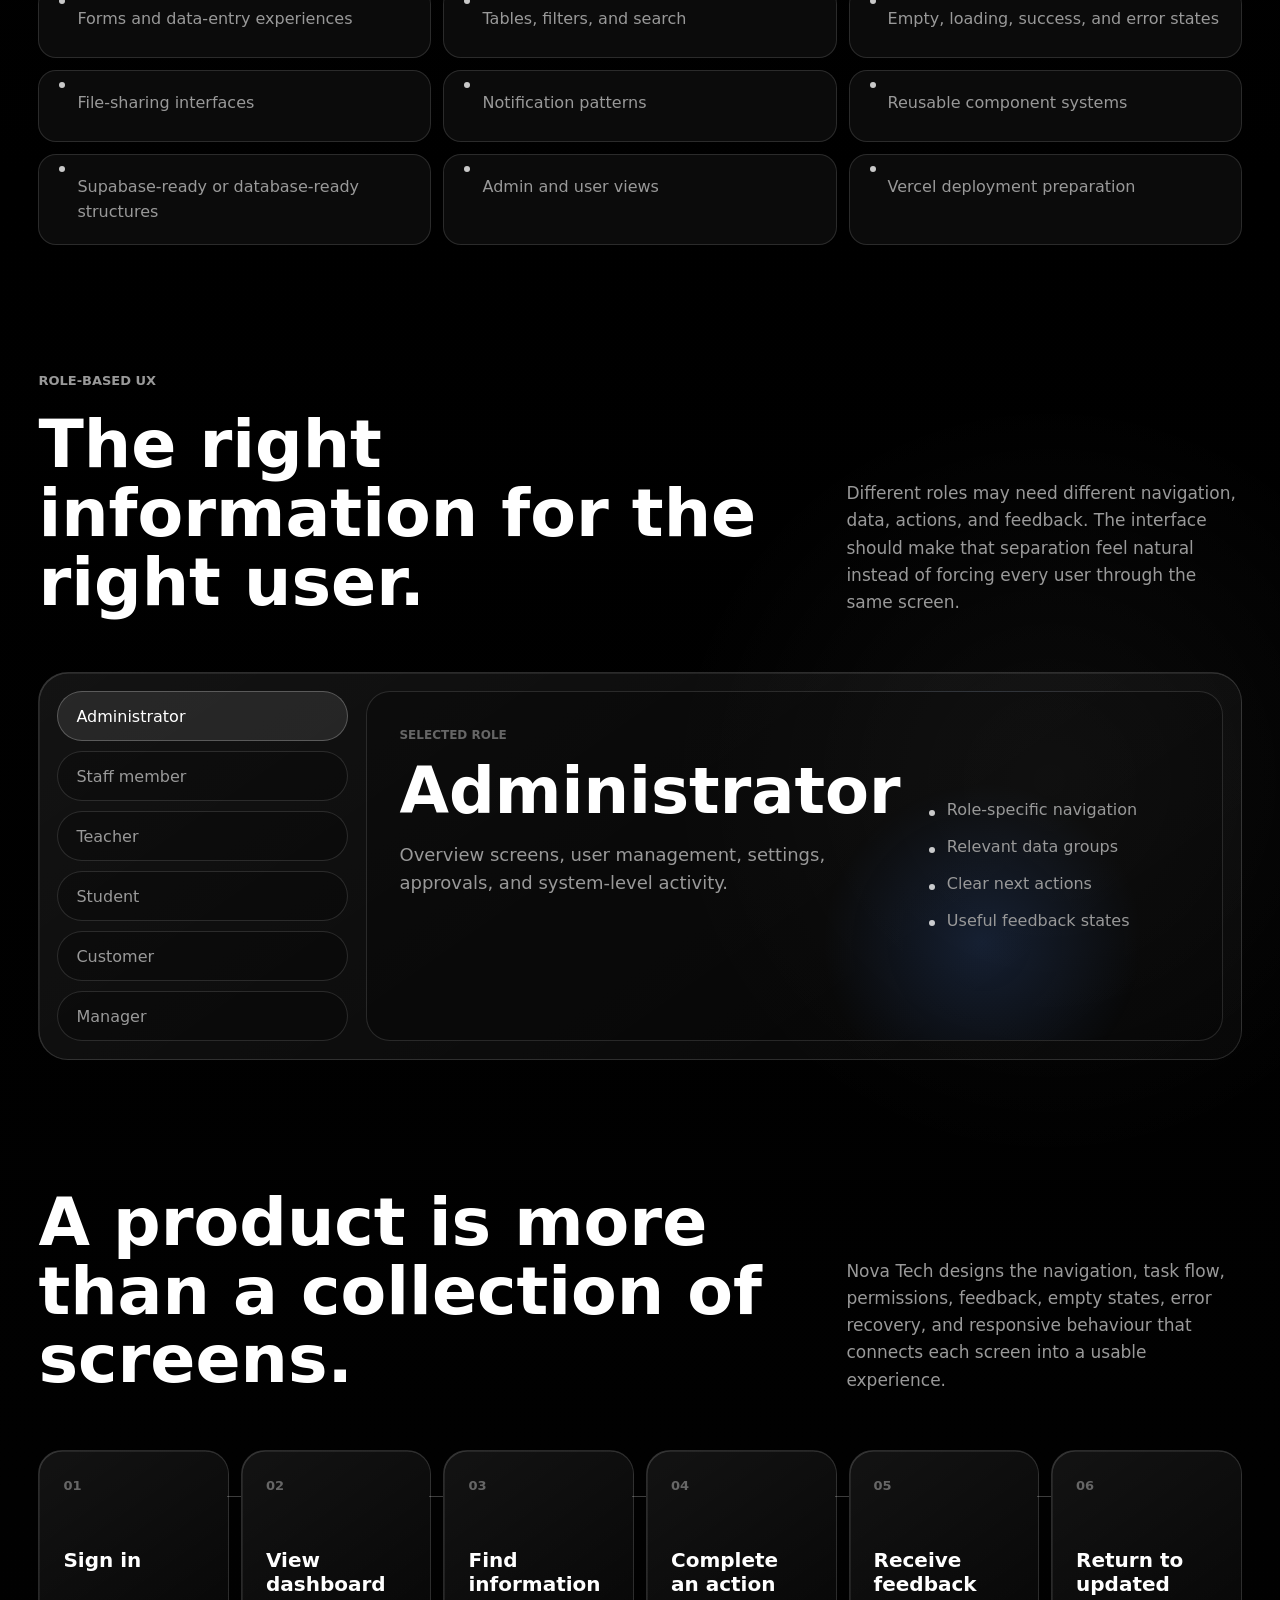
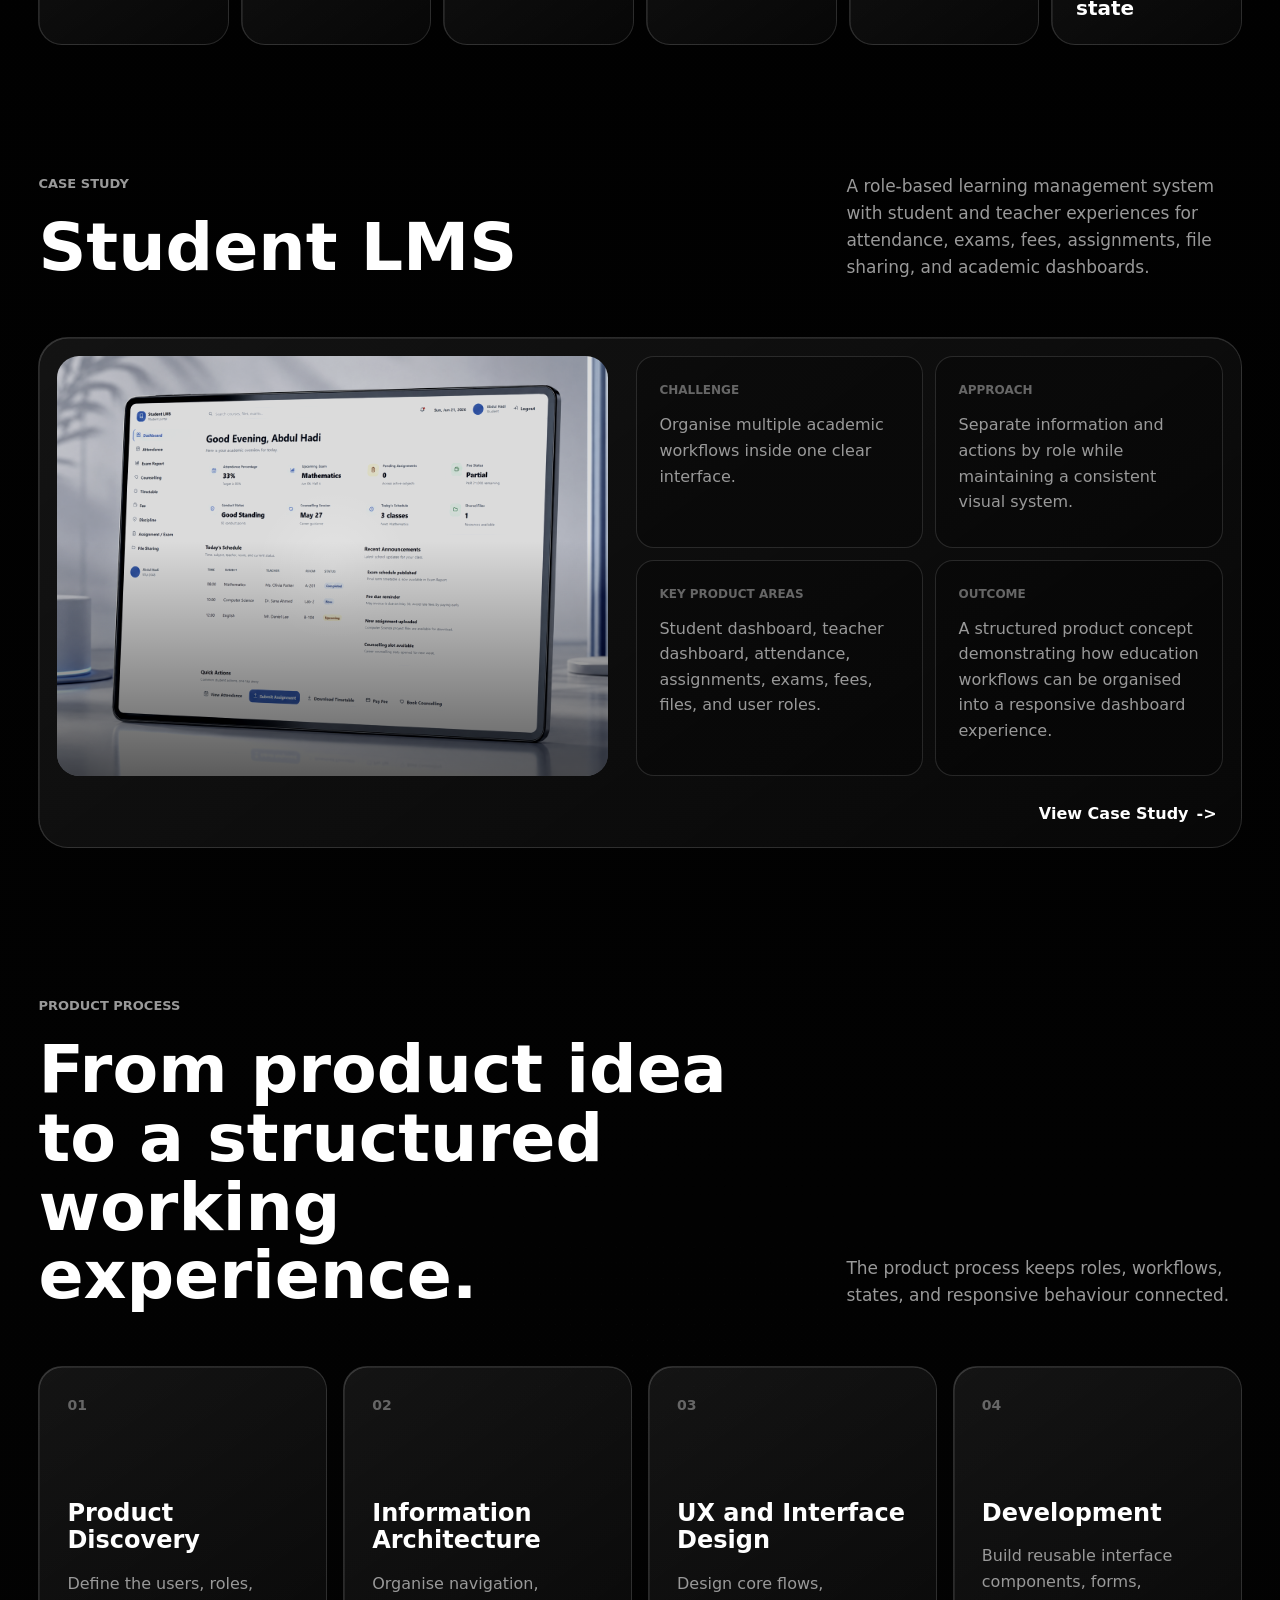
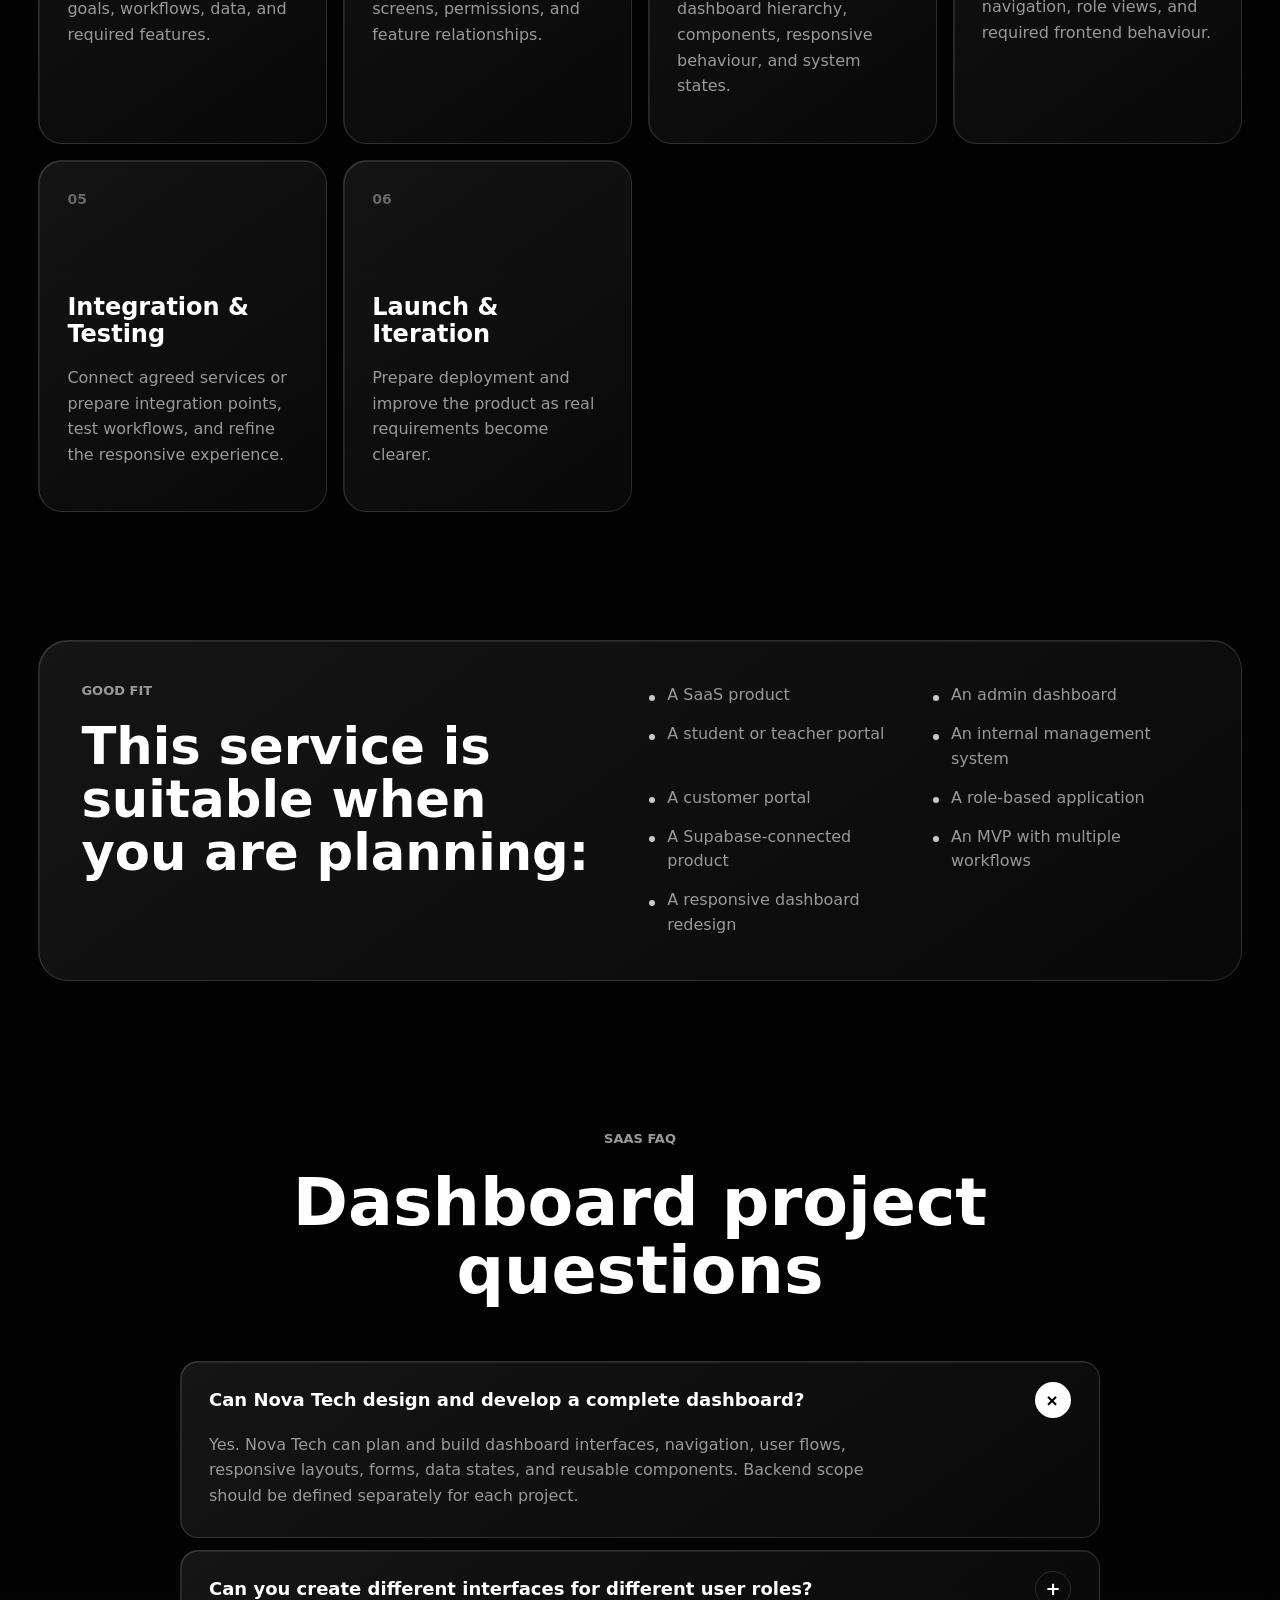
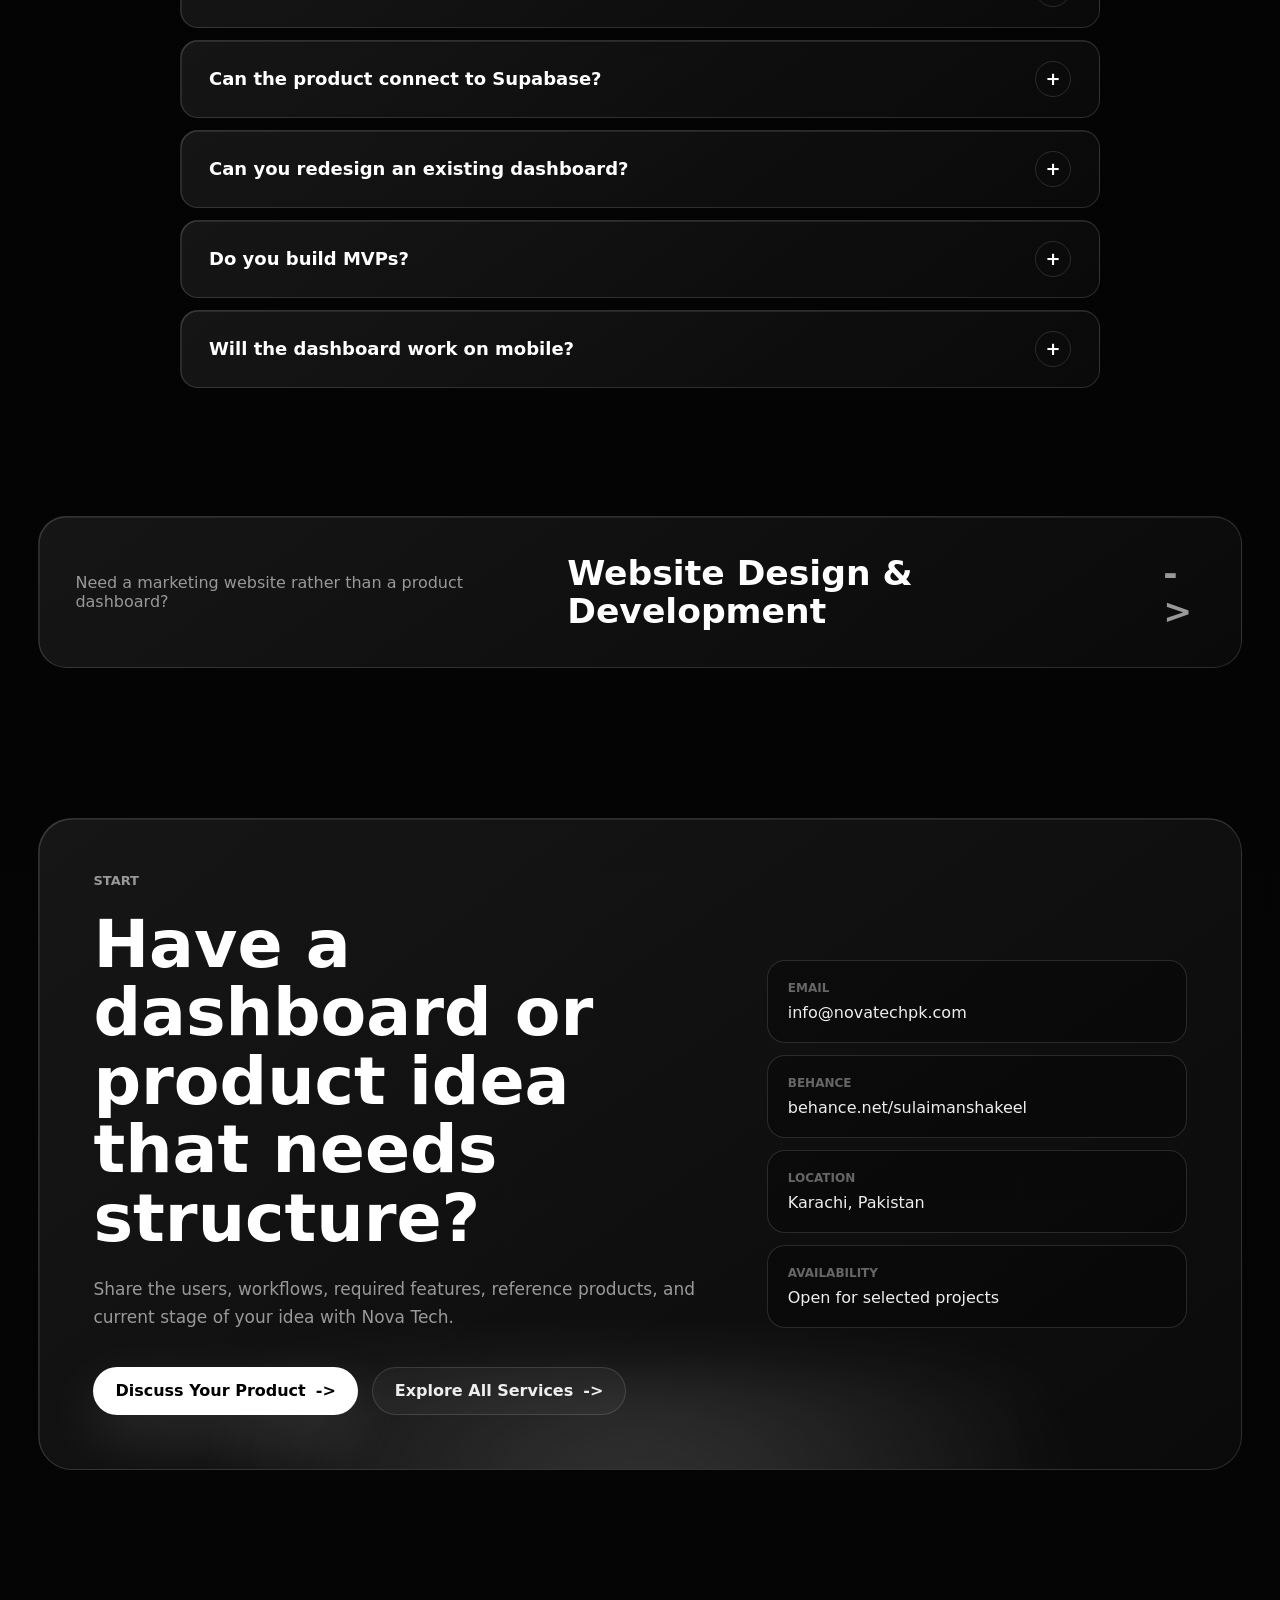
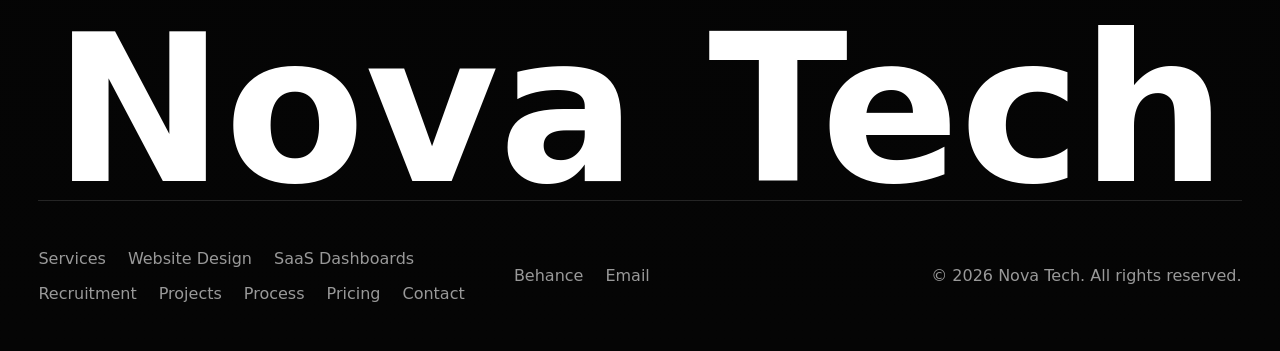
<file: services/saas-dashboard-development/index.html>
<!DOCTYPE html>
<html lang="en">
  <head>
    <meta charset="UTF-8" />
    <meta name="viewport" content="width=device-width, initial-scale=1.0" />
    <meta
      name="description"
      content="Nova Tech designs responsive SaaS dashboards, portals, admin systems, education platforms, and database-ready digital product interfaces."
    />
    <link rel="canonical" href="https://www.novatechpk.com/services/saas-dashboard-development" />
    <meta property="og:title" content="SaaS Dashboards & Digital Products | Nova Tech" />
    <meta
      property="og:description"
      content="Responsive SaaS dashboards, portals, admin systems, education platforms, and product interfaces by Nova Tech."
    />
    <meta property="og:type" content="website" />
    <meta property="og:url" content="https://www.novatechpk.com/services/saas-dashboard-development" />
    <meta property="og:image" content="https://www.novatechpk.com/assets/student-lms.png" />
    <meta name="twitter:card" content="summary_large_image" />
    <title>SaaS Dashboards & Digital Products | Nova Tech</title>
    <script>
      document.documentElement.classList.add("js");
    </script>
    <link
      rel="icon"
      href="data:image/svg+xml,%3Csvg xmlns='http://www.w3.org/2000/svg' viewBox='0 0 64 64'%3E%3Crect width='64' height='64' rx='18' fill='%23000'/%3E%3Cpath d='M17 45V19h7.5l15 17.3V19H47v26h-7.1L24.5 27.2V45H17Z' fill='%23fff'/%3E%3C/svg%3E"
    />
    <link rel="stylesheet" href="../../styles.css" />
    <script type="application/ld+json">
      {
        "@context": "https://schema.org",
        "@type": "BreadcrumbList",
        "@id": "https://www.novatechpk.com/services/saas-dashboard-development#breadcrumb",
        "itemListElement": [
          {
            "@type": "ListItem",
            "position": 1,
            "name": "Home",
            "item": "https://www.novatechpk.com/"
          },
          {
            "@type": "ListItem",
            "position": 2,
            "name": "Services",
            "item": "https://www.novatechpk.com/services"
          },
          {
            "@type": "ListItem",
            "position": 3,
            "name": "SaaS Dashboards & Digital Products",
            "item": "https://www.novatechpk.com/services/saas-dashboard-development"
          }
        ]
      }
    </script>
    <script type="application/ld+json">
      {
        "@context": "https://schema.org",
        "@graph": [
          {
            "@type": "Organization",
            "@id": "https://www.novatechpk.com/#organization",
            "name": "Nova Tech",
            "url": "https://www.novatechpk.com/",
            "email": "info@novatechpk.com",
            "address": {
              "@type": "PostalAddress",
              "addressLocality": "Karachi",
              "addressCountry": "PK"
            },
            "sameAs": ["https://www.behance.net/sulaimanshakeel"]
          },
          {
            "@type": "WebSite",
            "@id": "https://www.novatechpk.com/#website",
            "name": "Nova Tech",
            "url": "https://www.novatechpk.com/",
            "publisher": {
              "@id": "https://www.novatechpk.com/#organization"
            }
          }
        ]
      }
    </script>
  </head>
  <body>
    <div class="page-glow" aria-hidden="true"></div>

    <header class="site-header" data-header>
      <div class="header-inner">
        <a class="brand" href="/" aria-label="Nova Tech home"><span class="brand-mark">N</span><span>Nova Tech</span></a>
        <nav class="desktop-nav" aria-label="Primary navigation">
          <div class="nav-dropdown" data-dropdown>
            <button class="nav-dropdown-toggle" type="button" aria-expanded="false" aria-controls="services-menu" data-dropdown-toggle>
              Services <span aria-hidden="true">v</span>
            </button>
            <div class="nav-dropdown-menu" id="services-menu" data-dropdown-menu>
              <a href="/services">All Services</a>
              <a href="/services/web-design-development">Website Design & Development</a>
              <a href="/services/saas-dashboard-development">SaaS Dashboards & Digital Products</a>
              <a href="/services#recruitment">Recruitment & Talent Sourcing</a>
            </div>
          </div>
          <a href="/#about">About</a>
          <a href="/#projects">Projects</a>
          <a href="/#process">Process</a>
          <a href="/#pricing">Pricing</a>
          <a href="/#contact">Contact</a>
        </nav>
        <a class="header-cta magnetic" href="mailto:info@novatechpk.com?subject=Dashboard%20Product%20Idea">Start a Project</a>
        <button class="menu-toggle" type="button" aria-label="Open navigation" aria-expanded="false" data-menu-toggle><span></span><span></span></button>
      </div>
      <nav class="mobile-nav" aria-label="Mobile navigation" data-mobile-nav>
        <a href="/services">All Services</a>
        <a href="/services/web-design-development">Website Design & Development</a>
        <a href="/services/saas-dashboard-development">SaaS Dashboards & Digital Products</a>
        <a href="/services#recruitment">Recruitment & Talent Sourcing</a>
        <a href="/#about">About</a>
        <a href="/#projects">Projects</a>
        <a href="/#process">Process</a>
        <a href="/#pricing">Pricing</a>
        <a href="/#contact">Contact</a>
      </nav>
    </header>

    <main class="internal-page">
      <section class="service-hero section-shell">
        <div class="hero-bg" aria-hidden="true">
          <img src="../../assets/nova-hero-orb.svg" alt="" class="hero-orb" />
          <img src="../../assets/template-wave-field.png" alt="" class="hero-wave" />
        </div>
        <div class="service-hero-copy">
          <nav class="breadcrumbs reveal" aria-label="Breadcrumb">
            <a href="/">Home</a><span>/</span><a href="/services">Services</a><span>/</span><span>SaaS Dashboards & Digital Products</span>
          </nav>
          <p class="eyebrow reveal">SaaS Dashboards & Digital Products</p>
          <h1 class="reveal stagger-1">Turn complex workflows into clear, usable digital products.</h1>
          <p class="hero-text reveal stagger-2">
            Nova Tech designs responsive dashboards, portals, admin systems, and product interfaces that organise
            information, user actions, and business workflows into a clearer experience.
          </p>
          <div class="hero-actions reveal stagger-3">
            <a class="button button-primary magnetic" href="mailto:info@novatechpk.com?subject=Dashboard%20Product%20Idea">
              Discuss Your Product <span aria-hidden="true">-></span>
            </a>
            <a class="button button-secondary magnetic" href="/projects/student-lms">
              View Student LMS Case Study <span aria-hidden="true">-></span>
            </a>
          </div>
        </div>

        <div class="dashboard-visual reveal stagger-2" aria-label="Abstract dashboard system preview">
          <div class="dashboard-window">
            <div class="dashboard-sidebar">
              <span></span><span></span><span></span><span></span>
            </div>
            <div class="dashboard-main">
              <div class="dashboard-topline"><span></span><span></span></div>
              <div class="dashboard-cards">
                <article><span>Role</span><strong>Admin</strong></article>
                <article><span>Tasks</span><strong>18</strong></article>
                <article><span>Status</span><strong>Live</strong></article>
              </div>
              <div class="dashboard-table">
                <i></i><i></i><i></i><i></i>
              </div>
            </div>
          </div>
          <div class="dashboard-mobile">
            <span></span><i></i><i></i><i></i>
          </div>
          <span class="float-label dash-label-one">User roles</span>
          <span class="float-label dash-label-two">File panel</span>
          <span class="float-label dash-label-three">Notifications</span>
        </div>
      </section>

      <section class="section-shell product-challenge">
        <div class="section-heading split">
          <h2 class="reveal">Complex systems need simple interfaces.</h2>
          <p class="reveal stagger-1">
            Dashboards and digital products often bring together users, information, permissions, and repeated tasks.
            Nova Tech focuses on making those workflows understandable without removing the functionality the product
            needs.
          </p>
        </div>
        <div class="comparison-grid">
          <article class="comparison-card reveal">
            <span>Typical challenges</span>
            <ul>
              <li>Too much information on one screen</li>
              <li>Confusing navigation</li>
              <li>Unclear user roles</li>
              <li>Inconsistent components</li>
              <li>Poor mobile behaviour</li>
              <li>Complicated forms</li>
              <li>Weak empty and error states</li>
              <li>No clear action hierarchy</li>
            </ul>
          </article>
          <article class="comparison-card reveal stagger-1">
            <span>Nova Tech approach</span>
            <ul>
              <li>Structured navigation</li>
              <li>Role-aware experiences</li>
              <li>Reusable interface systems</li>
              <li>Clear data hierarchy</li>
              <li>Responsive workflows</li>
              <li>Useful states and feedback</li>
              <li>Database-ready architecture</li>
              <li>Consistent product behaviour</li>
            </ul>
          </article>
        </div>
      </section>

      <section class="section-shell service-blocks">
        <div class="section-heading split">
          <div>
            <div class="section-kicker reveal">Product Types</div>
            <h2 class="reveal stagger-1">Digital products built around real workflows.</h2>
          </div>
          <p class="reveal stagger-2">
            Product interfaces are planned around the actions people need to repeat, the data they need to trust, and
            the screens that keep the workflow moving.
          </p>
        </div>
        <div class="capability-grid">
          <article class="capability-card reveal"><h3>SaaS Dashboards</h3><p>Interfaces that help users understand activity, data, tasks, and progress.</p></article>
          <article class="capability-card reveal stagger-1"><h3>Admin Panels</h3><p>Management interfaces for users, records, content, settings, and operational tasks.</p></article>
          <article class="capability-card reveal stagger-2"><h3>Education Platforms</h3><p>Student, teacher, attendance, assignment, examination, fee, and learning-resource experiences.</p></article>
          <article class="capability-card reveal"><h3>Customer Portals</h3><p>Secure spaces where customers can view information, submit requests, manage details, or interact with services.</p></article>
          <article class="capability-card reveal stagger-1"><h3>Internal Business Systems</h3><p>Interfaces that support staff workflows, records, inventory, project activity, or internal operations.</p></article>
          <article class="capability-card reveal stagger-2"><h3>MVP Product Interfaces</h3><p>Early product versions designed to validate structure, workflows, and core functionality.</p></article>
        </div>
      </section>

      <section class="section-shell included-section">
        <div class="section-heading split">
          <h2 class="reveal">From interface structure to working product flows.</h2>
          <p class="reveal stagger-1">
            Scope is defined project by project. Product builds can be prepared as database-ready interfaces or connected
            to agreed services such as Supabase where that integration is included.
          </p>
        </div>
        <ul class="feature-list reveal">
          <li>Product and workflow discovery</li>
          <li>User-role definition</li>
          <li>Information architecture</li>
          <li>Dashboard UI/UX</li>
          <li>Responsive application layouts</li>
          <li>Authentication interface flows</li>
          <li>Forms and data-entry experiences</li>
          <li>Tables, filters, and search</li>
          <li>Empty, loading, success, and error states</li>
          <li>File-sharing interfaces</li>
          <li>Notification patterns</li>
          <li>Reusable component systems</li>
          <li>Supabase-ready or database-ready structures</li>
          <li>Admin and user views</li>
          <li>Vercel deployment preparation</li>
        </ul>
      </section>

      <section class="section-shell role-preview">
        <div class="section-heading split">
          <div>
            <div class="section-kicker reveal">Role-Based UX</div>
            <h2 class="reveal stagger-1">The right information for the right user.</h2>
          </div>
          <p class="reveal stagger-2">
            Different roles may need different navigation, data, actions, and feedback. The interface should make that
            separation feel natural instead of forcing every user through the same screen.
          </p>
        </div>
        <div class="role-system reveal" data-role-group>
          <div class="role-tabs" role="tablist" aria-label="Dashboard roles">
            <button class="role-tab is-active" type="button" role="tab" aria-selected="true" data-role="Administrator">Administrator</button>
            <button class="role-tab" type="button" role="tab" aria-selected="false" data-role="Staff member">Staff member</button>
            <button class="role-tab" type="button" role="tab" aria-selected="false" data-role="Teacher">Teacher</button>
            <button class="role-tab" type="button" role="tab" aria-selected="false" data-role="Student">Student</button>
            <button class="role-tab" type="button" role="tab" aria-selected="false" data-role="Customer">Customer</button>
            <button class="role-tab" type="button" role="tab" aria-selected="false" data-role="Manager">Manager</button>
          </div>
          <div class="role-dashboard">
            <div>
              <span>Selected role</span>
              <h3 data-role-title>Administrator</h3>
              <p data-role-copy>Overview screens, user management, settings, approvals, and system-level activity.</p>
            </div>
            <ul>
              <li>Role-specific navigation</li>
              <li>Relevant data groups</li>
              <li>Clear next actions</li>
              <li>Useful feedback states</li>
            </ul>
          </div>
        </div>
      </section>

      <section class="section-shell workflow-section">
        <div class="section-heading split">
          <h2 class="reveal">A product is more than a collection of screens.</h2>
          <p class="reveal stagger-1">
            Nova Tech designs the navigation, task flow, permissions, feedback, empty states, error recovery, and
            responsive behaviour that connects each screen into a usable experience.
          </p>
        </div>
        <div class="workflow-list" aria-label="Product workflow">
          <article class="workflow-step reveal"><span>01</span><h3>Sign in</h3></article>
          <article class="workflow-step reveal stagger-1"><span>02</span><h3>View dashboard</h3></article>
          <article class="workflow-step reveal stagger-2"><span>03</span><h3>Find information</h3></article>
          <article class="workflow-step reveal"><span>04</span><h3>Complete an action</h3></article>
          <article class="workflow-step reveal stagger-1"><span>05</span><h3>Receive feedback</h3></article>
          <article class="workflow-step reveal stagger-2"><span>06</span><h3>Return to updated state</h3></article>
        </div>
      </section>

      <section class="section-shell case-study-panel">
        <div class="section-heading split">
          <div>
            <div class="section-kicker reveal">Case Study</div>
            <h2 class="reveal stagger-1">Student LMS</h2>
          </div>
          <p class="reveal stagger-2">
            A role-based learning management system with student and teacher experiences for attendance, exams, fees,
            assignments, file sharing, and academic dashboards.
          </p>
        </div>
        <a class="case-study-card reveal" href="/projects/student-lms">
          <div class="case-study-image">
            <img src="../../assets/student-lms.png" alt="Student LMS dashboard preview" />
            <span class="project-cursor">View</span>
          </div>
          <div class="case-study-grid">
            <article><span>Challenge</span><p>Organise multiple academic workflows inside one clear interface.</p></article>
            <article><span>Approach</span><p>Separate information and actions by role while maintaining a consistent visual system.</p></article>
            <article><span>Key product areas</span><p>Student dashboard, teacher dashboard, attendance, assignments, exams, fees, files, and user roles.</p></article>
            <article><span>Outcome</span><p>A structured product concept demonstrating how education workflows can be organised into a responsive dashboard experience.</p></article>
          </div>
          <strong>View Case Study <span aria-hidden="true">-></span></strong>
        </a>
      </section>

      <section class="section-shell process">
        <div class="section-heading split">
          <div>
            <div class="section-kicker reveal">Product Process</div>
            <h2 class="reveal stagger-1">From product idea to a structured working experience.</h2>
          </div>
          <p class="reveal stagger-2">The product process keeps roles, workflows, states, and responsive behaviour connected.</p>
        </div>
        <div class="process-list">
          <article class="process-step reveal"><span>01</span><h3>Product Discovery</h3><p>Define the users, roles, goals, workflows, data, and required features.</p></article>
          <article class="process-step reveal stagger-1"><span>02</span><h3>Information Architecture</h3><p>Organise navigation, screens, permissions, and feature relationships.</p></article>
          <article class="process-step reveal stagger-2"><span>03</span><h3>UX and Interface Design</h3><p>Design core flows, dashboard hierarchy, components, responsive behaviour, and system states.</p></article>
          <article class="process-step reveal"><span>04</span><h3>Development</h3><p>Build reusable interface components, forms, navigation, role views, and required frontend behaviour.</p></article>
          <article class="process-step reveal stagger-1"><span>05</span><h3>Integration & Testing</h3><p>Connect agreed services or prepare integration points, test workflows, and refine the responsive experience.</p></article>
          <article class="process-step reveal stagger-2"><span>06</span><h3>Launch & Iteration</h3><p>Prepare deployment and improve the product as real requirements become clearer.</p></article>
        </div>
      </section>

      <section class="section-shell good-fit">
        <div class="editorial-panel reveal">
          <div><div class="section-kicker">Good Fit</div><h2>This service is suitable when you are planning:</h2></div>
          <ul>
            <li>A SaaS product</li>
            <li>An admin dashboard</li>
            <li>A student or teacher portal</li>
            <li>An internal management system</li>
            <li>A customer portal</li>
            <li>A role-based application</li>
            <li>A Supabase-connected product</li>
            <li>An MVP with multiple workflows</li>
            <li>A responsive dashboard redesign</li>
          </ul>
        </div>
      </section>

      <section class="section-shell faq">
        <div class="section-heading centered"><div class="section-kicker reveal">SaaS FAQ</div><h2 class="reveal stagger-1">Dashboard project questions</h2></div>
        <div class="faq-list">
          <details class="faq-item reveal" open><summary>Can Nova Tech design and develop a complete dashboard?</summary><p>Yes. Nova Tech can plan and build dashboard interfaces, navigation, user flows, responsive layouts, forms, data states, and reusable components. Backend scope should be defined separately for each project.</p></details>
          <details class="faq-item reveal"><summary>Can you create different interfaces for different user roles?</summary><p>Yes. Products can include role-based navigation and views for users such as administrators, staff members, teachers, students, or customers.</p></details>
          <details class="faq-item reveal"><summary>Can the product connect to Supabase?</summary><p>Yes. Suitable projects can use Supabase for services such as authentication, database storage, and file storage, depending on the agreed scope.</p></details>
          <details class="faq-item reveal"><summary>Can you redesign an existing dashboard?</summary><p>Yes. Existing dashboards can be reviewed for information hierarchy, navigation, usability, component consistency, and responsive behaviour.</p></details>
          <details class="faq-item reveal"><summary>Do you build MVPs?</summary><p>Yes. Nova Tech can help structure and build focused product versions around the most important workflows first.</p></details>
          <details class="faq-item reveal"><summary>Will the dashboard work on mobile?</summary><p>The product can be designed responsively, although complex dashboard features may be adapted into mobile-appropriate layouts rather than compressed desktop screens.</p></details>
        </div>
      </section>

      <section class="section-shell related-service">
        <a class="related-panel reveal" href="/services/web-design-development">
          <span>Need a marketing website rather than a product dashboard?</span>
          <strong>Website Design & Development <span aria-hidden="true">-></span></strong>
        </a>
      </section>

      <section class="contact section-shell">
        <div class="contact-panel reveal">
          <div class="contact-copy">
            <div class="section-kicker">Start</div>
            <h2>Have a dashboard or product idea that needs structure?</h2>
            <p>Share the users, workflows, required features, reference products, and current stage of your idea with Nova Tech.</p>
            <div class="hero-actions">
              <a class="button button-primary magnetic" href="mailto:info@novatechpk.com?subject=Dashboard%20Product%20Idea">Discuss Your Product <span aria-hidden="true">-></span></a>
              <a class="button button-secondary magnetic" href="/services">Explore All Services <span aria-hidden="true">-></span></a>
            </div>
          </div>
          <div class="contact-details" aria-label="Nova Tech contact details">
            <a href="mailto:info@novatechpk.com"><span>Email</span>info@novatechpk.com</a>
            <a href="https://www.behance.net/sulaimanshakeel" target="_blank" rel="noopener"><span>Behance</span>behance.net/sulaimanshakeel</a>
            <p><span>Location</span>Karachi, Pakistan</p>
            <p><span>Availability</span>Open for selected projects</p>
          </div>
        </div>
      </section>
    </main>

    <footer class="site-footer">
      <div class="footer-wordmark">Nova Tech</div>
      <div class="footer-bottom">
        <nav aria-label="Footer navigation">
          <a href="/services">Services</a>
          <a href="/services/web-design-development">Website Design</a>
          <a href="/services/saas-dashboard-development">SaaS Dashboards</a>
          <a href="/services#recruitment">Recruitment</a>
          <a href="/#projects">Projects</a>
          <a href="/#process">Process</a>
          <a href="/#pricing">Pricing</a>
          <a href="/#contact">Contact</a>
        </nav>
        <nav aria-label="Social links">
          <a href="https://www.behance.net/sulaimanshakeel" target="_blank" rel="noopener">Behance</a>
          <a href="mailto:info@novatechpk.com">Email</a>
        </nav>
        <p>&copy; 2026 Nova Tech. All rights reserved.</p>
      </div>
    </footer>

    <script src="../../script.js"></script>
  </body>
</html>
</file>
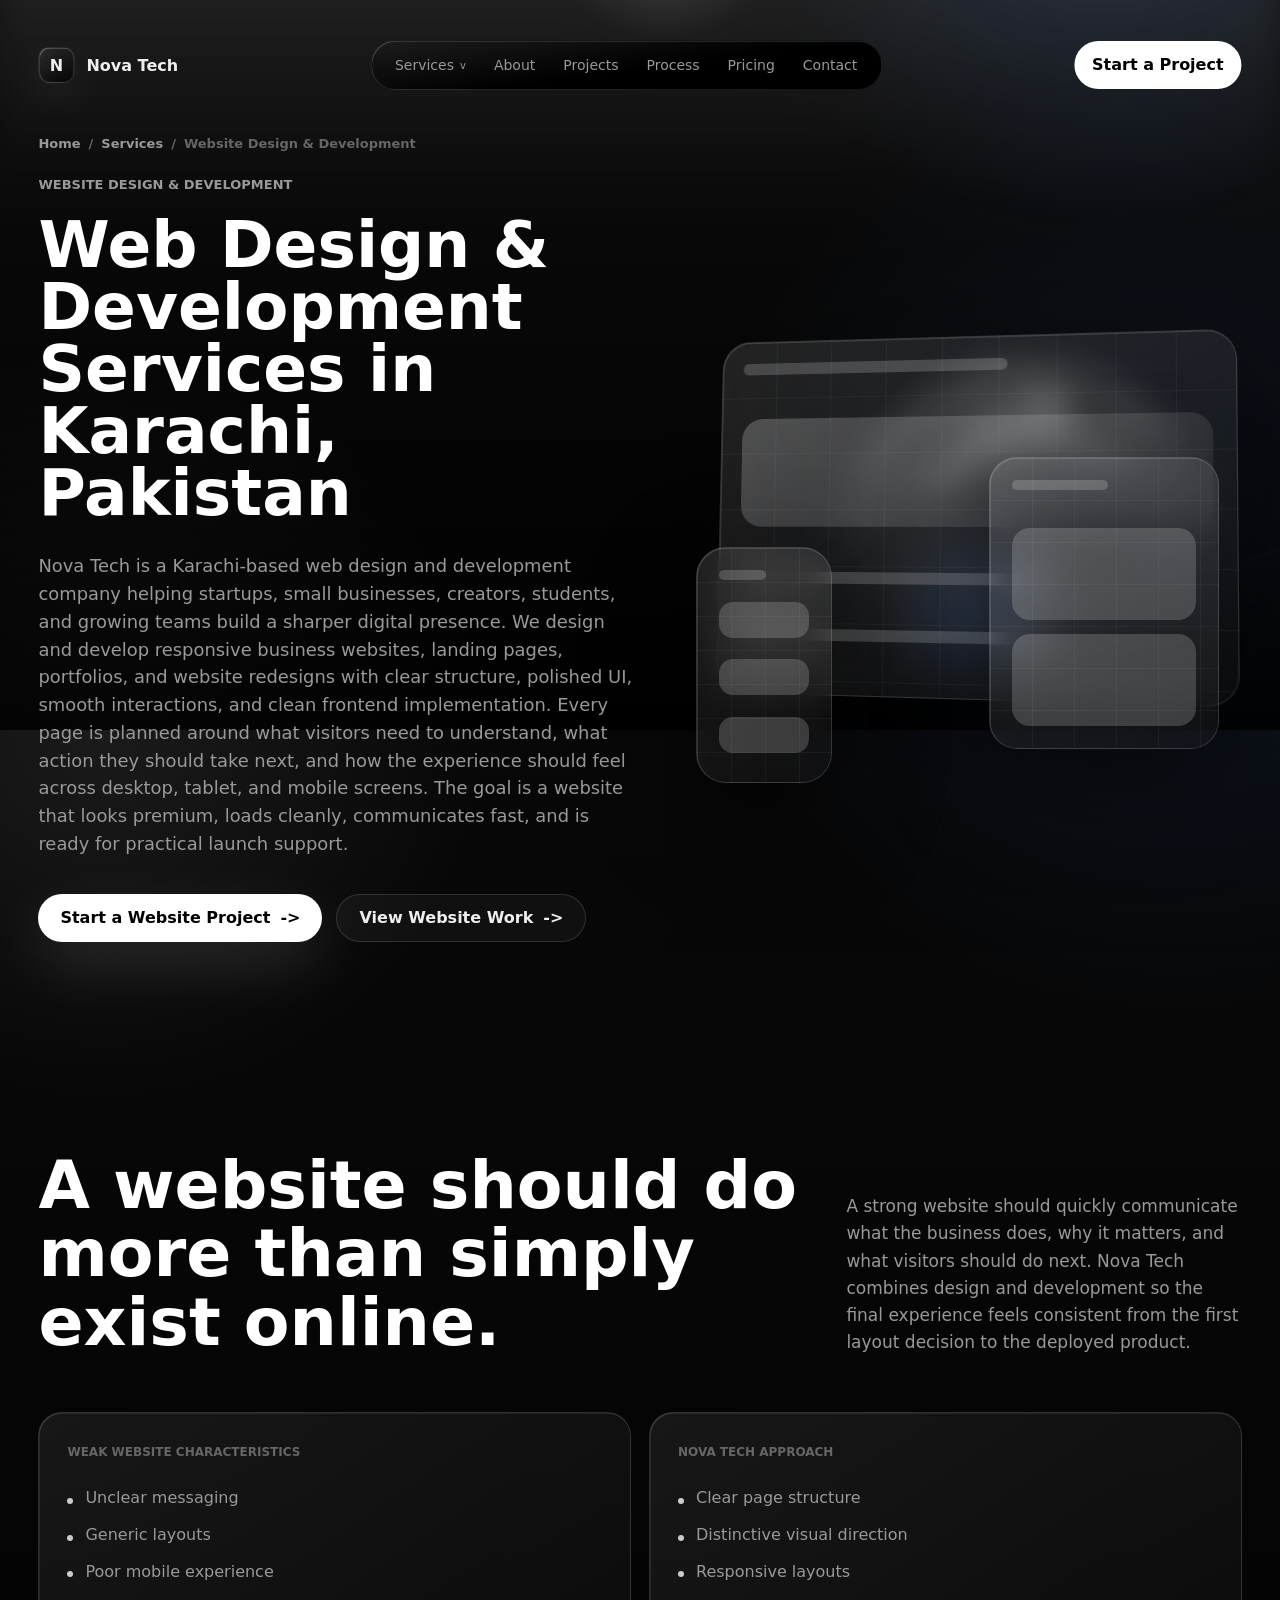
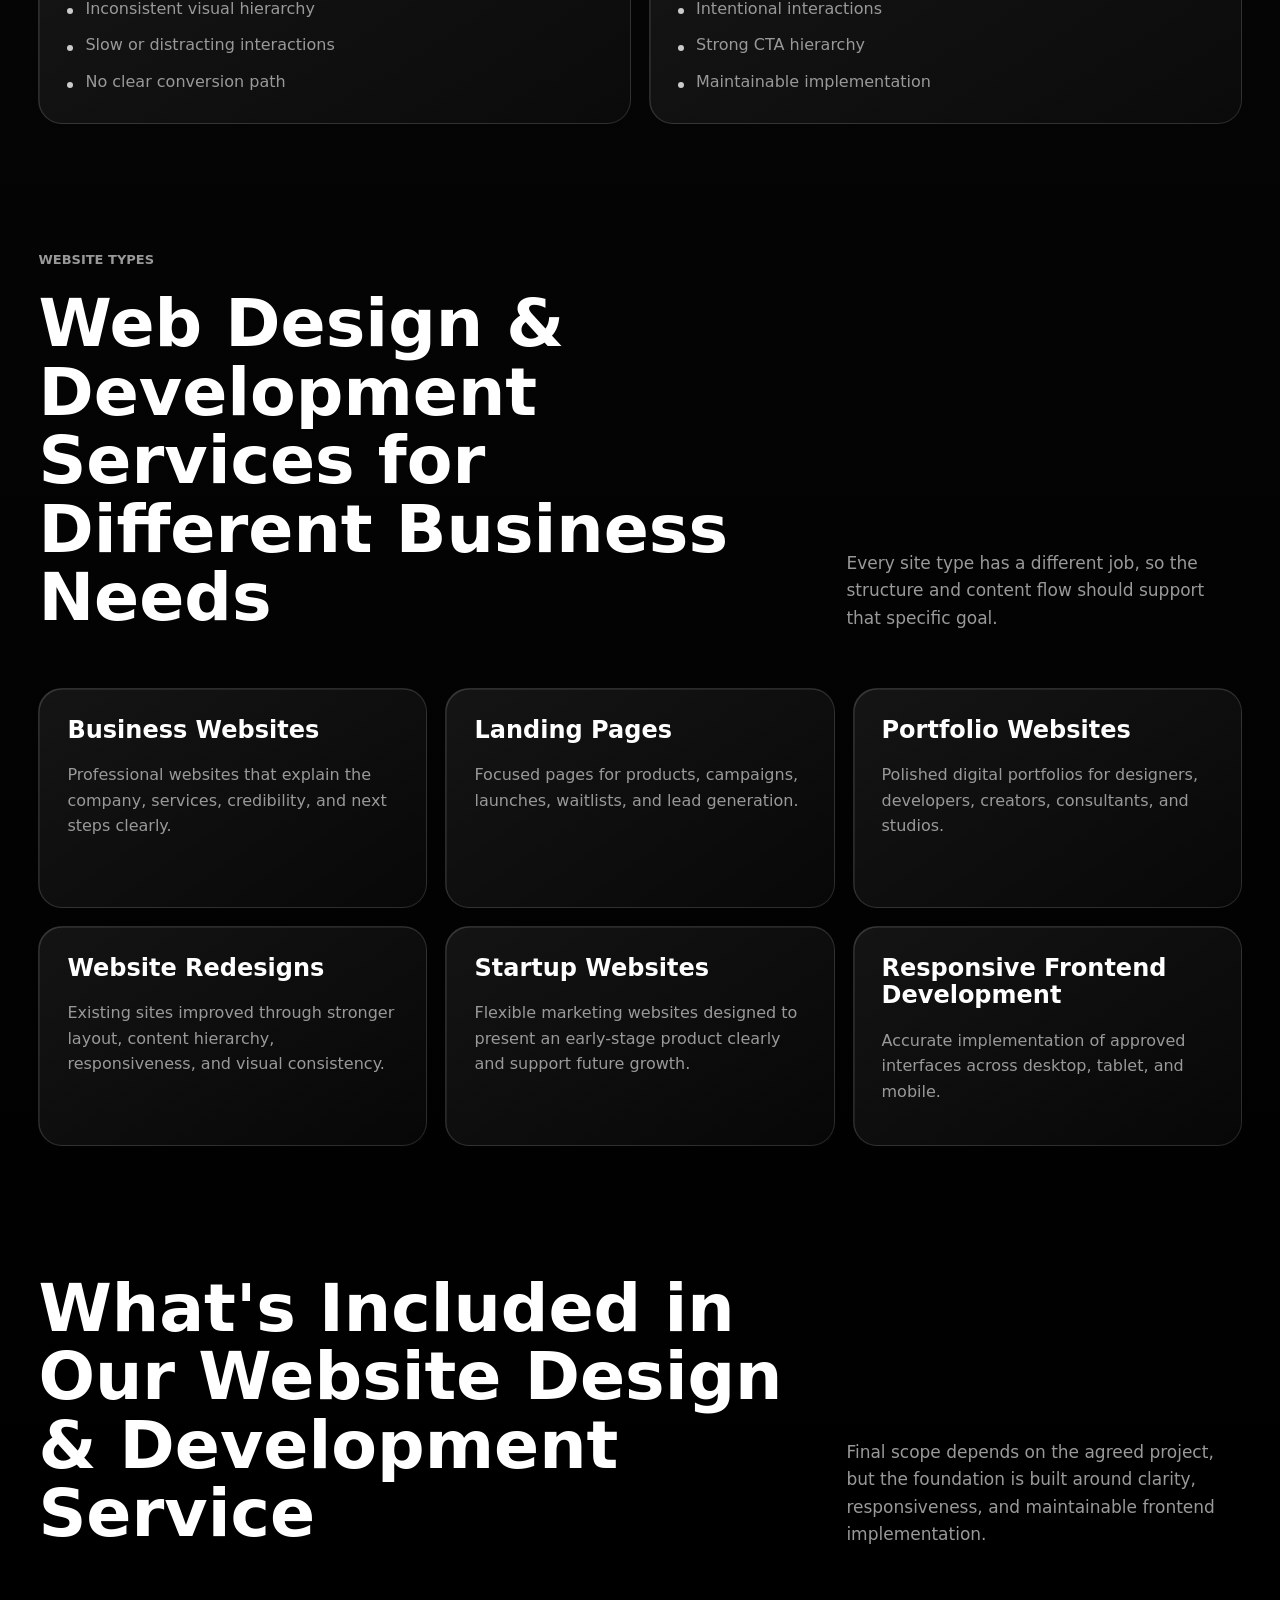
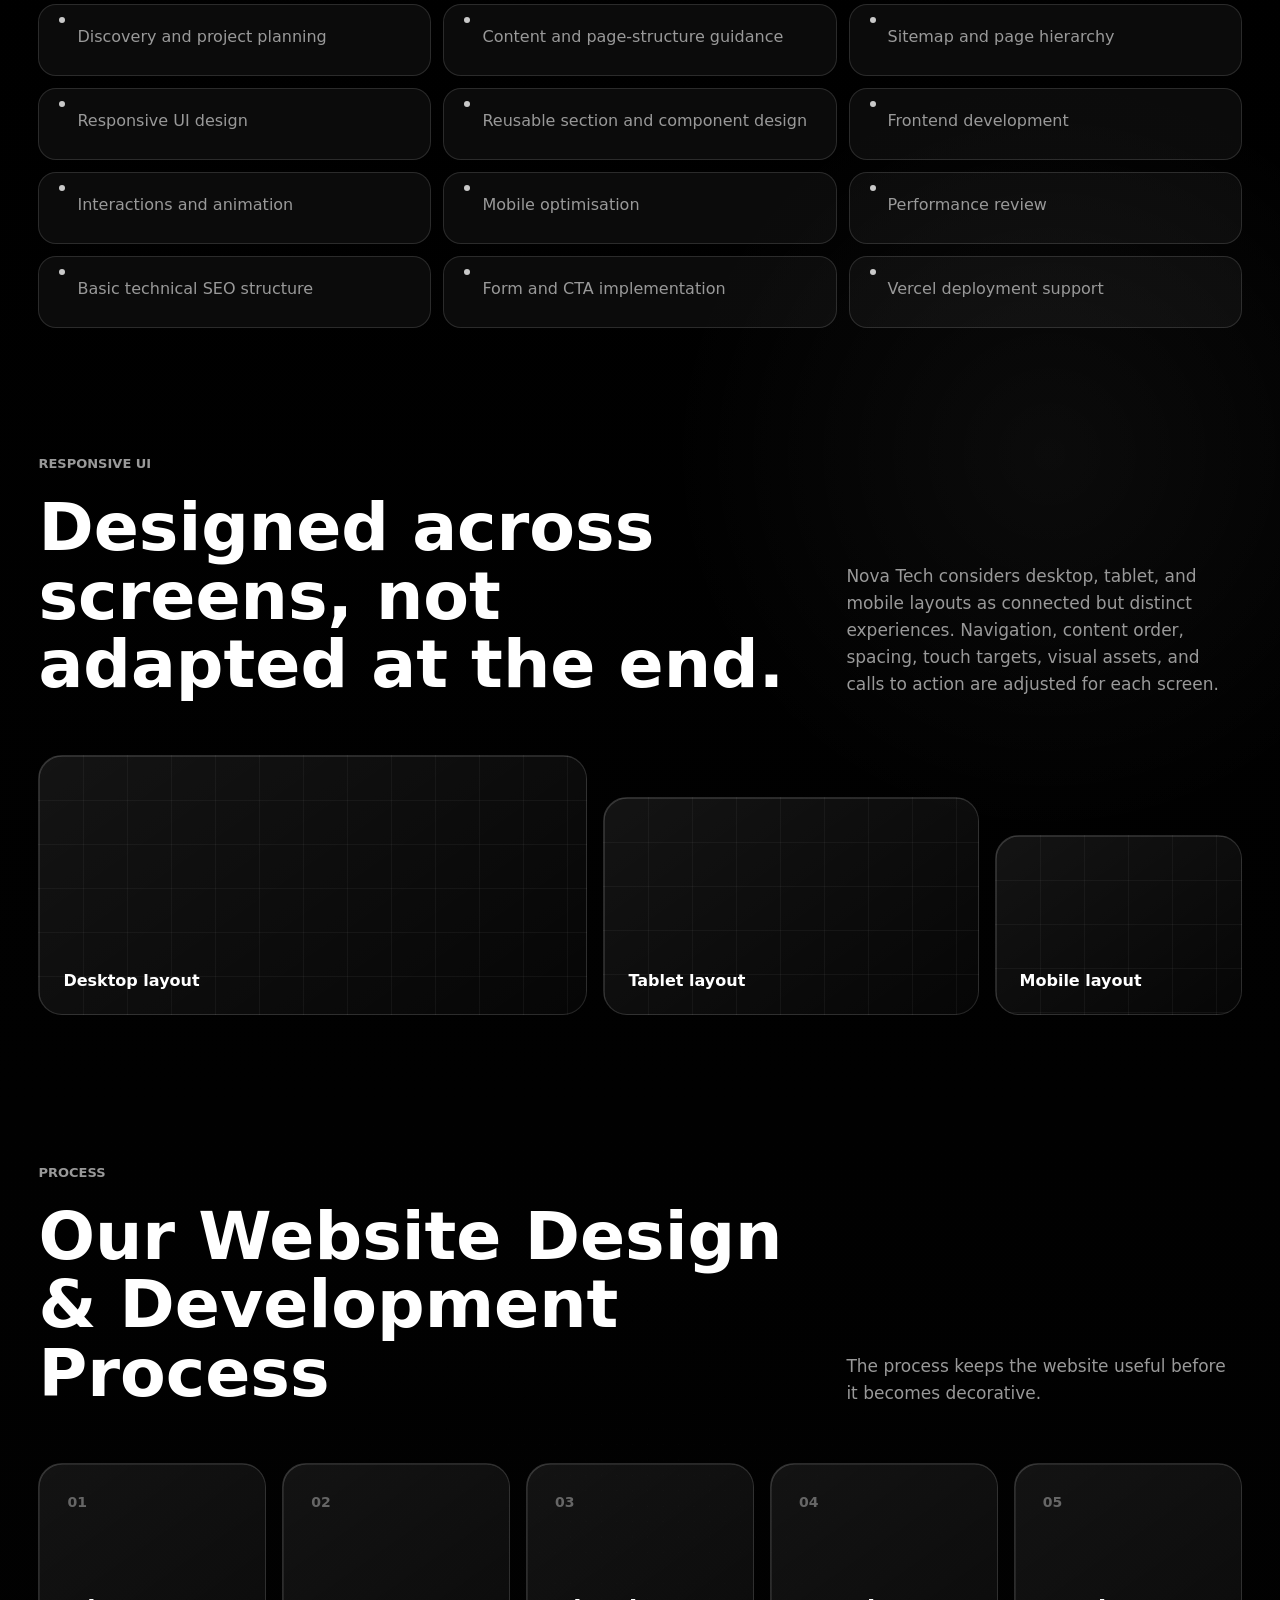
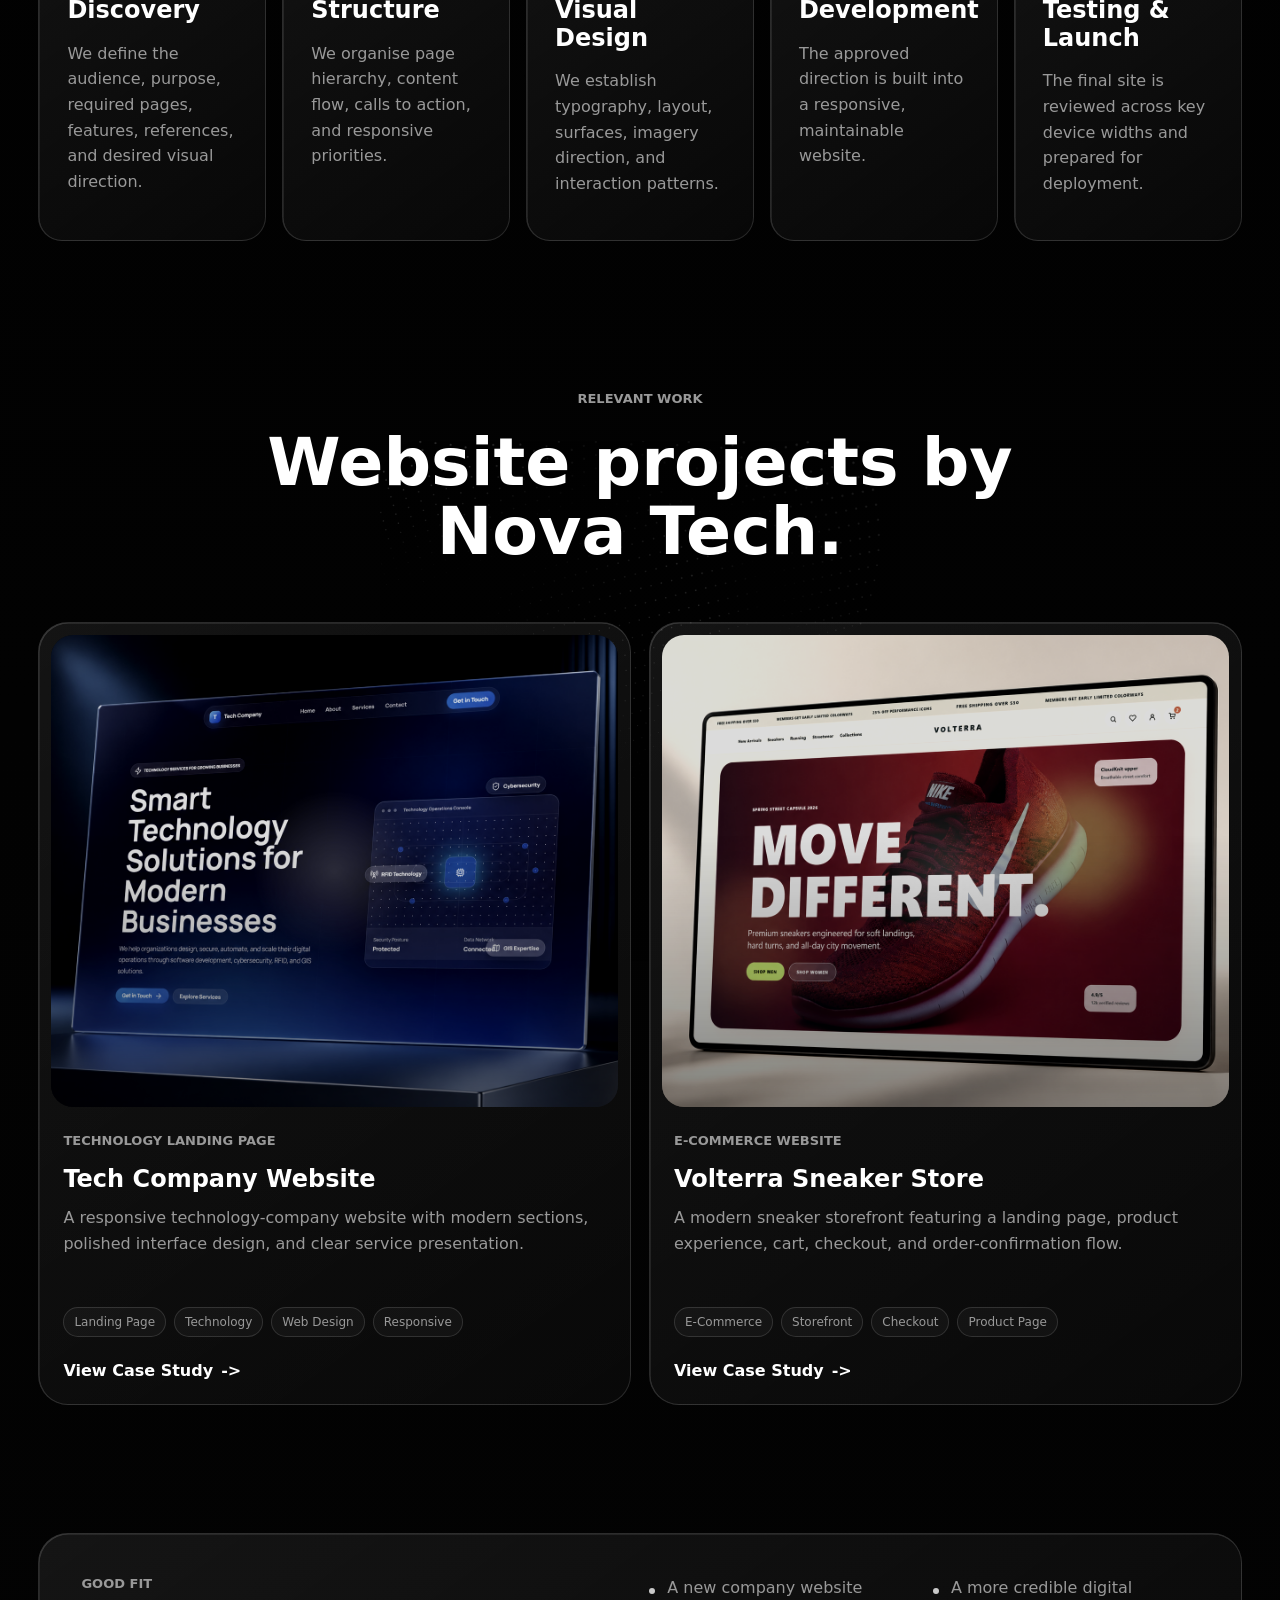
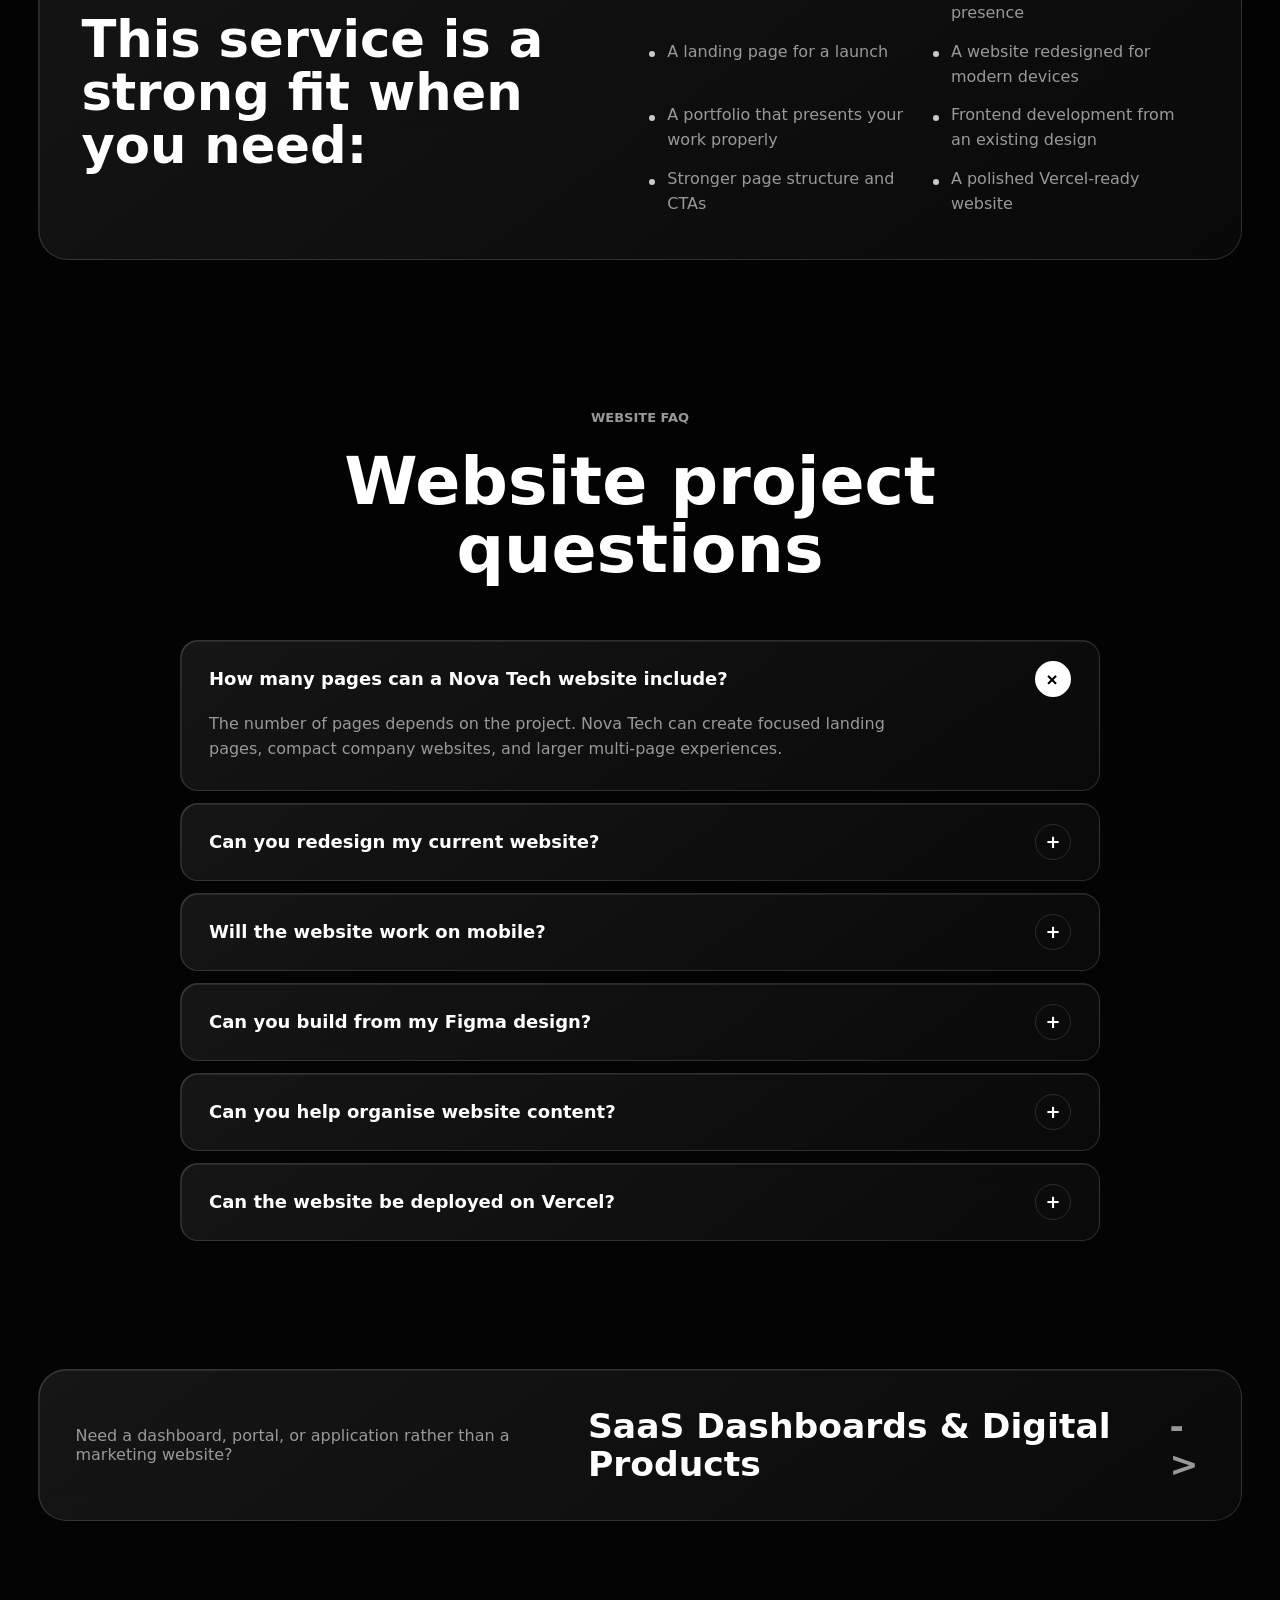
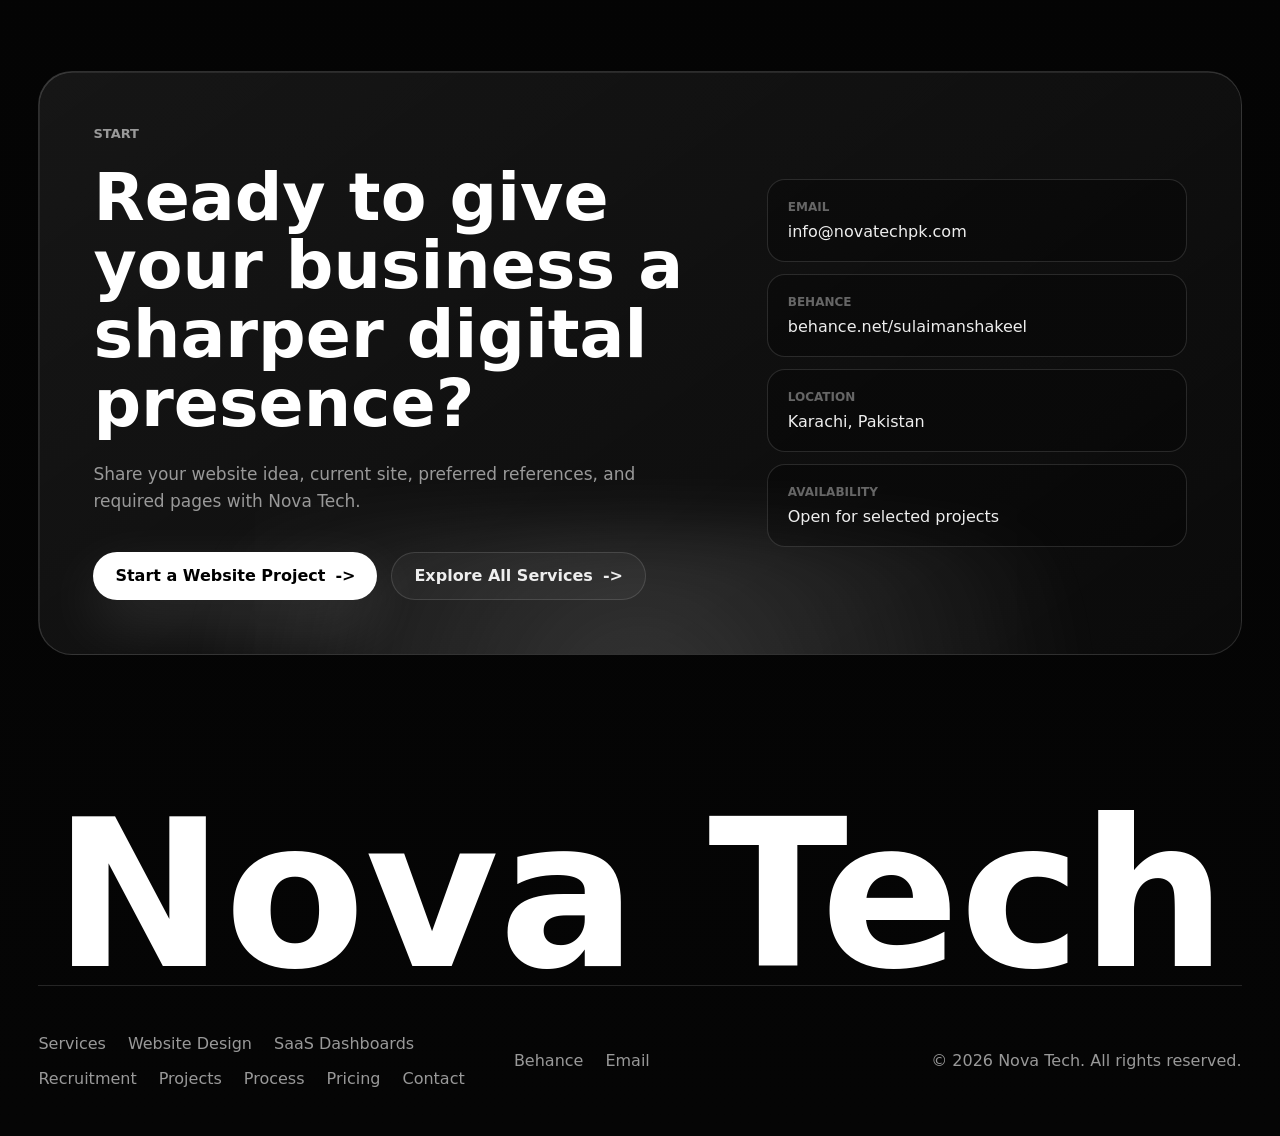
<file: services/web-design-development/index.html>
<!DOCTYPE html>
<html lang="en">
  <head>
    <meta charset="UTF-8" />
    <meta name="viewport" content="width=device-width, initial-scale=1.0" />
    <meta
      name="description"
      content="Nova Tech is a Karachi-based web design and development company creating responsive business websites, landing pages, redesigns, and polished frontend experiences."
    />
    <link rel="canonical" href="https://www.novatechpk.com/services/web-design-development" />
    <meta property="og:title" content="Web Design & Development Company in Karachi | Nova Tech" />
    <meta
      property="og:description"
      content="Karachi-based web design and development services for responsive websites, landing pages, redesigns, and polished frontend builds."
    />
    <meta property="og:type" content="website" />
    <meta property="og:url" content="https://www.novatechpk.com/services/web-design-development" />
    <meta property="og:image" content="https://www.novatechpk.com/assets/tech-website.png" />
    <meta name="twitter:card" content="summary_large_image" />
    <title>Web Design & Development Company in Karachi | Nova Tech</title>
    <script>
      document.documentElement.classList.add("js");
    </script>
    <link
      rel="icon"
      href="data:image/svg+xml,%3Csvg xmlns='http://www.w3.org/2000/svg' viewBox='0 0 64 64'%3E%3Crect width='64' height='64' rx='18' fill='%23000'/%3E%3Cpath d='M17 45V19h7.5l15 17.3V19H47v26h-7.1L24.5 27.2V45H17Z' fill='%23fff'/%3E%3C/svg%3E"
    />
    <link rel="stylesheet" href="../../styles.css" />
    <script type="application/ld+json">
      {
        "@context": "https://schema.org",
        "@type": "BreadcrumbList",
        "@id": "https://www.novatechpk.com/services/web-design-development#breadcrumb",
        "itemListElement": [
          {
            "@type": "ListItem",
            "position": 1,
            "name": "Home",
            "item": "https://www.novatechpk.com/"
          },
          {
            "@type": "ListItem",
            "position": 2,
            "name": "Services",
            "item": "https://www.novatechpk.com/services"
          },
          {
            "@type": "ListItem",
            "position": 3,
            "name": "Web Design & Development",
            "item": "https://www.novatechpk.com/services/web-design-development"
          }
        ]
      }
    </script>
    <script type="application/ld+json">
      {
        "@context": "https://schema.org",
        "@graph": [
          {
            "@type": "Organization",
            "@id": "https://www.novatechpk.com/#organization",
            "name": "Nova Tech",
            "url": "https://www.novatechpk.com/",
            "email": "info@novatechpk.com",
            "address": {
              "@type": "PostalAddress",
              "addressLocality": "Karachi",
              "addressCountry": "PK"
            },
            "sameAs": ["https://www.behance.net/sulaimanshakeel"]
          },
          {
            "@type": "WebSite",
            "@id": "https://www.novatechpk.com/#website",
            "name": "Nova Tech",
            "url": "https://www.novatechpk.com/",
            "publisher": {
              "@id": "https://www.novatechpk.com/#organization"
            }
          }
        ]
      }
    </script>
  </head>
  <body>
    <div class="page-glow" aria-hidden="true"></div>

    <header class="site-header" data-header>
      <div class="header-inner">
        <a class="brand" href="/" aria-label="Nova Tech home"><span class="brand-mark">N</span><span>Nova Tech</span></a>
        <nav class="desktop-nav" aria-label="Primary navigation">
          <div class="nav-dropdown" data-dropdown>
            <button class="nav-dropdown-toggle" type="button" aria-expanded="false" aria-controls="services-menu" data-dropdown-toggle>
              Services <span aria-hidden="true">v</span>
            </button>
            <div class="nav-dropdown-menu" id="services-menu" data-dropdown-menu>
              <a href="/services">All Services</a>
              <a href="/services/web-design-development">Website Design & Development</a>
              <a href="/services/saas-dashboard-development">SaaS Dashboards & Digital Products</a>
              <a href="/services#recruitment">Recruitment & Talent Sourcing</a>
            </div>
          </div>
          <a href="/#about">About</a>
          <a href="/#projects">Projects</a>
          <a href="/#process">Process</a>
          <a href="/#pricing">Pricing</a>
          <a href="/#contact">Contact</a>
        </nav>
        <a class="header-cta magnetic" href="mailto:info@novatechpk.com?subject=Website%20Project">Start a Project</a>
        <button class="menu-toggle" type="button" aria-label="Open navigation" aria-expanded="false" data-menu-toggle><span></span><span></span></button>
      </div>
      <nav class="mobile-nav" aria-label="Mobile navigation" data-mobile-nav>
        <a href="/services">All Services</a>
        <a href="/services/web-design-development">Website Design & Development</a>
        <a href="/services/saas-dashboard-development">SaaS Dashboards & Digital Products</a>
        <a href="/services#recruitment">Recruitment & Talent Sourcing</a>
        <a href="/#about">About</a>
        <a href="/#projects">Projects</a>
        <a href="/#process">Process</a>
        <a href="/#pricing">Pricing</a>
        <a href="/#contact">Contact</a>
      </nav>
    </header>

    <main class="internal-page">
      <section class="service-hero section-shell">
        <div class="hero-bg" aria-hidden="true">
          <img src="../../assets/nova-hero-orb.svg" alt="" class="hero-orb" />
          <img src="../../assets/template-wave-field.png" alt="" class="hero-wave" />
        </div>
        <div class="service-hero-copy">
          <nav class="breadcrumbs reveal" aria-label="Breadcrumb"><a href="/">Home</a><span>/</span><a href="/services">Services</a><span>/</span><span>Website Design & Development</span></nav>
          <p class="eyebrow reveal">Website Design & Development</p>
          <h1 class="reveal stagger-1">Web Design & Development Services in Karachi, Pakistan</h1>
          <p class="hero-text reveal stagger-2">
            Nova Tech is a Karachi-based web design and development company helping startups, small businesses,
            creators, students, and growing teams build a sharper digital presence. We design and develop responsive
            business websites, landing pages, portfolios, and website redesigns with clear structure, polished UI,
            smooth interactions, and clean frontend implementation. Every page is planned around what visitors need to
            understand, what action they should take next, and how the experience should feel across desktop, tablet,
            and mobile screens. The goal is a website that looks premium, loads cleanly, communicates fast, and is ready
            for practical launch support.
          </p>
          <div class="hero-actions reveal stagger-3">
            <a class="button button-primary magnetic" href="mailto:info@novatechpk.com?subject=Website%20Project">Start a Website Project <span aria-hidden="true">-></span></a>
            <a class="button button-secondary magnetic" href="/#projects">View Website Work <span aria-hidden="true">-></span></a>
          </div>
        </div>
        <div class="responsive-visual reveal stagger-2" aria-label="Responsive website preview">
          <div class="device-frame desktop-frame"><span></span><div></div><div></div><div></div></div>
          <div class="device-frame tablet-frame"><span></span><div></div><div></div></div>
          <div class="device-frame mobile-frame"><span></span><i></i><i></i><i></i></div>
        </div>
      </section>

      <section class="section-shell comparison-section">
        <div class="section-heading split">
          <h2 class="reveal">A website should do more than simply exist online.</h2>
          <p class="reveal stagger-1">
            A strong website should quickly communicate what the business does, why it matters, and what visitors should
            do next. Nova Tech combines design and development so the final experience feels consistent from the first
            layout decision to the deployed product.
          </p>
        </div>
        <div class="comparison-grid">
          <article class="comparison-card reveal">
            <span>Weak website characteristics</span>
            <ul><li>Unclear messaging</li><li>Generic layouts</li><li>Poor mobile experience</li><li>Inconsistent visual hierarchy</li><li>Slow or distracting interactions</li><li>No clear conversion path</li></ul>
          </article>
          <article class="comparison-card reveal stagger-1">
            <span>Nova Tech approach</span>
            <ul><li>Clear page structure</li><li>Distinctive visual direction</li><li>Responsive layouts</li><li>Intentional interactions</li><li>Strong CTA hierarchy</li><li>Maintainable implementation</li></ul>
          </article>
        </div>
      </section>

      <section class="section-shell service-blocks">
        <div class="section-heading split">
          <div><div class="section-kicker reveal">Website Types</div><h2 class="reveal stagger-1">Web Design & Development Services for Different Business Needs</h2></div>
          <p class="reveal stagger-2">Every site type has a different job, so the structure and content flow should support that specific goal.</p>
        </div>
        <div class="capability-grid">
          <article class="capability-card reveal"><h3>Business Websites</h3><p>Professional websites that explain the company, services, credibility, and next steps clearly.</p></article>
          <article class="capability-card reveal stagger-1"><h3>Landing Pages</h3><p>Focused pages for products, campaigns, launches, waitlists, and lead generation.</p></article>
          <article class="capability-card reveal stagger-2"><h3>Portfolio Websites</h3><p>Polished digital portfolios for designers, developers, creators, consultants, and studios.</p></article>
          <article class="capability-card reveal"><h3>Website Redesigns</h3><p>Existing sites improved through stronger layout, content hierarchy, responsiveness, and visual consistency.</p></article>
          <article class="capability-card reveal stagger-1"><h3>Startup Websites</h3><p>Flexible marketing websites designed to present an early-stage product clearly and support future growth.</p></article>
          <article class="capability-card reveal stagger-2"><h3>Responsive Frontend Development</h3><p>Accurate implementation of approved interfaces across desktop, tablet, and mobile.</p></article>
        </div>
      </section>

      <section class="section-shell included-section">
        <div class="section-heading split">
          <h2 class="reveal">What's Included in Our Website Design & Development Service</h2>
          <p class="reveal stagger-1">Final scope depends on the agreed project, but the foundation is built around clarity, responsiveness, and maintainable frontend implementation.</p>
        </div>
        <ul class="feature-list reveal">
          <li>Discovery and project planning</li><li>Content and page-structure guidance</li><li>Sitemap and page hierarchy</li><li>Responsive UI design</li><li>Reusable section and component design</li><li>Frontend development</li><li>Interactions and animation</li><li>Mobile optimisation</li><li>Performance review</li><li>Basic technical SEO structure</li><li>Form and CTA implementation</li><li>Vercel deployment support</li>
        </ul>
      </section>

      <section class="section-shell responsive-section">
        <div class="section-heading split">
          <div><div class="section-kicker reveal">Responsive UI</div><h2 class="reveal stagger-1">Designed across screens, not adapted at the end.</h2></div>
          <p class="reveal stagger-2">
            Nova Tech considers desktop, tablet, and mobile layouts as connected but distinct experiences. Navigation,
            content order, spacing, touch targets, visual assets, and calls to action are adjusted for each screen.
          </p>
        </div>
        <div class="screen-row reveal">
          <div class="screen-card large">Desktop layout</div>
          <div class="screen-card medium">Tablet layout</div>
          <div class="screen-card small">Mobile layout</div>
        </div>
      </section>

      <section class="section-shell process">
        <div class="section-heading split">
          <div><div class="section-kicker reveal">Process</div><h2 class="reveal stagger-1">Our Website Design & Development Process</h2></div>
          <p class="reveal stagger-2">The process keeps the website useful before it becomes decorative.</p>
        </div>
        <div class="process-list five-steps">
          <article class="process-step reveal"><span>01</span><h3>Discovery</h3><p>We define the audience, purpose, required pages, features, references, and desired visual direction.</p></article>
          <article class="process-step reveal stagger-1"><span>02</span><h3>Structure</h3><p>We organise page hierarchy, content flow, calls to action, and responsive priorities.</p></article>
          <article class="process-step reveal stagger-2"><span>03</span><h3>Visual Design</h3><p>We establish typography, layout, surfaces, imagery direction, and interaction patterns.</p></article>
          <article class="process-step reveal"><span>04</span><h3>Development</h3><p>The approved direction is built into a responsive, maintainable website.</p></article>
          <article class="process-step reveal stagger-1"><span>05</span><h3>Testing & Launch</h3><p>The final site is reviewed across key device widths and prepared for deployment.</p></article>
        </div>
      </section>

      <section class="section-shell projects">
        <div class="section-heading centered">
          <div class="section-kicker reveal">Relevant Work</div>
          <h2 class="reveal stagger-1">Website projects by Nova Tech.</h2>
        </div>
        <div class="project-grid two-projects">
          <a class="project-card reveal" href="/projects/tech-company-website">
            <div class="project-image"><img src="../../assets/tech-website.png" alt="Tech Company Website landing page preview" /><span class="project-cursor">View</span></div>
            <div class="project-body"><p>Technology Landing Page</p><h3>Tech Company Website</h3><span class="project-description">A responsive technology-company website with modern sections, polished interface design, and clear service presentation.</span><div class="tag-row"><span>Landing Page</span><span>Technology</span><span>Web Design</span><span>Responsive</span></div><span class="project-link">View Case Study <span aria-hidden="true">-></span></span></div>
          </a>
          <a class="project-card reveal stagger-1" href="/projects/volterra-sneaker-store">
            <div class="project-image"><img src="../../assets/sneaker-store.png" alt="Volterra Sneaker Store website preview" /><span class="project-cursor">View</span></div>
            <div class="project-body"><p>E-Commerce Website</p><h3>Volterra Sneaker Store</h3><span class="project-description">A modern sneaker storefront featuring a landing page, product experience, cart, checkout, and order-confirmation flow.</span><div class="tag-row"><span>E-Commerce</span><span>Storefront</span><span>Checkout</span><span>Product Page</span></div><span class="project-link">View Case Study <span aria-hidden="true">-></span></span></div>
          </a>
        </div>
      </section>

      <section class="section-shell good-fit">
        <div class="editorial-panel reveal">
          <div><div class="section-kicker">Good Fit</div><h2>This service is a strong fit when you need:</h2></div>
          <ul>
            <li>A new company website</li><li>A more credible digital presence</li><li>A landing page for a launch</li><li>A website redesigned for modern devices</li><li>A portfolio that presents your work properly</li><li>Frontend development from an existing design</li><li>Stronger page structure and CTAs</li><li>A polished Vercel-ready website</li>
          </ul>
        </div>
      </section>

      <section class="section-shell faq">
        <div class="section-heading centered"><div class="section-kicker reveal">Website FAQ</div><h2 class="reveal stagger-1">Website project questions</h2></div>
        <div class="faq-list">
          <details class="faq-item reveal" open><summary>How many pages can a Nova Tech website include?</summary><p>The number of pages depends on the project. Nova Tech can create focused landing pages, compact company websites, and larger multi-page experiences.</p></details>
          <details class="faq-item reveal"><summary>Can you redesign my current website?</summary><p>Yes. The existing site can be reviewed for structure, visual hierarchy, mobile usability, interaction quality, and frontend implementation.</p></details>
          <details class="faq-item reveal"><summary>Will the website work on mobile?</summary><p>Yes. Responsive behaviour is planned and tested across desktop, tablet, and mobile layouts.</p></details>
          <details class="faq-item reveal"><summary>Can you build from my Figma design?</summary><p>Yes. Nova Tech can develop approved interface designs and refine responsive behaviour where needed.</p></details>
          <details class="faq-item reveal"><summary>Can you help organise website content?</summary><p>Yes. Nova Tech can help define page hierarchy, section order, content priorities, and CTA placement. Final business information should still be supplied or approved by the client.</p></details>
          <details class="faq-item reveal"><summary>Can the website be deployed on Vercel?</summary><p>Yes, where the selected framework and project setup are suitable for Vercel deployment.</p></details>
        </div>
      </section>

      <section class="section-shell related-service">
        <a class="related-panel reveal" href="/services/saas-dashboard-development">
          <span>Need a dashboard, portal, or application rather than a marketing website?</span>
          <strong>SaaS Dashboards & Digital Products <span aria-hidden="true">-></span></strong>
        </a>
      </section>

      <section class="contact section-shell">
        <div class="contact-panel reveal">
          <div class="contact-copy">
            <div class="section-kicker">Start</div>
            <h2>Ready to give your business a sharper digital presence?</h2>
            <p>Share your website idea, current site, preferred references, and required pages with Nova Tech.</p>
            <div class="hero-actions">
              <a class="button button-primary magnetic" href="mailto:info@novatechpk.com?subject=Website%20Project">Start a Website Project <span aria-hidden="true">-></span></a>
              <a class="button button-secondary magnetic" href="/services">Explore All Services <span aria-hidden="true">-></span></a>
            </div>
          </div>
          <div class="contact-details" aria-label="Nova Tech contact details">
            <a href="mailto:info@novatechpk.com"><span>Email</span>info@novatechpk.com</a>
            <a href="https://www.behance.net/sulaimanshakeel" target="_blank" rel="noopener"><span>Behance</span>behance.net/sulaimanshakeel</a>
            <p><span>Location</span>Karachi, Pakistan</p>
            <p><span>Availability</span>Open for selected projects</p>
          </div>
        </div>
      </section>
    </main>

    <footer class="site-footer">
      <div class="footer-wordmark">Nova Tech</div>
      <div class="footer-bottom">
        <nav aria-label="Footer navigation">
          <a href="/services">Services</a>
          <a href="/services/web-design-development">Website Design</a>
          <a href="/services/saas-dashboard-development">SaaS Dashboards</a>
          <a href="/services#recruitment">Recruitment</a>
          <a href="/#projects">Projects</a>
          <a href="/#process">Process</a>
          <a href="/#pricing">Pricing</a>
          <a href="/#contact">Contact</a>
        </nav>
        <nav aria-label="Social links">
          <a href="https://www.behance.net/sulaimanshakeel" target="_blank" rel="noopener">Behance</a>
          <a href="mailto:info@novatechpk.com">Email</a>
        </nav>
        <p>&copy; 2026 Nova Tech. All rights reserved.</p>
      </div>
    </footer>

    <script src="../../script.js"></script>
  </body>
</html>
</file>
<file: styles.css>
:root {
  --black: #000;
  --ink: #0c0c0c;
  --panel: #111;
  --panel-soft: #171717;
  --line: rgba(255, 255, 255, 0.13);
  --line-bright: rgba(255, 255, 255, 0.24);
  --white: #fff;
  --text: #eee;
  --muted: #999;
  --muted-2: #666;
  --accent: #d9ecff;
  --blue: #4d8dff;
  --radius-xl: 34px;
  --radius-lg: 24px;
  --radius-md: 16px;
  --container: min(calc(100vw - clamp(32px, 6vw, 120px)), 1460px);
  --shell-gutter: 0px;
  --ease: cubic-bezier(0.12, 0.23, 0.5, 1);
}

* {
  box-sizing: border-box;
  min-width: 0;
}

html {
  scroll-behavior: smooth;
  overflow-x: clip;
}

body {
  margin: 0;
  background:
    radial-gradient(circle at 8% 8%, rgba(255, 255, 255, 0.08), transparent 24rem),
    radial-gradient(circle at 92% 6%, rgba(77, 141, 255, 0.12), transparent 30rem),
    radial-gradient(circle at 82% 40%, rgba(255, 255, 255, 0.045), transparent 24rem),
    linear-gradient(180deg, #0a0a0a 0, #000 34%, #050505 100%);
  color: var(--text);
  font-family: system-ui, -apple-system, BlinkMacSystemFont, "Segoe UI", sans-serif;
  overflow-x: clip;
}

body.menu-open {
  overflow: hidden;
}

img {
  display: block;
  max-width: 100%;
}

a {
  color: inherit;
  text-decoration: none;
}

button,
input,
textarea {
  font: inherit;
}

.page-glow {
  position: fixed;
  top: -20%;
  right: 0;
  left: 0;
  z-index: -2;
  height: 620px;
  background:
    radial-gradient(circle at 52% 18%, rgba(255, 255, 255, 0.22), transparent 13%),
    radial-gradient(circle at 86% 12%, rgba(77, 141, 255, 0.16), transparent 28%),
    linear-gradient(180deg, rgba(255, 255, 255, 0.08), transparent 62%);
  filter: blur(16px);
  opacity: 0.9;
  pointer-events: none;
  contain: paint;
}

.section-shell {
  width: var(--container);
  margin: 0 auto;
  padding-inline: var(--shell-gutter);
}

.site-header {
  position: fixed;
  top: 0;
  left: 50%;
  z-index: 50;
  width: var(--container);
  padding: 40px 0 0;
  transform: translateX(-50%);
  transition: padding 0.35s var(--ease), background 0.35s var(--ease), backdrop-filter 0.35s var(--ease);
}

.site-header.is-scrolled,
.site-header.is-open {
  padding-top: 14px;
  background: linear-gradient(180deg, rgba(0, 0, 0, 0.82), rgba(0, 0, 0, 0));
  backdrop-filter: blur(18px);
}

.header-inner {
  display: flex;
  align-items: center;
  justify-content: space-between;
  gap: 24px;
}

.brand {
  display: inline-flex;
  align-items: center;
  gap: 12px;
  font-weight: 700;
  letter-spacing: 0;
  white-space: nowrap;
}

.brand-mark {
  display: grid;
  width: 36px;
  height: 36px;
  place-items: center;
  border: 1px solid var(--line);
  border-radius: 11px;
  background: linear-gradient(145deg, #2b2b2b, #050505);
  box-shadow: inset 0.5px 0.5px 0 rgba(255, 255, 255, 0.35), 0 12px 42px rgba(255, 255, 255, 0.08);
}

.desktop-nav,
.mobile-nav {
  background: linear-gradient(-8deg, #000 45%, #292929 125%);
  border: 1px solid rgba(255, 255, 255, 0.08);
  box-shadow: inset 0.5px 0.5px 0 rgba(134, 134, 134, 0.5);
}

.desktop-nav {
  display: flex;
  align-items: center;
  gap: 28px;
  padding: 16px 24px;
  border-radius: 100px;
}

.desktop-nav a,
.nav-dropdown-toggle,
.mobile-nav a {
  position: relative;
  color: var(--muted);
  font-size: 14px;
  transition: color 0.3s var(--ease);
}

.desktop-nav a::after,
.nav-dropdown-toggle::after,
.mobile-nav a::after {
  content: "";
  position: absolute;
  right: 0;
  bottom: -5px;
  left: 0;
  height: 2px;
  background: var(--white);
  transform: scaleX(0);
  transform-origin: left;
  transition: transform 0.35s var(--ease);
}

.desktop-nav a:hover,
.nav-dropdown-toggle:hover,
.nav-dropdown.is-open .nav-dropdown-toggle,
.mobile-nav a:hover {
  color: var(--text);
}

.desktop-nav a:hover::after,
.nav-dropdown-toggle:hover::after,
.nav-dropdown.is-open .nav-dropdown-toggle::after,
.mobile-nav a:hover::after {
  transform: scaleX(1);
}

.nav-dropdown {
  position: relative;
  display: inline-flex;
}

.nav-dropdown-toggle {
  display: inline-flex;
  align-items: center;
  gap: 6px;
  padding: 0;
  border: 0;
  background: transparent;
  cursor: pointer;
}

.nav-dropdown-toggle span {
  font-size: 10px;
  transition: transform 0.3s var(--ease);
}

.nav-dropdown.is-open .nav-dropdown-toggle span {
  transform: rotate(180deg);
}

.nav-dropdown-menu {
  position: absolute;
  top: calc(100% + 17px);
  left: 50%;
  z-index: 60;
  display: grid;
  width: max-content;
  min-width: 260px;
  padding: 10px;
  border: 1px solid var(--line);
  border-radius: 18px;
  background: linear-gradient(145deg, rgba(11, 11, 11, 0.98), rgba(28, 28, 28, 0.94));
  box-shadow: inset 0.5px 0.5px 0 rgba(255, 255, 255, 0.18), 0 24px 80px rgba(0, 0, 0, 0.42);
  opacity: 0;
  transform: translate(-50%, 8px);
  visibility: hidden;
  pointer-events: none;
  transition: opacity 0.28s var(--ease), transform 0.28s var(--ease), visibility 0.28s var(--ease);
  backdrop-filter: blur(18px);
}

.nav-dropdown.is-open .nav-dropdown-menu {
  opacity: 1;
  transform: translate(-50%, 0);
  visibility: visible;
  pointer-events: auto;
}

.nav-dropdown-menu a {
  display: block;
  padding: 12px 14px;
  border-radius: 12px;
  color: var(--muted);
  white-space: nowrap;
}

.nav-dropdown-menu a:hover,
.nav-dropdown-menu a:focus-visible {
  color: var(--white);
  background: rgba(255, 255, 255, 0.07);
}

.nav-dropdown-menu a::after {
  display: none;
}

a:focus-visible,
button:focus-visible,
summary:focus-visible {
  outline: 2px solid rgba(255, 255, 255, 0.78);
  outline-offset: 4px;
}

.header-cta,
.button {
  display: inline-flex;
  align-items: center;
  justify-content: center;
  gap: 10px;
  min-height: 48px;
  border-radius: 999px;
  font-weight: 600;
  line-height: 1;
  white-space: nowrap;
  transition: transform 0.35s var(--ease), border-color 0.35s var(--ease), background 0.35s var(--ease), color 0.35s var(--ease);
}

.header-cta {
  padding: 0 18px;
  color: var(--black);
  background: var(--white);
}

.button {
  padding: 0 22px;
}

.button-primary {
  color: var(--black);
  background: var(--white);
  box-shadow: 0 22px 60px rgba(255, 255, 255, 0.12);
}

.button-secondary {
  color: var(--text);
  border: 1px solid var(--line);
  background: rgba(255, 255, 255, 0.04);
}

.button:hover,
.header-cta:hover {
  transform: translateY(-3px);
}

.button-primary:hover,
.header-cta:hover {
  background: #dfeeff;
}

.button-secondary:hover {
  border-color: var(--line-bright);
  background: rgba(255, 255, 255, 0.08);
}

.menu-toggle {
  display: none;
  width: 44px;
  height: 44px;
  border: 0;
  border-radius: 12px;
  color: var(--white);
  background: transparent;
  cursor: pointer;
}

.menu-toggle span {
  display: block;
  width: 20px;
  height: 2px;
  margin: 5px auto;
  border-radius: 99px;
  background: var(--white);
  transition: transform 0.3s var(--ease), opacity 0.3s var(--ease);
}

.site-header.is-open .menu-toggle span:first-child {
  transform: translateY(7px) rotate(45deg);
}

.site-header.is-open .menu-toggle span:last-child {
  transform: translateY(-7px) rotate(-45deg);
}

.mobile-nav {
  display: none;
}

.hero {
  position: relative;
  display: grid;
  grid-template-columns: minmax(0, 0.96fr) minmax(340px, 0.88fr);
  align-items: center;
  gap: clamp(28px, 3vw, 52px);
  min-height: 100svh;
  max-height: 1080px;
  padding: clamp(118px, 12vh, 140px) var(--shell-gutter) clamp(42px, 6vh, 62px);
  isolation: isolate;
  overflow: visible;
}

.hero-bg {
  position: absolute;
  top: 0;
  bottom: 0;
  left: 50%;
  z-index: -1;
  width: 100vw;
  overflow: hidden;
  transform: translateX(-50%);
  pointer-events: none;
  contain: paint;
}

.hero-bg::before {
  content: "";
  position: absolute;
  inset: -130px -10vw auto;
  height: 860px;
  background: linear-gradient(180deg, rgba(255, 255, 255, 0.11), rgba(0, 0, 0, 0.08) 42%, #000 100%);
  opacity: 0.8;
}

.hero-orb {
  position: absolute;
  top: 160px;
  left: 46%;
  width: min(870px, 66vw);
  opacity: 0.8;
  filter: saturate(0) contrast(1.08);
  animation: hero-drift 8s var(--ease) infinite alternate;
}

.hero-wave {
  position: absolute;
  right: -18%;
  bottom: 70px;
  width: min(950px, 66vw);
  opacity: 0.18;
  filter: grayscale(1);
}

.eyebrow,
.section-kicker {
  margin: 0 0 22px;
  color: var(--muted);
  font-size: 13px;
  font-weight: 600;
  letter-spacing: 0;
  text-transform: uppercase;
}

.hero h1 {
  max-width: 820px;
  margin: 0;
  color: var(--white);
  font-size: clamp(68px, 6.35vw, 122px);
  font-weight: 700;
  letter-spacing: 0;
  line-height: 0.88;
}

.hero h1 em,
.contact h2 em {
  font-family: Georgia, "Times New Roman", serif;
  font-weight: 700;
  color: #d8d8d8;
}

.hero-text {
  max-width: 620px;
  margin: 28px 0 0;
  color: var(--muted);
  font-size: clamp(17px, 1.4vw, 22px);
  line-height: 1.55;
}

.hero-actions {
  display: flex;
  flex-wrap: wrap;
  gap: 14px;
  margin-top: 36px;
}

.hero-visual {
  position: relative;
  min-height: clamp(430px, 53vh, 540px);
}

.preview-shell {
  position: absolute;
  top: 50%;
  right: 22px;
  width: min(520px, 100%);
  padding: 18px;
  border: 1px solid var(--line);
  border-radius: 32px;
  background: linear-gradient(145deg, rgba(255, 255, 255, 0.16), rgba(255, 255, 255, 0.04));
  box-shadow: inset 0.5px 0.5px 0 rgba(255, 255, 255, 0.25), 0 46px 120px rgba(0, 0, 0, 0.45);
  transform: translateY(-50%) perspective(900px) rotateY(-9deg) rotateX(3deg);
  overflow: hidden;
}

.preview-shell::before {
  content: "";
  position: absolute;
  inset: 0;
  background:
    linear-gradient(rgba(255, 255, 255, 0.05) 1px, transparent 1px),
    linear-gradient(90deg, rgba(255, 255, 255, 0.05) 1px, transparent 1px);
  background-size: 56px 56px;
  mask-image: linear-gradient(180deg, rgba(0, 0, 0, 0.9), transparent);
  pointer-events: none;
}

.preview-topbar {
  position: relative;
  display: flex;
  align-items: center;
  gap: 8px;
  min-height: 44px;
  padding: 0 14px;
  border-bottom: 1px solid var(--line);
}

.preview-topbar span {
  width: 8px;
  height: 8px;
  border-radius: 50%;
  background: rgba(255, 255, 255, 0.42);
}

.preview-topbar p {
  margin: 0 0 0 8px;
  color: var(--muted);
  font-size: 12px;
}

.preview-grid {
  position: relative;
  display: grid;
  grid-template-columns: repeat(2, minmax(0, 1fr));
  gap: 14px;
  padding-top: 18px;
}

.preview-card,
.preview-panel {
  border: 1px solid var(--line);
  border-radius: 20px;
  background: rgba(0, 0, 0, 0.35);
  box-shadow: inset 0.5px 0.5px 0 rgba(255, 255, 255, 0.16);
}

.preview-card {
  padding: 24px;
}

.preview-card.wide {
  grid-column: span 2;
}

.metric-label {
  display: block;
  color: var(--muted);
  font-size: 12px;
}

.preview-card strong {
  display: block;
  margin-top: 10px;
  color: var(--white);
  font-size: 44px;
  line-height: 1;
}

.preview-panel {
  position: relative;
  grid-column: span 2;
  min-height: 220px;
  background:
    radial-gradient(circle at center, rgba(77, 141, 255, 0.3), transparent 18%),
    radial-gradient(circle at 20% 10%, rgba(255, 255, 255, 0.12), transparent 20%),
    rgba(0, 0, 0, 0.42);
}

.preview-panel::before,
.preview-panel::after {
  content: "";
  position: absolute;
  inset: 50% 14%;
  height: 1px;
  background: rgba(255, 255, 255, 0.28);
}

.preview-panel::after {
  transform: rotate(90deg);
}

.node {
  position: absolute;
  width: 14px;
  height: 14px;
  border-radius: 50%;
  background: #6ea6ff;
  box-shadow: 0 0 28px rgba(77, 141, 255, 0.8);
}

.node-a {
  top: 28%;
  left: 24%;
}

.node-b {
  top: 23%;
  right: 24%;
}

.node-c {
  right: 18%;
  bottom: 30%;
}

.node-d {
  bottom: 24%;
  left: 31%;
}

.node-center {
  top: 50%;
  left: 50%;
  width: 72px;
  height: 72px;
  border: 1px solid rgba(255, 255, 255, 0.32);
  background: linear-gradient(145deg, rgba(77, 141, 255, 0.88), rgba(77, 141, 255, 0.24));
  border-radius: 18px;
  transform: translate(-50%, -50%);
}

.float-label {
  position: absolute;
  display: inline-flex;
  align-items: center;
  min-height: 42px;
  padding: 0 16px;
  border: 1px solid var(--line);
  border-radius: 999px;
  color: var(--text);
  background: rgba(255, 255, 255, 0.08);
  box-shadow: inset 0.5px 0.5px 0 rgba(255, 255, 255, 0.25);
  backdrop-filter: blur(18px);
  font-size: 14px;
  font-weight: 700;
  animation: float-label 4s var(--ease) infinite alternate;
}

.float-one {
  top: 85px;
  left: 18px;
}

.float-two {
  top: 126px;
  right: 18px;
  animation-delay: 0.4s;
}

.float-three {
  top: 264px;
  left: -24px;
  animation-delay: 0.8s;
}

.float-four {
  right: 4px;
  bottom: 130px;
  animation-delay: 1.2s;
}

.float-five {
  bottom: 70px;
  left: 64px;
  animation-delay: 1.6s;
}

.float-six {
  top: 20px;
  right: 28%;
  animation-delay: 2s;
}

.marquee {
  width: 100%;
  max-width: 100vw;
  overflow: hidden;
  contain: layout paint;
  border-block: 1px solid var(--line);
  background: #060606;
}

.marquee-track {
  display: flex;
  width: max-content;
  gap: 18px;
  padding: 24px 0;
  animation: marquee 32s linear infinite;
}

.marquee-track span {
  color: rgba(255, 255, 255, 0.58);
  font-size: clamp(20px, 3vw, 42px);
  font-weight: 700;
  white-space: nowrap;
}

.marquee-track span::after {
  content: "/";
  margin-left: 18px;
  color: rgba(255, 255, 255, 0.18);
}

.services,
.talent-spotlight,
.about,
.projects,
.process,
.pricing,
.testimonials,
.project-proof,
.faq,
.contact {
  padding: 150px 0 0;
}

.section-heading {
  margin-bottom: 56px;
}

.section-heading.split {
  display: grid;
  grid-template-columns: minmax(0, 1fr) minmax(300px, 0.52fr);
  align-items: end;
  gap: 48px;
}

.section-heading.centered {
  max-width: 790px;
  margin-inline: auto;
  text-align: center;
}

.section-heading h2,
.about h2,
.contact h2 {
  margin: 0;
  color: var(--white);
  font-size: clamp(42px, 5.2vw, 76px);
  font-weight: 600;
  letter-spacing: 0;
  line-height: 1.03;
}

.section-heading p,
.about-copy p,
.contact-copy p {
  margin: 0;
  color: var(--muted);
  font-size: 17px;
  line-height: 1.6;
}

.heading-link {
  display: inline-flex;
  align-items: center;
  gap: 16px;
}

.heading-link::after {
  content: "->";
  color: var(--muted-2);
  font-size: 0.28em;
  transform: translateY(0.18em);
  transition: transform 0.3s var(--ease), color 0.3s var(--ease);
}

.heading-link:hover::after {
  color: var(--white);
  transform: translate(7px, 0.18em);
}

.service-grid {
  display: grid;
  grid-template-columns: repeat(3, minmax(0, 1fr));
  gap: 18px;
}

.service-card,
.stat-card,
.project-card,
.process-step,
.plan-card,
.testimonial-card,
.faq-item,
.contact-panel {
  border: 1px solid var(--line);
  background: linear-gradient(145deg, rgba(255, 255, 255, 0.075), rgba(255, 255, 255, 0.026));
  box-shadow: inset 0.5px 0.5px 0 rgba(255, 255, 255, 0.18);
}

.service-card {
  min-height: 280px;
  padding: 28px;
  border-radius: var(--radius-lg);
  transition: transform 0.45s var(--ease), border-color 0.45s var(--ease), background 0.45s var(--ease);
}

.service-card:hover {
  border-color: var(--line-bright);
  background: linear-gradient(145deg, rgba(255, 255, 255, 0.11), rgba(255, 255, 255, 0.04));
  transform: translateY(-8px);
}

.service-card span,
.process-step span,
.plan-number {
  color: var(--muted-2);
  font-size: 14px;
  font-weight: 700;
}

.service-card h3,
.process-step h3,
.plan-card h3,
.project-body h3 {
  margin: 48px 0 16px;
  color: var(--white);
  font-size: 24px;
  line-height: 1.15;
}

.service-card p,
.process-step p,
.project-description,
.plan-card li,
.testimonial-card span,
.faq-item p {
  color: var(--muted);
  line-height: 1.6;
}

.service-link {
  position: relative;
  display: block;
  padding-bottom: 68px;
  cursor: pointer;
}

.service-link strong {
  position: absolute;
  right: 26px;
  bottom: 24px;
  display: inline-flex;
  align-items: center;
  gap: 8px;
  color: var(--white);
  font-size: 13px;
  font-weight: 700;
}

.service-link strong span {
  color: inherit;
  transition: transform 0.3s var(--ease);
}

.service-link:hover strong span {
  transform: translateX(5px);
}

.recruitment-card {
  display: grid;
  grid-column: 1 / -1;
  grid-template-columns: minmax(0, 0.45fr) minmax(0, 0.62fr);
  gap: 18px 42px;
  min-height: auto;
}

.recruitment-card > span,
.recruitment-card h3,
.recruitment-card p {
  grid-column: 1;
}

.recruitment-card h3 {
  margin-top: 42px;
}

.recruitment-card .mini-tags {
  grid-column: 2;
  grid-row: 1 / span 3;
  align-self: center;
}

.mini-tags {
  display: flex;
  flex-wrap: wrap;
  gap: 10px;
}

.mini-tags span {
  min-height: 34px;
  padding: 9px 12px;
  border: 1px solid var(--line);
  border-radius: 999px;
  color: var(--muted);
  background: rgba(255, 255, 255, 0.035);
  font-size: 12px;
  font-weight: 700;
}

.talent-panel,
.recruitment-system {
  position: relative;
  display: grid;
  grid-template-columns: minmax(0, 0.62fr) minmax(0, 1fr);
  gap: 36px;
  padding: 34px;
  border: 1px solid var(--line);
  border-radius: 34px;
  background:
    radial-gradient(circle at 84% 10%, rgba(255, 255, 255, 0.11), transparent 28%),
    linear-gradient(145deg, rgba(255, 255, 255, 0.08), rgba(255, 255, 255, 0.026));
  box-shadow: inset 0.5px 0.5px 0 rgba(255, 255, 255, 0.18);
  overflow: hidden;
}

.talent-copy {
  display: grid;
  align-content: center;
  gap: 26px;
}

.talent-copy h3 {
  margin: 0;
  color: var(--white);
  font-size: clamp(30px, 3.4vw, 54px);
  line-height: 1.04;
}

.talent-copy p,
.recruitment-copy p {
  margin: 0;
  color: var(--muted);
  font-size: 17px;
  line-height: 1.65;
}

.recruitment-copy {
  display: grid;
  gap: 16px;
}

.talent-flow,
.recruitment-steps {
  display: grid;
  gap: 12px;
}

.talent-flow {
  grid-template-columns: repeat(4, minmax(0, 1fr));
}

.talent-flow article,
.recruitment-steps article {
  position: relative;
  border: 1px solid var(--line);
  border-radius: 22px;
  background: rgba(0, 0, 0, 0.28);
  box-shadow: inset 0.5px 0.5px 0 rgba(255, 255, 255, 0.12);
}

.talent-flow article {
  min-height: 250px;
  padding: 22px;
}

.talent-flow span,
.recruitment-steps span {
  color: var(--muted-2);
  font-size: 13px;
  font-weight: 800;
}

.talent-flow h3,
.recruitment-steps h3 {
  margin: 56px 0 14px;
  color: var(--white);
  font-size: 22px;
  line-height: 1.12;
}

.talent-flow p,
.recruitment-steps p {
  margin: 0;
  color: var(--muted);
  line-height: 1.58;
}

.recruitment-entry {
  border-color: rgba(255, 255, 255, 0.2);
}

.recruitment-deep,
.recruitment-criteria,
.recruitment-fit,
.recruitment-faq {
  scroll-margin-top: 116px;
}

.recruitment-system {
  grid-template-columns: minmax(0, 0.5fr) minmax(0, 1fr);
}

.recruitment-steps {
  counter-reset: recruitment;
}

.recruitment-steps article {
  display: grid;
  grid-template-columns: 64px minmax(0, 0.42fr) minmax(0, 1fr);
  align-items: start;
  gap: 22px;
  min-height: 120px;
  padding: 22px;
}

.recruitment-steps h3 {
  margin: 0;
}

.about {
  display: grid;
  grid-template-columns: minmax(0, 0.9fr) minmax(360px, 1fr);
  gap: 64px;
  align-items: end;
}

.about-copy p {
  max-width: 650px;
  margin-top: 28px;
}

.stats-grid {
  display: grid;
  grid-template-columns: repeat(2, minmax(0, 1fr));
  gap: 16px;
}

.stat-card {
  min-height: 190px;
  padding: 24px;
  border-radius: var(--radius-lg);
}

.stat-card strong {
  display: block;
  color: var(--white);
  font-size: clamp(42px, 5vw, 72px);
  line-height: 1;
}

.stat-card span {
  display: block;
  margin-top: 20px;
  color: var(--muted);
}

.projects {
  position: relative;
}

.projects::before {
  content: "";
  position: absolute;
  top: 80px;
  left: 50%;
  z-index: -1;
  width: 100vw;
  height: 760px;
  background: url("./assets/template-dot-field.png") center/520px auto no-repeat;
  opacity: 0.18;
  filter: grayscale(1);
  transform: translateX(-50%);
}

.project-grid {
  display: grid;
  grid-template-columns: repeat(3, minmax(0, 1fr));
  gap: 18px;
}

.project-card {
  position: relative;
  display: flex;
  min-height: 100%;
  flex-direction: column;
  border-radius: 30px;
  overflow: hidden;
  cursor: pointer;
  transition: transform 0.5s var(--ease), border-color 0.5s var(--ease), background 0.5s var(--ease);
}

.project-card:hover {
  border-color: var(--line-bright);
  background: linear-gradient(145deg, rgba(255, 255, 255, 0.115), rgba(255, 255, 255, 0.035));
  transform: translateY(-10px);
}

.project-image {
  position: relative;
  aspect-ratio: 1.2;
  margin: 12px;
  border-radius: 22px;
  background: #090909;
  overflow: hidden;
}

.project-image::after {
  content: "";
  position: absolute;
  inset: 0;
  background:
    linear-gradient(180deg, transparent 42%, rgba(0, 0, 0, 0.58)),
    radial-gradient(circle at var(--x, 50%) var(--y, 50%), rgba(255, 255, 255, 0.25), transparent 22%);
  opacity: 0.72;
  transition: opacity 0.4s var(--ease);
}

.project-image img {
  width: 100%;
  height: 100%;
  object-fit: cover;
  filter: saturate(0.58) contrast(1.12) brightness(0.86);
  transform: scale(1.02);
  transition: transform 0.7s var(--ease), filter 0.7s var(--ease);
}

.project-card:hover .project-image img {
  filter: saturate(0.78) contrast(1.08) brightness(0.96);
  transform: scale(1.08);
}

.project-cursor {
  position: absolute;
  left: var(--x, 50%);
  top: var(--y, 50%);
  z-index: 2;
  display: grid;
  width: 78px;
  height: 78px;
  place-items: center;
  border: 1px solid rgba(255, 255, 255, 0.22);
  border-radius: 50%;
  color: var(--black);
  background: var(--white);
  font-size: 13px;
  font-weight: 800;
  opacity: 0;
  transform: translate(-50%, -50%) scale(0.72);
  transition: opacity 0.35s var(--ease), transform 0.35s var(--ease);
  pointer-events: none;
}

.project-card:hover .project-cursor {
  opacity: 1;
  transform: translate(-50%, -50%) scale(1);
}

.project-body {
  display: flex;
  flex: 1;
  flex-direction: column;
  padding: 14px 24px 24px;
}

.project-body p {
  margin: 0;
  color: var(--muted);
  font-size: 13px;
  font-weight: 700;
  text-transform: uppercase;
}

.project-body h3 {
  margin: 18px 0 12px;
}

.project-description {
  display: block;
  min-height: 78px;
}

.tag-row {
  display: flex;
  flex-wrap: wrap;
  gap: 8px;
  margin: 24px 0;
}

.tag-row span {
  min-height: 30px;
  padding: 7px 10px;
  border: 1px solid var(--line);
  border-radius: 999px;
  color: var(--muted);
  background: rgba(255, 255, 255, 0.035);
  font-size: 12px;
}

.project-link {
  display: inline-flex;
  align-items: center;
  gap: 8px;
  margin-top: auto;
  color: var(--white);
  font-weight: 700;
}

.project-link span {
  transition: transform 0.35s var(--ease);
}

.project-card:hover .project-link span {
  transform: translateX(5px);
}

.process {
  position: relative;
}

.process::before {
  content: "";
  position: absolute;
  inset: 120px auto auto 50%;
  z-index: -1;
  width: 100vw;
  height: 620px;
  background: url("./assets/template-grid-field.svg") center/820px auto no-repeat;
  opacity: 0.1;
  transform: translateX(-50%);
  filter: grayscale(1);
}

.process-list {
  display: grid;
  grid-template-columns: repeat(4, minmax(0, 1fr));
  gap: 16px;
}

.process-step {
  min-height: 320px;
  padding: 28px;
  border-radius: var(--radius-lg);
}

.process-step h3 {
  margin-top: 86px;
}

.pricing-grid,
.testimonial-grid {
  display: grid;
  grid-template-columns: repeat(3, minmax(0, 1fr));
  gap: 18px;
}

.plan-card {
  position: relative;
  display: flex;
  min-height: 520px;
  flex-direction: column;
  padding: 28px;
  border-radius: 30px;
}

.featured-plan {
  border-color: rgba(255, 255, 255, 0.34);
  background: linear-gradient(145deg, rgba(255, 255, 255, 0.15), rgba(255, 255, 255, 0.045));
}

.plan-badge {
  position: absolute;
  top: 28px;
  right: 28px;
  padding: 7px 12px;
  border-radius: 999px;
  color: var(--black);
  background: var(--white);
  font-size: 12px;
  font-weight: 800;
}

.plan-card h3 {
  margin-top: 58px;
}

.price {
  margin: 0 0 28px;
  color: var(--white);
  font-size: 42px;
  font-weight: 700;
  line-height: 1;
}

.plan-card ul {
  display: grid;
  gap: 14px;
  margin: 0 0 32px;
  padding: 0;
  list-style: none;
}

.plan-card li {
  position: relative;
  padding-left: 22px;
}

.plan-card li::before {
  content: "";
  position: absolute;
  top: 0.7em;
  left: 0;
  width: 7px;
  height: 7px;
  border-radius: 50%;
  background: var(--white);
}

.plan-card .button {
  margin-top: auto;
}

.testimonial-card {
  min-height: 230px;
  padding: 30px;
  border-radius: var(--radius-lg);
}

.testimonial-card p {
  margin: 0 0 30px;
  color: var(--white);
  font-size: 22px;
  line-height: 1.35;
}

.proof-card span {
  display: block;
  margin-bottom: 22px;
  color: var(--muted-2);
  font-size: 12px;
  font-weight: 800;
  text-transform: uppercase;
}

.proof-card p {
  margin: 0;
}

.faq-list {
  max-width: 920px;
  margin: 0 auto;
}

.faq-item {
  border-radius: 18px;
  overflow: hidden;
}

.faq-item + .faq-item {
  margin-top: 12px;
}

.faq-item summary {
  position: relative;
  display: flex;
  align-items: center;
  justify-content: space-between;
  min-height: 76px;
  padding: 0 28px;
  color: var(--white);
  font-size: 18px;
  font-weight: 700;
  cursor: pointer;
  list-style: none;
}

.faq-item summary::-webkit-details-marker {
  display: none;
}

.faq-item summary::after {
  content: "+";
  display: grid;
  width: 34px;
  height: 34px;
  flex: 0 0 auto;
  place-items: center;
  border: 1px solid var(--line);
  border-radius: 50%;
  color: var(--white);
  transition: transform 0.3s var(--ease), background 0.3s var(--ease), color 0.3s var(--ease);
}

.faq-item[open] summary::after {
  color: var(--black);
  background: var(--white);
  transform: rotate(45deg);
}

.faq-item p {
  max-width: 760px;
  margin: -6px 0 0;
  padding: 0 28px 28px;
}

.contact {
  padding-bottom: 150px;
}

.contact-panel {
  position: relative;
  display: grid;
  grid-template-columns: minmax(0, 1fr) minmax(320px, 0.68fr);
  gap: 56px;
  padding: 54px;
  border-radius: 34px;
  overflow: hidden;
}

.contact-panel::before {
  content: "";
  position: absolute;
  inset: auto -10% -40%;
  height: 360px;
  background: radial-gradient(circle, rgba(255, 255, 255, 0.2), transparent 62%);
  filter: blur(30px);
  opacity: 0.8;
}

.contact-copy,
.contact-details {
  position: relative;
}

.contact h2 {
  margin-bottom: 24px;
}

.contact-copy p {
  max-width: 620px;
  margin-bottom: 34px;
}

.contact-details {
  display: grid;
  gap: 12px;
  align-content: center;
}

.contact-details a,
.contact-details p {
  margin: 0;
  padding: 20px;
  border: 1px solid var(--line);
  border-radius: 18px;
  color: var(--text);
  background: rgba(0, 0, 0, 0.28);
}

.contact-details span {
  display: block;
  margin-bottom: 8px;
  color: var(--muted-2);
  font-size: 12px;
  font-weight: 800;
  text-transform: uppercase;
}

.site-footer {
  width: var(--container);
  margin: 0 auto;
  padding: 0 0 48px;
}

.footer-wordmark {
  color: var(--white);
  font-size: clamp(66px, 16vw, 218px);
  font-weight: 800;
  letter-spacing: 0;
  line-height: 0.88;
  text-align: center;
}

.footer-bottom {
  display: grid;
  grid-template-columns: 1.15fr 1fr auto;
  gap: 30px;
  align-items: center;
  padding-top: 48px;
  border-top: 1px solid var(--line);
  color: var(--muted);
}

.footer-bottom nav {
  display: flex;
  flex-wrap: wrap;
  gap: 16px 22px;
}

.footer-bottom a {
  transition: color 0.3s var(--ease);
}

.footer-bottom a:hover {
  color: var(--white);
}

.footer-bottom p {
  margin: 0;
  white-space: nowrap;
}

/* Internal service pages */
.internal-page {
  overflow: hidden;
}

.service-hero {
  position: relative;
  display: grid;
  grid-template-columns: minmax(0, 0.92fr) minmax(360px, 0.86fr);
  align-items: center;
  gap: clamp(34px, 4vw, 72px);
  min-height: min(920px, 100svh);
  padding: clamp(136px, 15vh, 174px) var(--shell-gutter) clamp(72px, 9vh, 112px);
  isolation: isolate;
}

.service-hero-copy {
  max-width: 860px;
}

.breadcrumbs {
  display: flex;
  flex-wrap: wrap;
  gap: 8px;
  margin-bottom: 26px;
  color: var(--muted-2);
  font-size: 13px;
  font-weight: 700;
}

.breadcrumbs a {
  color: var(--muted);
  transition: color 0.3s var(--ease);
}

.breadcrumbs a:hover {
  color: var(--white);
}

.service-hero h1 {
  max-width: 940px;
  margin: 0;
  color: var(--white);
  font-size: clamp(50px, 5.05vw, 94px);
  font-weight: 700;
  letter-spacing: 0;
  line-height: 0.96;
}

.service-system-visual,
.responsive-visual,
.dashboard-visual {
  position: relative;
  min-height: clamp(420px, 39vw, 560px);
}

.service-system-visual::before,
.responsive-visual::before,
.dashboard-visual::before {
  content: "";
  position: absolute;
  inset: 14% 8% 4%;
  background:
    radial-gradient(circle at 52% 62%, rgba(77, 141, 255, 0.28), transparent 24%),
    radial-gradient(circle at 50% 50%, rgba(255, 255, 255, 0.12), transparent 42%);
  filter: blur(20px);
  opacity: 0.72;
}

.system-browser,
.dashboard-window,
.device-frame {
  border: 1px solid var(--line);
  background:
    linear-gradient(rgba(255, 255, 255, 0.045) 1px, transparent 1px),
    linear-gradient(90deg, rgba(255, 255, 255, 0.045) 1px, transparent 1px),
    linear-gradient(145deg, rgba(255, 255, 255, 0.11), rgba(255, 255, 255, 0.035));
  background-size: 58px 58px, 58px 58px, auto;
  box-shadow: inset 0.5px 0.5px 0 rgba(255, 255, 255, 0.2), 0 34px 110px rgba(0, 0, 0, 0.36);
  backdrop-filter: blur(18px);
}

.system-browser {
  position: absolute;
  top: 9%;
  right: 2%;
  left: 5%;
  min-height: 340px;
  padding: 24px;
  border-radius: 30px;
  transform: perspective(900px) rotateY(-7deg) rotateX(3deg);
}

.system-browser > span,
.dashboard-topline span {
  display: inline-block;
  width: 8px;
  height: 8px;
  margin-right: 8px;
  border-radius: 50%;
  background: rgba(255, 255, 255, 0.42);
}

.system-line {
  height: 1px;
  margin: 22px 0 24px;
  background: rgba(255, 255, 255, 0.17);
}

.system-line.long {
  width: 74%;
}

.system-grid {
  display: grid;
  grid-template-columns: repeat(2, minmax(0, 1fr));
  gap: 14px;
}

.system-card {
  display: grid;
  min-height: 96px;
  place-items: center;
  border: 1px solid var(--line);
  border-radius: 18px;
  color: var(--white);
  background: rgba(0, 0, 0, 0.35);
  font-size: 13px;
  font-weight: 800;
}

.system-card.tall {
  grid-row: span 2;
}

.system-card.wide {
  grid-column: span 2;
}

.system-phone {
  position: absolute;
  right: 0;
  bottom: 2%;
  display: grid;
  width: 150px;
  height: 238px;
  gap: 12px;
  padding: 28px 18px;
  border: 1px solid var(--line);
  border-radius: 32px;
  background: linear-gradient(145deg, rgba(255, 255, 255, 0.13), rgba(255, 255, 255, 0.045));
  box-shadow: inset 0.5px 0.5px 0 rgba(255, 255, 255, 0.18);
}

.system-phone i {
  border: 1px solid var(--line);
  border-radius: 14px;
  background: rgba(0, 0, 0, 0.32);
}

.system-node {
  position: absolute;
  width: 14px;
  height: 14px;
  border-radius: 50%;
  background: var(--blue);
  box-shadow: 0 0 30px rgba(77, 141, 255, 0.85);
}

.system-node.one {
  top: 30%;
  left: 12%;
}

.system-node.two {
  right: 18%;
  bottom: 30%;
}

.system-node.three {
  right: 44%;
  bottom: 15%;
}

.device-frame {
  position: absolute;
  display: grid;
  gap: 14px;
  padding: 22px;
}

.device-frame span,
.device-frame div,
.device-frame i {
  display: block;
  border-radius: 999px;
  background: rgba(255, 255, 255, 0.18);
}

.desktop-frame {
  inset: 9% 2% 18% 4%;
  border-radius: 30px;
  transform: perspective(900px) rotateY(-8deg) rotateX(3deg);
}

.desktop-frame span {
  width: 58%;
  height: 12px;
}

.desktop-frame div:first-of-type {
  height: 112px;
  border-radius: 22px;
  background: linear-gradient(145deg, rgba(255, 255, 255, 0.22), rgba(255, 255, 255, 0.05));
}

.desktop-frame div:nth-of-type(2),
.desktop-frame div:nth-of-type(3) {
  width: 68%;
  height: 12px;
}

.tablet-frame {
  right: 4%;
  bottom: 8%;
  width: 230px;
  min-height: 292px;
  border-radius: 28px;
  background-size: 42px 42px, 42px 42px, auto;
}

.tablet-frame span,
.mobile-frame span {
  width: 52%;
  height: 10px;
}

.tablet-frame div {
  min-height: 68px;
  border-radius: 18px;
}

.mobile-frame {
  bottom: 1%;
  left: 2%;
  width: 136px;
  min-height: 236px;
  border-radius: 30px;
  background-size: 34px 34px, 34px 34px, auto;
}

.mobile-frame i {
  height: 36px;
  border-radius: 14px;
}

.dashboard-window {
  position: absolute;
  inset: 7% 0 9% 4%;
  display: grid;
  grid-template-columns: 86px minmax(0, 1fr);
  min-height: 420px;
  border-radius: 30px;
  overflow: hidden;
  transform: perspective(900px) rotateY(-6deg) rotateX(2deg);
}

.dashboard-sidebar {
  display: grid;
  align-content: start;
  gap: 16px;
  padding: 28px 20px;
  border-right: 1px solid var(--line);
  background: rgba(0, 0, 0, 0.34);
}

.dashboard-sidebar span {
  height: 32px;
  border: 1px solid var(--line);
  border-radius: 12px;
  background: rgba(255, 255, 255, 0.07);
}

.dashboard-main {
  padding: 28px;
}

.dashboard-topline {
  margin-bottom: 28px;
}

.dashboard-cards {
  display: grid;
  grid-template-columns: repeat(3, minmax(0, 1fr));
  gap: 12px;
  margin-bottom: 14px;
}

.dashboard-cards article,
.dashboard-table {
  border: 1px solid var(--line);
  border-radius: 18px;
  background: rgba(0, 0, 0, 0.3);
}

.dashboard-cards article {
  padding: 18px;
}

.dashboard-cards span,
.role-dashboard span,
.case-study-grid span,
.comparison-card span {
  color: var(--muted-2);
  font-size: 12px;
  font-weight: 800;
  text-transform: uppercase;
}

.dashboard-cards strong {
  display: block;
  margin-top: 10px;
  color: var(--white);
  font-size: 28px;
}

.dashboard-table {
  display: grid;
  gap: 12px;
  padding: 18px;
}

.dashboard-table i {
  display: block;
  height: 18px;
  border-radius: 999px;
  background: linear-gradient(90deg, rgba(255, 255, 255, 0.18), rgba(255, 255, 255, 0.05));
}

.dashboard-mobile {
  position: absolute;
  right: 1%;
  bottom: 0;
  display: grid;
  width: 150px;
  min-height: 250px;
  gap: 14px;
  padding: 26px 18px;
  border: 1px solid var(--line);
  border-radius: 32px;
  background: linear-gradient(145deg, rgba(255, 255, 255, 0.12), rgba(255, 255, 255, 0.04));
}

.dashboard-mobile span,
.dashboard-mobile i {
  display: block;
  border-radius: 999px;
  background: rgba(255, 255, 255, 0.16);
}

.dashboard-mobile span {
  width: 54%;
  height: 10px;
}

.dashboard-mobile i {
  height: 38px;
}

.dash-label-one {
  top: 18%;
  left: 0;
}

.dash-label-two {
  right: 0;
  bottom: 25%;
}

.dash-label-three {
  left: 17%;
  bottom: 8%;
}

.service-intro,
.service-catalog,
.selector-section,
.service-blocks,
.included-section,
.responsive-section,
.comparison-section,
.product-challenge,
.role-preview,
.workflow-section,
.case-study-panel,
.good-fit,
.related-service {
  padding-top: 128px;
}

.service-catalog {
  display: grid;
  gap: 18px;
}

.service-entry {
  display: grid;
  grid-template-columns: 72px minmax(0, 1fr) minmax(270px, 0.8fr) auto;
  align-items: start;
  gap: 24px;
  min-height: 196px;
  padding: 28px;
  border: 1px solid var(--line);
  border-radius: 28px;
  background: linear-gradient(145deg, rgba(255, 255, 255, 0.072), rgba(255, 255, 255, 0.026));
  box-shadow: inset 0.5px 0.5px 0 rgba(255, 255, 255, 0.17);
  transition: transform 0.45s var(--ease), border-color 0.45s var(--ease), background 0.45s var(--ease);
}

.service-entry.featured {
  min-height: 236px;
  padding: 36px;
  background: linear-gradient(145deg, rgba(255, 255, 255, 0.105), rgba(255, 255, 255, 0.034));
}

.service-entry:hover {
  border-color: var(--line-bright);
  background: linear-gradient(145deg, rgba(255, 255, 255, 0.12), rgba(255, 255, 255, 0.04));
  transform: translateY(-7px);
}

.entry-number {
  color: var(--muted-2);
  font-size: 14px;
  font-weight: 800;
}

.service-entry h2,
.service-entry h3 {
  margin: 0 0 16px;
  color: var(--white);
  font-size: clamp(24px, 2.6vw, 42px);
  line-height: 1.05;
}

.service-entry h3 {
  font-size: clamp(22px, 2vw, 30px);
}

.service-entry p {
  margin: 0 0 12px;
  color: var(--muted-2);
  font-size: 12px;
  font-weight: 800;
  text-transform: uppercase;
}

.service-entry div span {
  color: var(--muted);
  line-height: 1.6;
}

.service-entry ul,
.feature-list,
.editorial-panel ul,
.comparison-card ul,
.role-dashboard ul {
  margin: 0;
  padding: 0;
  list-style: none;
}

.service-entry ul {
  display: grid;
  grid-template-columns: repeat(2, minmax(0, 1fr));
  gap: 10px 16px;
}

.service-entry li,
.feature-list li,
.editorial-panel li,
.comparison-card li,
.role-dashboard li {
  position: relative;
  padding-left: 18px;
  color: var(--muted);
  line-height: 1.55;
}

.service-entry li::before,
.feature-list li::before,
.editorial-panel li::before,
.comparison-card li::before,
.role-dashboard li::before {
  content: "";
  position: absolute;
  top: 0.72em;
  left: 0;
  width: 6px;
  height: 6px;
  border-radius: 50%;
  background: var(--white);
  opacity: 0.78;
}

.service-entry strong {
  display: inline-flex;
  align-items: center;
  gap: 8px;
  align-self: end;
  color: var(--white);
  font-size: 13px;
  white-space: nowrap;
}

.service-entry strong span,
.related-panel strong span,
.case-study-card strong span {
  transition: transform 0.3s var(--ease);
}

.service-entry:hover strong span,
.related-panel:hover strong span,
.case-study-card:hover strong span {
  transform: translateX(5px);
}

.comparison-grid,
.capability-grid,
.choice-grid {
  display: grid;
  grid-template-columns: repeat(3, minmax(0, 1fr));
  gap: 18px;
}

.comparison-grid {
  grid-template-columns: repeat(2, minmax(0, 1fr));
}

.comparison-card,
.capability-card,
.choice-card,
.choice-result,
.screen-card,
.editorial-panel,
.related-panel,
.role-system,
.workflow-step,
.case-study-card {
  border: 1px solid var(--line);
  background: linear-gradient(145deg, rgba(255, 255, 255, 0.075), rgba(255, 255, 255, 0.026));
  box-shadow: inset 0.5px 0.5px 0 rgba(255, 255, 255, 0.17);
}

.comparison-card,
.capability-card,
.choice-card,
.choice-result,
.screen-card,
.workflow-step {
  border-radius: 24px;
}

.comparison-card,
.capability-card {
  padding: 28px;
}

.comparison-card ul {
  display: grid;
  gap: 12px;
  margin-top: 26px;
}

.capability-card {
  min-height: 220px;
}

.capability-card h3 {
  margin: 0 0 18px;
  color: var(--white);
  font-size: 24px;
  line-height: 1.14;
}

.capability-card p {
  margin: 0;
  color: var(--muted);
  line-height: 1.6;
}

.choice-card {
  min-height: 118px;
  padding: 24px;
  color: var(--text);
  text-align: left;
  cursor: pointer;
  transition: transform 0.35s var(--ease), border-color 0.35s var(--ease), background 0.35s var(--ease);
}

.choice-card:hover,
.choice-card.is-active,
.role-tab:hover,
.role-tab.is-active {
  border-color: var(--line-bright);
  background: rgba(255, 255, 255, 0.09);
  color: var(--white);
}

.choice-card:hover {
  transform: translateY(-5px);
}

.choice-result {
  margin: 18px 0 0;
  padding: 22px 24px;
  color: var(--muted);
}

.choice-result strong {
  color: var(--white);
}

.capability-marquee {
  width: 100%;
  max-width: 100vw;
  margin-top: 128px;
  overflow: hidden;
  border-block: 1px solid var(--line);
  background: #060606;
}

.feature-list {
  display: grid;
  grid-template-columns: repeat(3, minmax(0, 1fr));
  gap: 12px;
}

.feature-list li {
  min-height: 72px;
  padding: 20px 20px 20px 38px;
  border: 1px solid var(--line);
  border-radius: 18px;
  background: rgba(255, 255, 255, 0.042);
}

.feature-list li::before {
  left: 20px;
}

.screen-row {
  display: grid;
  grid-template-columns: 1.2fr 0.82fr 0.54fr;
  align-items: end;
  gap: 16px;
}

.screen-card {
  display: grid;
  place-items: end start;
  min-height: 260px;
  padding: 24px;
  color: var(--white);
  font-weight: 800;
  background:
    linear-gradient(rgba(255, 255, 255, 0.045) 1px, transparent 1px),
    linear-gradient(90deg, rgba(255, 255, 255, 0.045) 1px, transparent 1px),
    linear-gradient(145deg, rgba(255, 255, 255, 0.08), rgba(255, 255, 255, 0.024));
  background-size: 44px 44px, 44px 44px, auto;
}

.screen-card.medium {
  min-height: 218px;
}

.screen-card.small {
  min-height: 180px;
}

.five-steps {
  grid-template-columns: repeat(5, minmax(0, 1fr));
}

.two-projects {
  grid-template-columns: repeat(2, minmax(0, 1fr));
}

.compact-projects .project-card {
  min-height: 420px;
}

.editorial-panel {
  display: grid;
  grid-template-columns: minmax(0, 0.95fr) minmax(320px, 1fr);
  gap: 46px;
  padding: 42px;
  border-radius: 30px;
}

.editorial-panel h2 {
  margin: 0;
  color: var(--white);
  font-size: clamp(34px, 4vw, 62px);
  line-height: 1.03;
}

.editorial-panel ul {
  display: grid;
  grid-template-columns: repeat(2, minmax(0, 1fr));
  gap: 14px 18px;
  align-content: start;
}

.related-panel {
  display: flex;
  align-items: center;
  justify-content: space-between;
  gap: 28px;
  min-height: 152px;
  padding: 32px 36px;
  border-radius: 28px;
  transition: transform 0.4s var(--ease), border-color 0.4s var(--ease), background 0.4s var(--ease);
}

.related-panel:hover {
  border-color: var(--line-bright);
  background: linear-gradient(145deg, rgba(255, 255, 255, 0.105), rgba(255, 255, 255, 0.04));
  transform: translateY(-6px);
}

.related-panel span {
  color: var(--muted);
}

.related-panel strong {
  display: inline-flex;
  align-items: center;
  gap: 8px;
  color: var(--white);
  font-size: clamp(22px, 2.7vw, 38px);
  line-height: 1.1;
}

.role-system {
  display: grid;
  grid-template-columns: minmax(220px, 0.34fr) minmax(0, 1fr);
  gap: 18px;
  padding: 18px;
  border-radius: 30px;
}

.role-tabs {
  display: grid;
  gap: 10px;
}

.role-tab {
  min-height: 50px;
  padding: 0 18px;
  border: 1px solid var(--line);
  border-radius: 999px;
  color: var(--muted);
  background: rgba(0, 0, 0, 0.22);
  text-align: left;
  cursor: pointer;
  transition: border-color 0.3s var(--ease), background 0.3s var(--ease), color 0.3s var(--ease);
}

.role-dashboard {
  display: grid;
  grid-template-columns: minmax(0, 1fr) minmax(240px, 0.52fr);
  gap: 28px;
  min-height: 300px;
  padding: 32px;
  border: 1px solid var(--line);
  border-radius: 24px;
  background:
    radial-gradient(circle at 72% 72%, rgba(77, 141, 255, 0.16), transparent 24%),
    rgba(0, 0, 0, 0.25);
}

.role-dashboard h3 {
  margin: 18px 0;
  color: var(--white);
  font-size: clamp(36px, 5vw, 74px);
  line-height: 0.96;
}

.role-dashboard p {
  max-width: 620px;
  margin: 0;
  color: var(--muted);
  font-size: 18px;
  line-height: 1.6;
}

.role-dashboard ul {
  display: grid;
  gap: 12px;
  align-content: center;
}

.workflow-list {
  display: grid;
  grid-template-columns: repeat(6, minmax(0, 1fr));
  gap: 12px;
}

.workflow-step {
  position: relative;
  min-height: 170px;
  padding: 24px;
}

.workflow-step::after {
  content: "";
  position: absolute;
  top: 45px;
  right: -13px;
  z-index: 2;
  width: 14px;
  height: 1px;
  background: var(--line-bright);
}

.workflow-step:last-child::after {
  display: none;
}

.workflow-step span {
  color: var(--muted-2);
  font-size: 13px;
  font-weight: 800;
}

.workflow-step h3 {
  margin: 54px 0 0;
  color: var(--white);
  font-size: 20px;
  line-height: 1.2;
}

.case-study-card {
  display: grid;
  grid-template-columns: minmax(0, 0.94fr) minmax(320px, 1fr);
  gap: 28px;
  padding: 18px;
  border-radius: 30px;
  transition: transform 0.45s var(--ease), border-color 0.45s var(--ease), background 0.45s var(--ease);
}

.case-study-card:hover {
  border-color: var(--line-bright);
  background: linear-gradient(145deg, rgba(255, 255, 255, 0.1), rgba(255, 255, 255, 0.035));
  transform: translateY(-7px);
}

.case-study-image {
  position: relative;
  min-height: 100%;
  border-radius: 22px;
  background: #090909;
  overflow: hidden;
}

.case-study-image::after {
  content: "";
  position: absolute;
  inset: 0;
  background:
    linear-gradient(180deg, transparent 44%, rgba(0, 0, 0, 0.58)),
    radial-gradient(circle at var(--x, 50%) var(--y, 50%), rgba(255, 255, 255, 0.22), transparent 22%);
}

.case-study-image img {
  width: 100%;
  height: 100%;
  min-height: 420px;
  object-fit: cover;
  filter: saturate(0.58) contrast(1.12) brightness(0.86);
  transform: scale(1.02);
  transition: transform 0.7s var(--ease), filter 0.7s var(--ease);
}

.case-study-card:hover .case-study-image img {
  filter: saturate(0.78) contrast(1.08) brightness(0.96);
  transform: scale(1.08);
}

.case-study-grid {
  display: grid;
  grid-template-columns: repeat(2, minmax(0, 1fr));
  gap: 12px;
}

.case-study-grid article {
  padding: 22px;
  border: 1px solid var(--line);
  border-radius: 18px;
  background: rgba(0, 0, 0, 0.25);
}

.case-study-grid p {
  margin: 14px 0 0;
  color: var(--muted);
  line-height: 1.6;
}

.case-study-card > strong {
  grid-column: 1 / -1;
  display: inline-flex;
  align-items: center;
  justify-content: flex-end;
  gap: 8px;
  padding: 0 6px 6px;
  color: var(--white);
}

.case-page {
  overflow: hidden;
}

.case-hero {
  position: relative;
  display: grid;
  grid-template-columns: minmax(0, 0.72fr) minmax(360px, 0.9fr);
  align-items: center;
  gap: clamp(34px, 4vw, 72px);
  min-height: min(920px, 100svh);
  padding: clamp(136px, 15vh, 174px) var(--shell-gutter) clamp(72px, 9vh, 112px);
  isolation: isolate;
  overflow: clip;
}

.case-hero-copy {
  max-width: 760px;
}

.case-hero h1 {
  margin: 0;
  color: var(--white);
  font-size: clamp(58px, 5.7vw, 104px);
  font-weight: 700;
  letter-spacing: 0;
  line-height: 0.92;
}

.case-hero-image {
  position: relative;
  min-height: 520px;
  border: 1px solid var(--line);
  border-radius: 34px;
  background: #090909;
  box-shadow: inset 0.5px 0.5px 0 rgba(255, 255, 255, 0.2), 0 46px 120px rgba(0, 0, 0, 0.45);
  overflow: hidden;
  transform: perspective(900px) rotateY(-5deg) rotateX(2deg);
}

.case-hero-image::after {
  content: "";
  position: absolute;
  inset: 0;
  background:
    linear-gradient(180deg, transparent 48%, rgba(0, 0, 0, 0.62)),
    radial-gradient(circle at 50% 28%, rgba(255, 255, 255, 0.18), transparent 34%);
  pointer-events: none;
}

.case-hero-image img {
  width: 100%;
  height: 100%;
  min-height: 520px;
  object-fit: cover;
  filter: saturate(0.58) contrast(1.12) brightness(0.86);
  transform: scale(1.02);
}

.case-summary,
.case-details {
  padding-top: 128px;
}

.case-meta {
  display: grid;
  grid-template-columns: repeat(3, minmax(0, 1fr));
  gap: 18px;
}

.case-meta article {
  min-height: 164px;
  padding: 28px;
  border: 1px solid var(--line);
  border-radius: var(--radius-lg);
  background: linear-gradient(145deg, rgba(255, 255, 255, 0.075), rgba(255, 255, 255, 0.026));
  box-shadow: inset 0.5px 0.5px 0 rgba(255, 255, 255, 0.17);
}

.case-meta span {
  display: block;
  margin-bottom: 42px;
  color: var(--muted-2);
  font-size: 12px;
  font-weight: 800;
  text-transform: uppercase;
}

.case-meta strong {
  display: block;
  color: var(--white);
  font-size: clamp(22px, 2.2vw, 34px);
  line-height: 1.08;
}

.error-page .case-hero {
  grid-template-columns: minmax(0, 1fr);
}

.error-code {
  display: inline-flex;
  width: max-content;
  margin-bottom: 22px;
  padding: 8px 13px;
  border: 1px solid var(--line);
  border-radius: 999px;
  color: var(--muted);
  background: rgba(255, 255, 255, 0.045);
  font-size: 13px;
  font-weight: 800;
}

.reveal {
  opacity: 1;
  transform: none;
  transition: opacity 0.9s var(--ease), transform 0.9s var(--ease);
}

.js .reveal {
  opacity: 0;
  transform: translateY(32px);
}

.js .reveal.is-visible {
  opacity: 1;
  transform: translateY(0);
}

.stagger-1 {
  transition-delay: 0.08s;
}

.stagger-2 {
  transition-delay: 0.16s;
}

.stagger-3 {
  transition-delay: 0.24s;
}

@keyframes hero-drift {
  from {
    transform: translate3d(-20px, 0, 0) rotate(-2deg);
  }
  to {
    transform: translate3d(14px, -16px, 0) rotate(2deg);
  }
}

@keyframes float-label {
  from {
    transform: translate3d(0, 0, 0);
  }
  to {
    transform: translate3d(8px, -12px, 0);
  }
}

@keyframes marquee {
  from {
    transform: translateX(0);
  }
  to {
    transform: translateX(-50%);
  }
}

@media (max-width: 1180px) {
  :root {
    --container: min(100vw - 48px, 980px);
    --shell-gutter: 0px;
  }

  .site-header {
    padding: 22px 24px 0;
  }

  .desktop-nav {
    gap: 18px;
    padding-inline: 20px;
  }

  .hero {
    grid-template-columns: 1fr;
    min-height: auto;
    padding-top: 150px;
  }

  .hero-visual {
    min-height: 520px;
  }

  .preview-shell {
    left: 50%;
    right: auto;
    transform: translate(-50%, -50%) perspective(900px) rotateY(-5deg) rotateX(2deg);
  }

  .service-grid,
  .project-grid,
  .pricing-grid,
  .testimonial-grid {
    grid-template-columns: repeat(2, minmax(0, 1fr));
  }

  .recruitment-card,
  .talent-panel,
  .recruitment-system {
    grid-template-columns: 1fr;
  }

  .recruitment-card > span,
  .recruitment-card h3,
  .recruitment-card p,
  .recruitment-card .mini-tags {
    grid-column: auto;
    grid-row: auto;
  }

  .talent-flow {
    grid-template-columns: repeat(2, minmax(0, 1fr));
  }

  .recruitment-steps article {
    grid-template-columns: 56px minmax(0, 0.45fr) minmax(0, 1fr);
  }

  .project-card:last-child,
  .plan-card:last-child,
  .testimonial-card:last-child {
    grid-column: span 2;
  }

  .about,
  .section-heading.split,
  .contact-panel {
    grid-template-columns: 1fr;
  }

  .process-list {
    grid-template-columns: repeat(2, minmax(0, 1fr));
  }

  .footer-bottom {
    grid-template-columns: 1fr;
  }

  .footer-bottom p {
    white-space: normal;
  }
}

@media (max-width: 860px) {
  :root {
    --container: min(100vw - 36px, 680px);
    --shell-gutter: 0px;
  }

  .site-header {
    padding: 12px 12px 0;
  }

  .desktop-nav,
  .header-cta {
    display: none;
  }

  .menu-toggle {
    display: block;
  }

  .mobile-nav {
    display: grid;
    gap: 18px;
    width: 100%;
    max-height: 0;
    margin-top: 12px;
    padding: 0 20px;
    border-radius: 22px;
    opacity: 0;
    overflow: hidden;
    transition: max-height 0.45s var(--ease), padding 0.45s var(--ease), opacity 0.35s var(--ease);
  }

  .site-header.is-open .mobile-nav {
    max-height: 760px;
    padding: 22px 20px;
    opacity: 1;
  }

  .mobile-nav a {
    font-size: 18px;
  }

  .hero {
    padding-top: 128px;
    gap: 34px;
  }

  .hero h1 {
    font-size: clamp(46px, 14vw, 78px);
    line-height: 0.94;
  }

  .hero-visual {
    min-height: 450px;
  }

  .preview-shell {
    width: min(100%, 520px);
    transform: translate(-50%, -50%);
  }

  .float-label {
    min-height: 38px;
    font-size: 12px;
  }

  .float-three {
    left: 0;
  }

  .float-six {
    display: none;
  }

  .services,
  .talent-spotlight,
  .about,
  .projects,
  .process,
  .pricing,
  .testimonials,
  .project-proof,
  .faq,
  .contact {
    padding-top: 104px;
  }

  .service-grid,
  .project-grid,
  .pricing-grid,
  .testimonial-grid,
  .stats-grid,
  .process-list,
  .talent-flow {
    grid-template-columns: 1fr;
  }

  .talent-panel,
  .recruitment-system {
    grid-template-columns: 1fr;
    padding: 28px;
    border-radius: 26px;
  }

  .talent-flow article {
    min-height: auto;
  }

  .talent-flow h3 {
    margin-top: 34px;
  }

  .recruitment-steps article {
    grid-template-columns: 1fr;
    gap: 12px;
  }

  .recruitment-steps h3 {
    margin-top: 10px;
  }

  .project-card:last-child,
  .plan-card:last-child,
  .testimonial-card:last-child {
    grid-column: auto;
  }

  .service-card,
  .stat-card,
  .process-step,
  .plan-card,
  .testimonial-card {
    min-height: auto;
  }

  .service-card h3,
  .process-step h3,
  .plan-card h3 {
    margin-top: 42px;
  }

  .project-image {
    aspect-ratio: 1.1;
  }

  .project-description {
    min-height: auto;
  }

  .contact {
    padding-bottom: 104px;
  }

  .contact-panel {
    padding: 28px;
    border-radius: 24px;
  }
}

@media (max-width: 520px) {
  :root {
    --container: calc(100vw - 28px);
    --shell-gutter: 0px;
  }

  .brand {
    gap: 10px;
  }

  .brand-mark {
    width: 34px;
    height: 34px;
  }

  .hero-actions {
    flex-direction: column;
  }

  .button {
    width: 100%;
    min-height: 50px;
    padding-inline: 18px;
    white-space: normal;
    text-align: center;
  }

  .hero h1 {
    font-size: clamp(40px, 12.6vw, 54px);
    line-height: 0.96;
  }

  .hero-text {
    font-size: 16px;
  }

  .hero-visual {
    min-height: auto;
  }

  .preview-shell {
    position: relative;
    top: auto;
    right: auto;
    left: auto;
    padding: 14px;
    border-radius: 24px;
    transform: none;
  }

  .preview-grid {
    grid-template-columns: 1fr;
  }

  .preview-card.wide,
  .preview-panel {
    grid-column: auto;
  }

  .preview-panel {
    min-height: 180px;
  }

  .float-one {
    top: 36px;
    left: 0;
  }

  .float-two {
    top: 94px;
    right: 0;
  }

  .float-three,
  .float-four,
  .float-five,
  .float-six {
    display: none;
  }

  .section-heading {
    margin-bottom: 38px;
  }

  .section-heading h2,
  .about h2,
  .contact h2 {
    font-size: clamp(32px, 10.5vw, 46px);
    line-height: 1.05;
  }

  .service-card,
  .stat-card,
  .process-step,
  .plan-card,
  .testimonial-card,
  .comparison-card,
  .capability-card {
    padding: 22px;
  }

  .service-card h3,
  .process-step h3,
  .plan-card h3 {
    margin-top: 32px;
    font-size: 22px;
  }

  .service-link {
    padding-bottom: 62px;
  }

  .service-link strong {
    right: 22px;
    bottom: 20px;
  }

  .mini-tags span,
  .tag-row span {
    font-size: 11px;
  }

  .price {
    font-size: 36px;
  }

  .faq-item summary {
    min-height: 68px;
    padding: 0 18px;
    gap: 18px;
    font-size: 16px;
  }

  .faq-item p {
    padding: 0 18px 22px;
  }

  .footer-bottom nav {
    gap: 12px 16px;
  }
}

@media (max-width: 1180px) {
  .service-hero,
  .case-hero {
    grid-template-columns: 1fr;
    min-height: auto;
    padding-top: 150px;
  }

  .service-hero-copy,
  .case-hero-copy {
    max-width: 920px;
  }

  .service-system-visual,
  .responsive-visual,
  .dashboard-visual {
    width: min(100%, 760px);
    min-height: 500px;
    margin: 0 auto;
  }

  .service-entry,
  .service-entry.featured {
    grid-template-columns: 56px minmax(0, 1fr);
  }

  .service-entry ul,
  .service-entry strong {
    grid-column: 2;
  }

  .capability-grid,
  .choice-grid,
  .feature-list,
  .workflow-list,
  .five-steps {
    grid-template-columns: repeat(2, minmax(0, 1fr));
  }

  .workflow-step::after {
    display: none;
  }

  .editorial-panel,
  .role-system,
  .case-study-card {
    grid-template-columns: 1fr;
  }

  .case-study-image img {
    aspect-ratio: 1.45;
    min-height: 360px;
  }

  .case-hero-image {
    min-height: 430px;
    transform: none;
  }

  .case-hero-image img {
    min-height: 430px;
  }

  .case-meta {
    grid-template-columns: repeat(2, minmax(0, 1fr));
  }
}

@media (max-width: 860px) {
  .site-header.is-open .mobile-nav {
    max-height: 760px;
  }

  .service-hero,
  .case-hero {
    padding-top: 128px;
    padding-bottom: 72px;
    gap: 34px;
  }

  .service-hero h1,
  .case-hero h1 {
    font-size: clamp(44px, 12vw, 72px);
  }

  .breadcrumbs {
    margin-bottom: 20px;
  }

  .service-system-visual,
  .responsive-visual,
  .dashboard-visual {
    min-height: 430px;
  }

  .service-intro,
  .service-catalog,
  .selector-section,
  .service-blocks,
  .included-section,
  .responsive-section,
  .comparison-section,
  .product-challenge,
  .recruitment-deep,
  .recruitment-criteria,
  .recruitment-fit,
  .recruitment-faq,
  .role-preview,
  .workflow-section,
  .case-study-panel,
  .case-summary,
  .case-details,
  .good-fit,
  .related-service {
    padding-top: 104px;
  }

  .capability-marquee {
    margin-top: 104px;
  }

  .service-entry,
  .service-entry.featured {
    grid-template-columns: 1fr;
    padding: 26px;
  }

  .service-entry ul,
  .service-entry strong {
    grid-column: auto;
  }

  .service-entry ul,
  .comparison-grid,
  .capability-grid,
  .choice-grid,
  .feature-list,
  .screen-row,
  .workflow-list,
  .case-study-grid,
  .case-meta,
  .role-dashboard,
  .five-steps,
  .two-projects,
  .compact-projects {
    grid-template-columns: 1fr;
  }

  .feature-list li,
  .screen-card,
  .workflow-step {
    min-height: auto;
  }

  .screen-card {
    aspect-ratio: 1.9;
  }

  .editorial-panel {
    padding: 30px;
  }

  .editorial-panel ul {
    grid-template-columns: 1fr;
  }

  .related-panel {
    align-items: flex-start;
    flex-direction: column;
    padding: 28px;
  }

  .role-dashboard {
    min-height: auto;
    padding: 26px;
  }

  .role-dashboard h3 {
    font-size: clamp(34px, 12vw, 58px);
  }

  .case-study-image img {
    min-height: auto;
    aspect-ratio: 1.12;
  }

  .case-hero-image,
  .case-hero-image img {
    min-height: 360px;
  }
}

@media (max-width: 520px) {
  .service-hero,
  .case-hero {
    padding-top: 118px;
  }

  .service-hero h1,
  .case-hero h1 {
    font-size: clamp(38px, 13.5vw, 58px);
    line-height: 0.98;
  }

  .service-hero .hero-orb {
    top: 210px;
    left: 54%;
    width: 460px;
    opacity: 0.16;
  }

  .service-hero .hero-text,
  .role-dashboard p {
    font-size: 16px;
  }

  .service-system-visual,
  .responsive-visual,
  .dashboard-visual {
    min-height: 350px;
  }

  .case-hero-image,
  .case-hero-image img {
    min-height: 300px;
    border-radius: 24px;
  }

  .system-browser,
  .dashboard-window {
    left: 0;
    right: 0;
    min-height: 300px;
    border-radius: 24px;
    transform: none;
  }

  .system-grid,
  .dashboard-cards {
    grid-template-columns: 1fr;
  }

  .system-card.tall,
  .system-card.wide {
    grid-column: auto;
    grid-row: auto;
  }

  .system-phone,
  .tablet-frame,
  .mobile-frame,
  .dashboard-mobile,
  .dash-label-one,
  .dash-label-two,
  .dash-label-three {
    display: none;
  }

  .desktop-frame {
    inset: 6% 0 8%;
    transform: none;
  }

  .service-entry,
  .service-entry.featured,
  .comparison-card,
  .capability-card,
  .choice-card,
  .editorial-panel,
  .case-meta article,
  .case-study-card {
    border-radius: 22px;
  }

  .choice-card {
    min-height: 92px;
  }

  .dashboard-window {
    grid-template-columns: 64px minmax(0, 1fr);
  }

  .dashboard-main {
    padding: 20px;
  }

  .dashboard-sidebar {
    padding: 22px 14px;
  }
}

@media (hover: none), (pointer: coarse) {
  .project-cursor {
    display: none;
  }

  .project-card:hover,
  .service-card:hover,
  .service-entry:hover,
  .related-panel:hover,
  .case-study-card:hover {
    transform: none;
  }

  .magnetic {
    transform: none !important;
  }
}

@media (prefers-reduced-motion: reduce) {
  *,
  *::before,
  *::after {
    scroll-behavior: auto !important;
    animation-duration: 0.001ms !important;
    animation-iteration-count: 1 !important;
    transition-duration: 0.001ms !important;
  }

  .reveal {
    opacity: 1;
    transform: none;
  }
}
</file>
